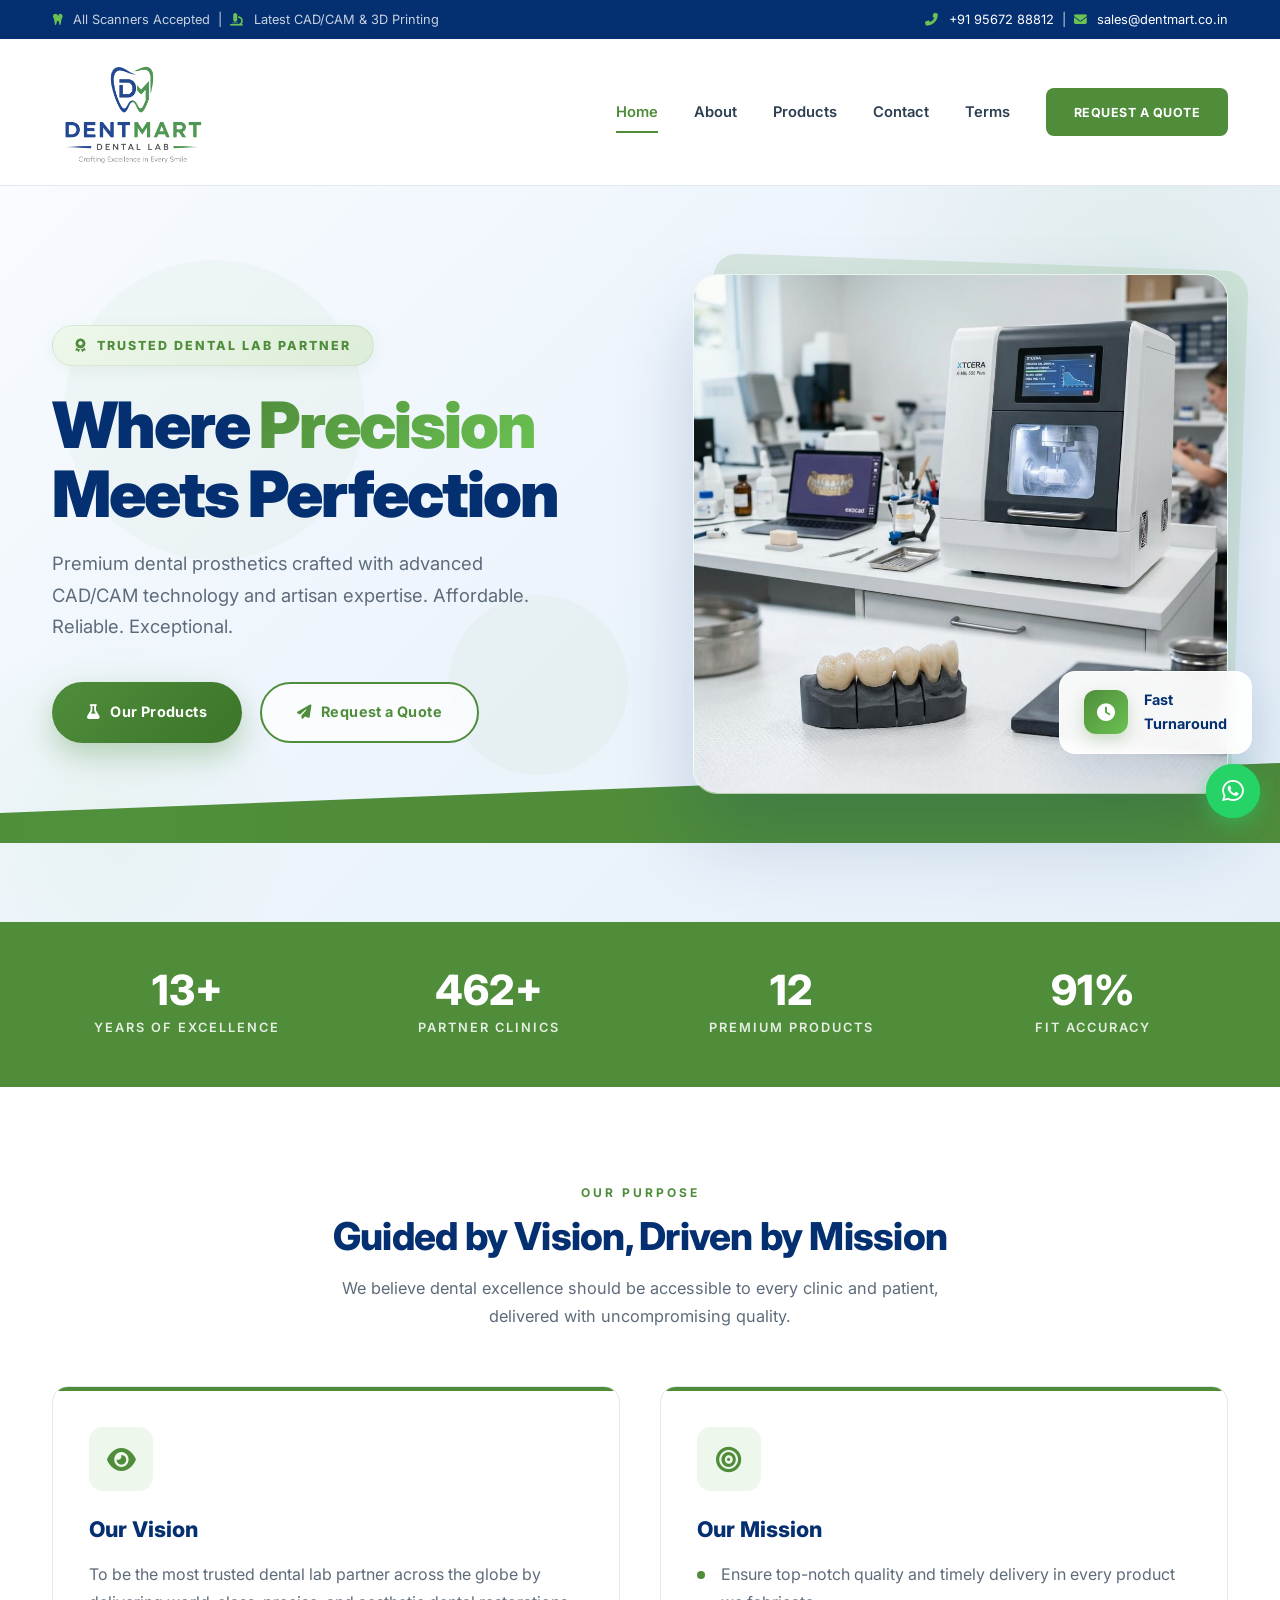
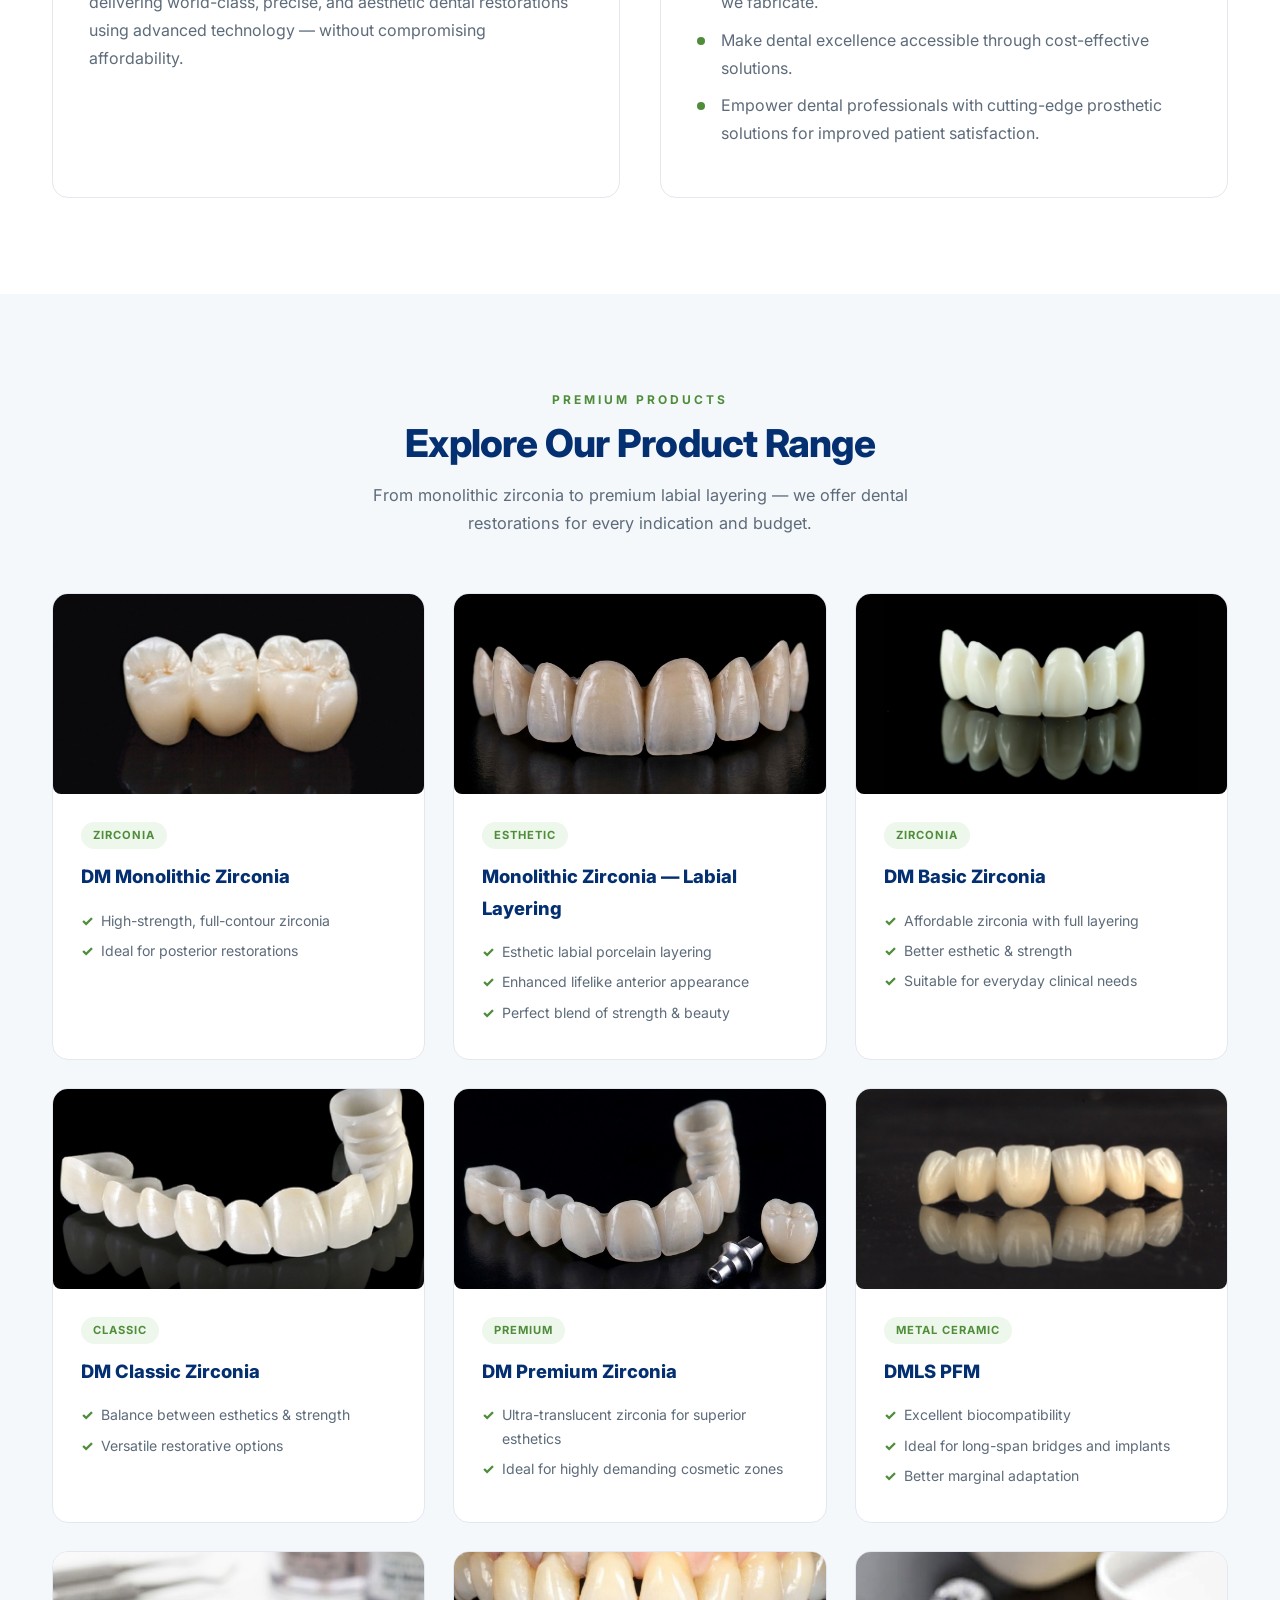
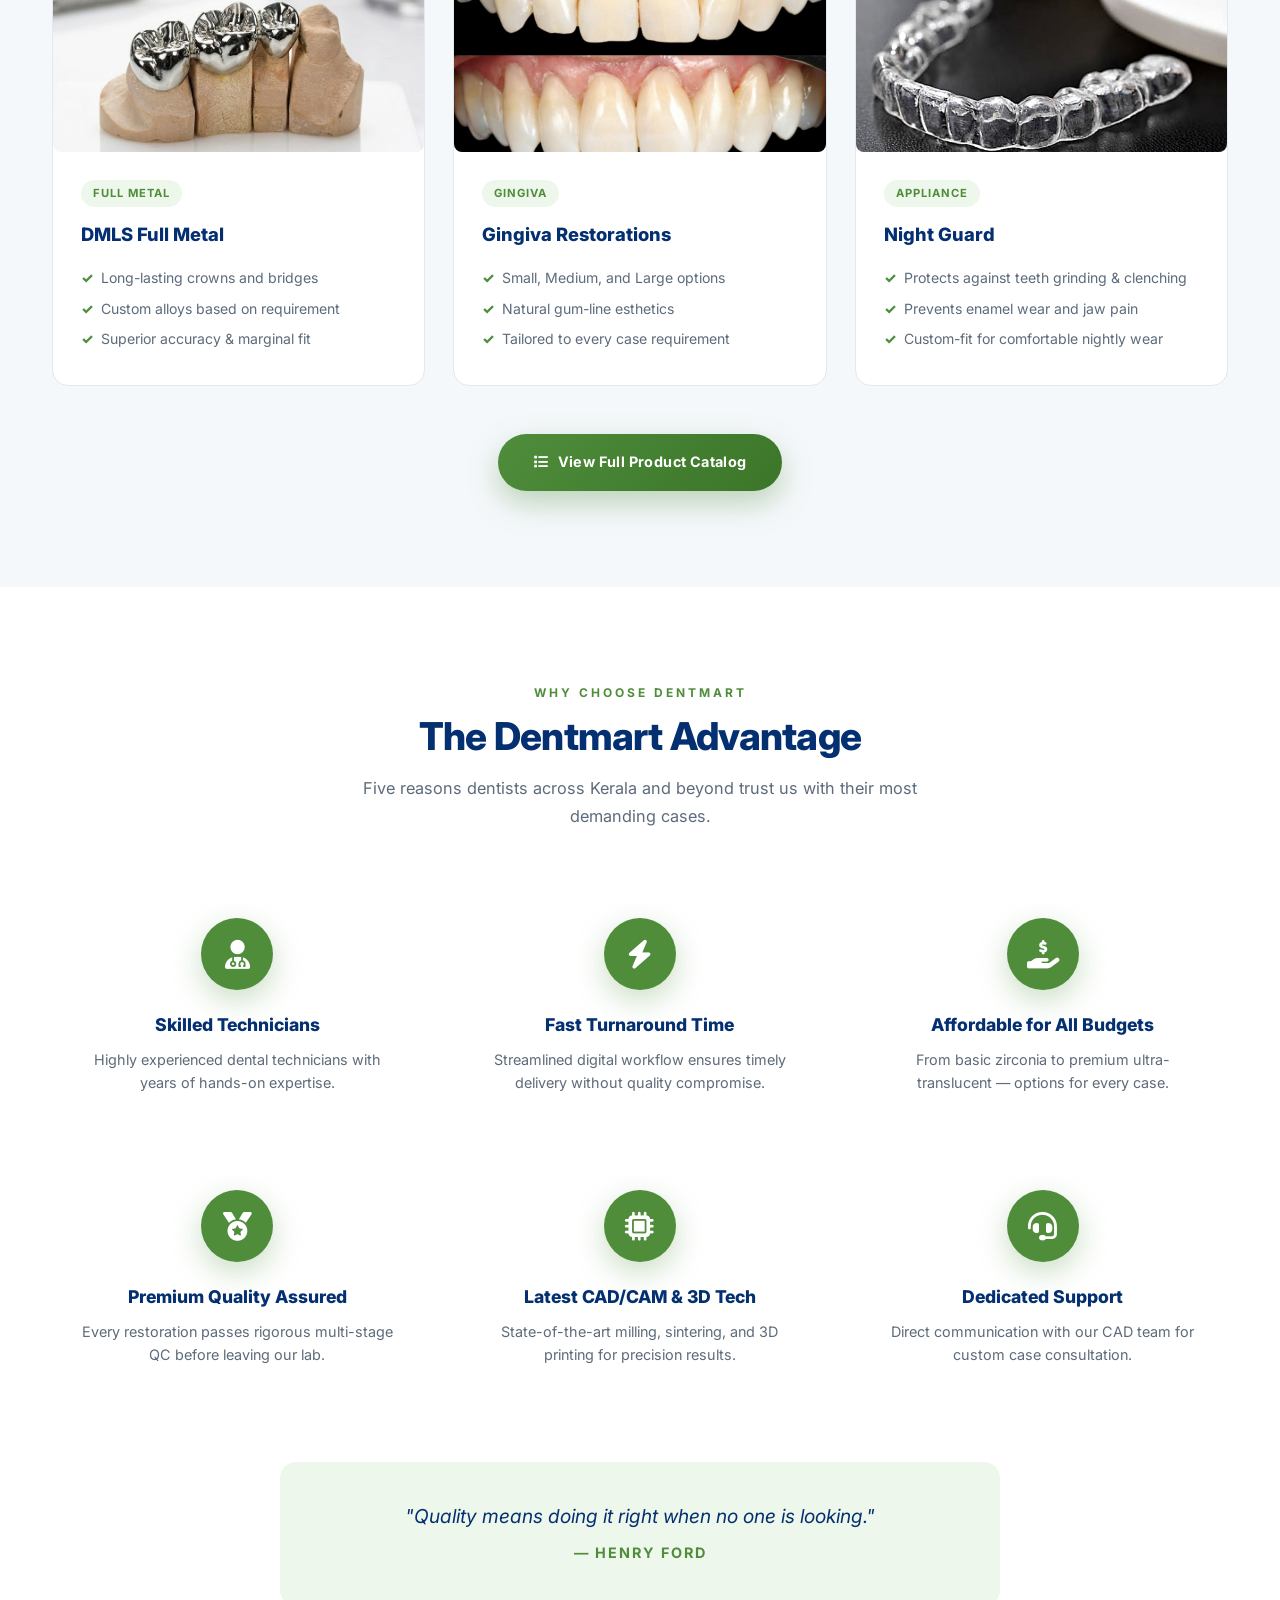
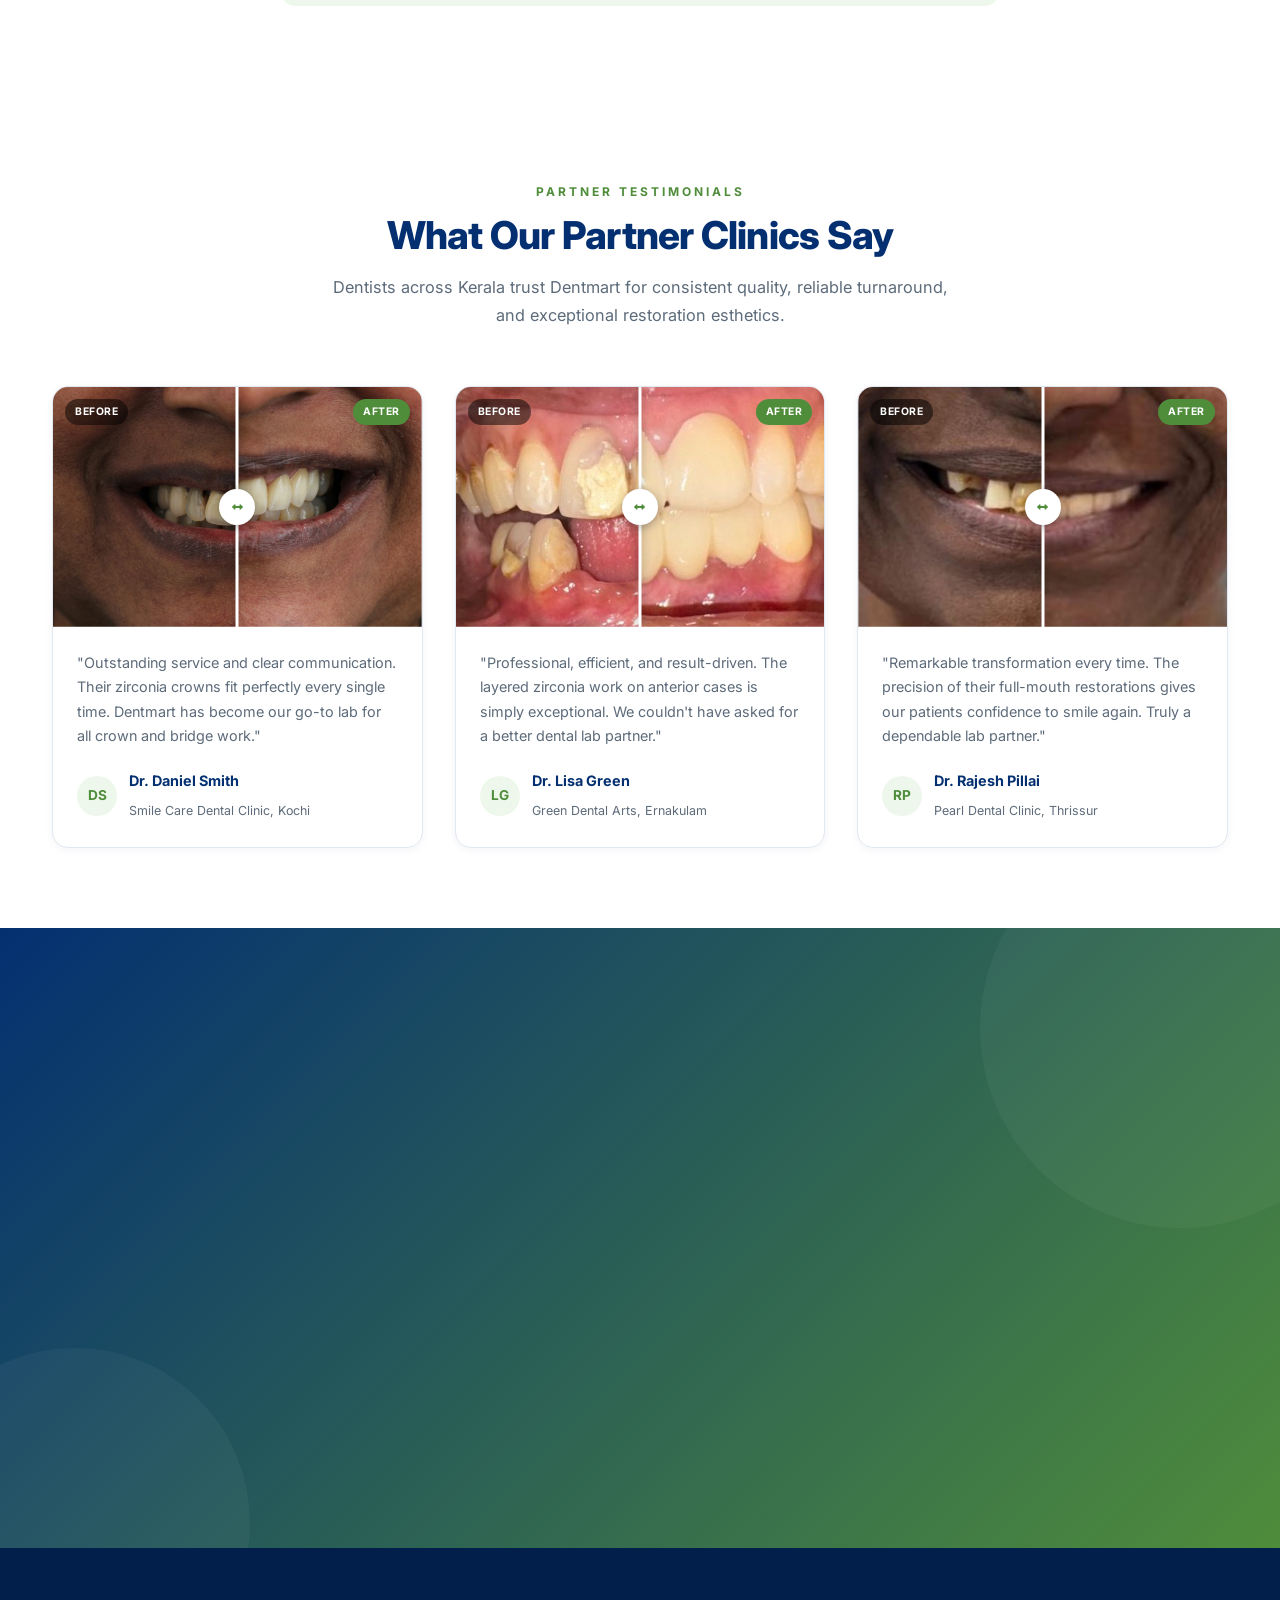
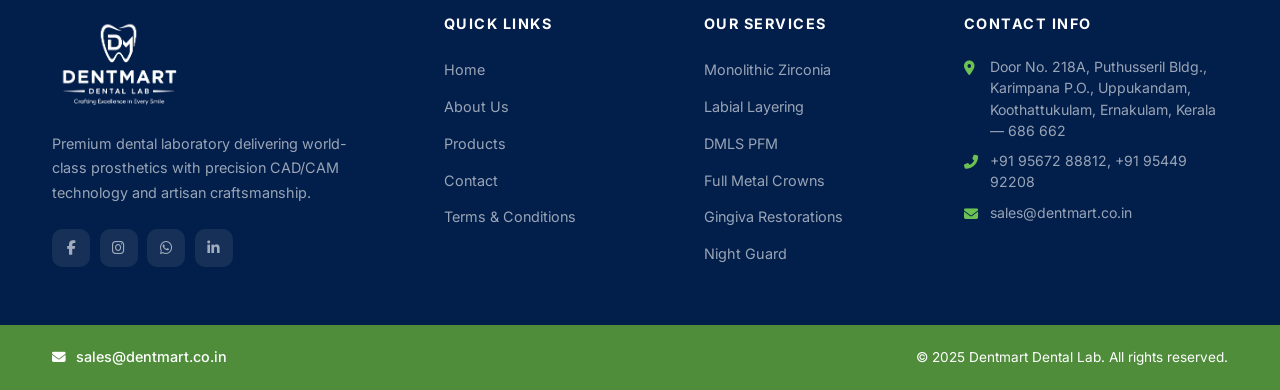
<file: index.html>
<!DOCTYPE html>
<html lang="en">
<head>
<meta charset="UTF-8">
<meta name="viewport" content="width=device-width, initial-scale=1.0">
<title>Dentmart Dental Lab — Where Precision Meets Perfection</title>
<meta name="description" content="Dentmart Dental Lab — Premium dental prosthetics, zirconia crowns, DMLS PFM, and intraoral scanning. Serving dental practices with precision and affordability.">
<link href="https://fonts.googleapis.com/css2?family=Inter:wght@300;400;500;600;700;800;900&family=Dancing+Script:wght@500;600;700&display=swap" rel="stylesheet">
<link rel="stylesheet" href="https://cdnjs.cloudflare.com/ajax/libs/font-awesome/6.5.1/css/all.min.css">
<link rel="stylesheet" href="/assets/style.css">
<link rel="icon" href="/assets/logo.png">
</head>
<body>

<!-- Top Bar -->
<div class="topbar">
  <div class="container">
    <div><i class="fas fa-tooth"></i> All Scanners Accepted &nbsp;|&nbsp; <i class="fas fa-microscope"></i> Latest CAD/CAM &amp; 3D Printing</div>
    <div>
      <i class="fas fa-phone-alt"></i> <a href="tel:+919567288812">+91 95672 88812</a> &nbsp;|&nbsp;
      <i class="fas fa-envelope"></i> <a href="mailto:sales@dentmart.co.in">sales@dentmart.co.in</a>
    </div>
  </div>
</div>

<!-- Header -->
<header class="header">
  <div class="container">
    <a href="/"><img src="/assets/logo.png" alt="Dentmart Dental Lab" class="logo-img"></a>
    <nav class="nav">
      <a href="/" class="active">Home</a>
      <a href="/about/">About</a>
      <a href="/products/">Products</a>
      <a href="/contact/">Contact</a>
      <a href="/terms/">Terms</a>
      <a href="/contact/" class="cta">Request a Quote</a>
    </nav>
    <button class="menu-toggle" aria-label="Menu"><i class="fas fa-bars"></i></button>
  </div>
</header>

<!-- Hero -->
<section class="hero">
  <div class="hero-top">
    <div class="container">
      <div class="reveal-left">
        <div class="hero-badge"><i class="fas fa-award"></i> Trusted Dental Lab Partner</div>
        <h1>Where <span>Precision</span><br>Meets Perfection</h1>
        <p>Premium dental prosthetics crafted with advanced CAD/CAM technology and artisan expertise. Affordable. Reliable. Exceptional.</p>
        <div class="hero-btns">
          <a href="/products/" class="btn btn-primary"><i class="fas fa-flask"></i> Our Products</a>
          <a href="/contact/" class="btn btn-outline"><i class="fas fa-paper-plane"></i> Request a Quote</a>
        </div>
      </div>
      <div class="hero-img-wrap reveal-right">
        <img src="/assets/hero.jpg" alt="Dentmart Dental Lab" class="hero-img">
        <div class="hero-bubble bottom">
          <i class="fas fa-clock"></i>
          <span>Fast<br>Turnaround</span>
        </div>
      </div>
    </div>
  </div>
  <div class="hero-deco d1"></div>
  <div class="hero-deco d2"></div>
  <div class="hero-deco d3"></div>
</section>

<!-- Stats -->
<section class="stats">
  <div class="container">
    <div class="stats-grid">
      <div class="stat reveal reveal-delay-1"><h3 data-counter data-target="15" data-suffix="+">0</h3><p>Years of Excellence</p></div>
      <div class="stat reveal reveal-delay-2"><h3 data-counter data-target="500" data-suffix="+">0</h3><p>Partner Clinics</p></div>
      <div class="stat reveal reveal-delay-3"><h3 data-counter data-target="14" data-suffix="">0</h3><p>Premium Products</p></div>
      <div class="stat reveal reveal-delay-4"><h3 data-counter data-target="99" data-suffix="%">0</h3><p>Fit Accuracy</p></div>
    </div>
  </div>
</section>

<!-- Mission & Vision -->
<section class="section" id="vision">
  <div class="container">
    <div class="section-head reveal">
      <small>Our Purpose</small>
      <h2>Guided by Vision, Driven by Mission</h2>
      <p>We believe dental excellence should be accessible to every clinic and patient, delivered with uncompromising quality.</p>
    </div>
    <div class="mv-grid">
      <div class="mv-card reveal reveal-delay-1">
        <div class="mv-icon"><i class="fas fa-eye"></i></div>
        <h3>Our Vision</h3>
        <p>To be the most trusted dental lab partner across the globe by delivering world-class, precise, and aesthetic dental restorations using advanced technology — without compromising affordability.</p>
      </div>
      <div class="mv-card reveal reveal-delay-2">
        <div class="mv-icon"><i class="fas fa-bullseye"></i></div>
        <h3>Our Mission</h3>
        <ul>
          <li>Ensure top-notch quality and timely delivery in every product we fabricate.</li>
          <li>Make dental excellence accessible through cost-effective solutions.</li>
          <li>Empower dental professionals with cutting-edge prosthetic solutions for improved patient satisfaction.</li>
        </ul>
      </div>
    </div>
  </div>
</section>

<!-- Products Preview -->
<section class="section section-alt" id="products-preview">
  <div class="container">
    <div class="section-head reveal">
      <small>Premium Products</small>
      <h2>Explore Our Product Range</h2>
      <p>From monolithic zirconia to premium labial layering — we offer dental restorations for every indication and budget.</p>
    </div>
    <div class="products-grid">
      <div class="product-card reveal reveal-delay-1">
        <div class="product-img zoom-wrap"><img src="/assets/product-zirconia-mono.jpg" alt="Monolithic Zirconia"></div>
        <div class="product-body">
          <span class="product-tag">Zirconia</span>
          <h3>DM Monolithic Zirconia</h3>
          <ul>
            <li>High-strength, full-contour zirconia</li>
            <li>Ideal for posterior restorations</li>
          </ul>
        </div>
      </div>
      <div class="product-card reveal reveal-delay-2">
        <div class="product-img zoom-wrap"><img src="/assets/product-zirconia-layer.jpg" alt="Labial Layering"></div>
        <div class="product-body">
          <span class="product-tag">Esthetic</span>
          <h3>Monolithic Zirconia — Labial Layering</h3>
          <ul>
            <li>Esthetic labial porcelain layering</li>
            <li>Enhanced lifelike anterior appearance</li>
            <li>Perfect blend of strength &amp; beauty</li>
          </ul>
        </div>
      </div>
      <div class="product-card reveal reveal-delay-3">
        <div class="product-img zoom-wrap"><img src="/assets/product-zirconia-basic.jpg" alt="DM Basic Zirconia"></div>
        <div class="product-body">
          <span class="product-tag">Zirconia</span>
          <h3>DM Basic Zirconia</h3>
          <ul>
            <li>Affordable zirconia with full layering</li>
            <li>Better esthetic &amp; strength</li>
            <li>Suitable for everyday clinical needs</li>
          </ul>
        </div>
      </div>
      <div class="product-card reveal reveal-delay-4">
        <div class="product-img zoom-wrap"><img src="/assets/product-zirconia-classic.jpg" alt="DM Classic Zirconia"></div>
        <div class="product-body">
          <span class="product-tag">Classic</span>
          <h3>DM Classic Zirconia</h3>
          <ul>
            <li>Balance between esthetics &amp; strength</li>
            <li>Versatile restorative options</li>
          </ul>
        </div>
      </div>
      <div class="product-card reveal reveal-delay-2">
        <div class="product-img zoom-wrap"><img src="/assets/product-zirconia-premium.jpg" alt="DM Premium Zirconia"></div>
        <div class="product-body">
          <span class="product-tag">Premium</span>
          <h3>DM Premium Zirconia</h3>
          <ul>
            <li>Ultra-translucent zirconia for superior esthetics</li>
            <li>Ideal for highly demanding cosmetic zones</li>
          </ul>
        </div>
      </div>
      <div class="product-card reveal reveal-delay-3">
        <div class="product-img zoom-wrap"><img src="/assets/product-pfm.jpg" alt="DMLS PFM"></div>
        <div class="product-body">
          <span class="product-tag">Metal Ceramic</span>
          <h3>DMLS PFM</h3>
          <ul>
            <li>Excellent biocompatibility</li>
            <li>Ideal for long-span bridges and implants</li>
            <li>Better marginal adaptation</li>
          </ul>
        </div>
      </div>
      <div class="product-card reveal reveal-delay-4">
        <div class="product-img zoom-wrap"><img src="/assets/product-metal.jpg" alt="DMLS Full Metal"></div>
        <div class="product-body">
          <span class="product-tag">Full Metal</span>
          <h3>DMLS Full Metal</h3>
          <ul>
            <li>Long-lasting crowns and bridges</li>
            <li>Custom alloys based on requirement</li>
            <li>Superior accuracy &amp; marginal fit</li>
          </ul>
        </div>
      </div>
      <div class="product-card reveal reveal-delay-1">
        <div class="product-img zoom-wrap"><img src="/assets/product-gingiva.jpg" alt="Gingiva Restorations"></div>
        <div class="product-body">
          <span class="product-tag">Gingiva</span>
          <h3>Gingiva Restorations</h3>
          <ul>
            <li>Small, Medium, and Large options</li>
            <li>Natural gum-line esthetics</li>
            <li>Tailored to every case requirement</li>
          </ul>
        </div>
      </div>
      <div class="product-card reveal reveal-delay-2">
        <div class="product-img zoom-wrap"><img src="/assets/product-nightguard.jpg" alt="Night Guard"></div>
        <div class="product-body">
          <span class="product-tag">Appliance</span>
          <h3>Night Guard</h3>
          <ul>
            <li>Protects against teeth grinding &amp; clenching</li>
            <li>Prevents enamel wear and jaw pain</li>
            <li>Custom-fit for comfortable nightly wear</li>
          </ul>
        </div>
      </div>
    </div>
    <div style="text-align:center;margin-top:3rem">
      <a href="/products/" class="btn btn-primary"><i class="fas fa-list"></i> View Full Product Catalog</a>
    </div>
  </div>
</section>

<!-- Why Choose -->
<section class="section" id="why">
  <div class="container">
    <div class="section-head reveal">
      <small>Why Choose Dentmart</small>
      <h2>The Dentmart Advantage</h2>
      <p>Five reasons dentists across Kerala and beyond trust us with their most demanding cases.</p>
    </div>
    <div class="why-grid">
      <div class="why-card reveal reveal-delay-1"><div class="why-icon"><i class="fas fa-user-md"></i></div><h3>Skilled Technicians</h3><p>Highly experienced dental technicians with years of hands-on expertise.</p></div>
      <div class="why-card reveal reveal-delay-2"><div class="why-icon"><i class="fas fa-bolt"></i></div><h3>Fast Turnaround Time</h3><p>Streamlined digital workflow ensures timely delivery without quality compromise.</p></div>
      <div class="why-card reveal reveal-delay-3"><div class="why-icon"><i class="fas fa-hand-holding-usd"></i></div><h3>Affordable for All Budgets</h3><p>From basic zirconia to premium ultra-translucent — options for every case.</p></div>
      <div class="why-card reveal reveal-delay-4"><div class="why-icon"><i class="fas fa-medal"></i></div><h3>Premium Quality Assured</h3><p>Every restoration passes rigorous multi-stage QC before leaving our lab.</p></div>
      <div class="why-card reveal reveal-delay-5"><div class="why-icon"><i class="fas fa-microchip"></i></div><h3>Latest CAD/CAM &amp; 3D Tech</h3><p>State-of-the-art milling, sintering, and 3D printing for precision results.</p></div>
      <div class="why-card reveal reveal-delay-1"><div class="why-icon"><i class="fas fa-headset"></i></div><h3>Dedicated Support</h3><p>Direct communication with our CAD team for custom case consultation.</p></div>
    </div>
    <div class="quote-block">
      <p>"Quality means doing it right when no one is looking."</p>
      <span>— Henry Ford</span>
    </div>
  </div>
</section>

<!-- Testimonials -->
<section class="section testimonials-section" id="testimonials">
  <div class="container">
    <div class="section-head reveal">
      <small>Partner Testimonials</small>
      <h2>What Our Partner Clinics Say</h2>
      <p>Dentists across Kerala trust Dentmart for consistent quality, reliable turnaround, and exceptional restoration esthetics.</p>
    </div>
    <div class="testimonials-grid">
      <div class="testimonial-card reveal reveal-delay-1">
        <div class="ba-slider" data-slider="1">
          <div class="ba-before-layer">
            <img src="/assets/testimonial-before1.jpg" alt="Before">
            <span class="ba-label before">Before</span>
          </div>
          <div class="ba-after-layer">
            <img src="/assets/testimonial-after1.jpg" alt="After">
            <span class="ba-label after">After</span>
          </div>
          <div class="ba-handle"></div>
        </div>
        <div class="testimonial-body">
          <p>"Outstanding service and clear communication. Their zirconia crowns fit perfectly every single time. Dentmart has become our go-to lab for all crown and bridge work."</p>
          <div class="testimonial-author">
            <div class="testimonial-avatar">DS</div>
            <div class="testimonial-author-info">
              <h4>Dr. Daniel Smith</h4>
              <span>Smile Care Dental Clinic, Kochi</span>
            </div>
          </div>
        </div>
      </div>
      <div class="testimonial-card reveal reveal-delay-2">
        <div class="ba-slider" data-slider="2">
          <div class="ba-before-layer">
            <img src="/assets/testimonial-before2.jpg" alt="Before">
            <span class="ba-label before">Before</span>
          </div>
          <div class="ba-after-layer">
            <img src="/assets/testimonial-after2.jpg" alt="After">
            <span class="ba-label after">After</span>
          </div>
          <div class="ba-handle"></div>
        </div>
        <div class="testimonial-body">
          <p>"Professional, efficient, and result-driven. The layered zirconia work on anterior cases is simply exceptional. We couldn't have asked for a better dental lab partner."</p>
          <div class="testimonial-author">
            <div class="testimonial-avatar">LG</div>
            <div class="testimonial-author-info">
              <h4>Dr. Lisa Green</h4>
              <span>Green Dental Arts, Ernakulam</span>
            </div>
          </div>
        </div>
      </div>
      <div class="testimonial-card reveal reveal-delay-3">
        <div class="ba-slider" data-slider="3">
          <div class="ba-before-layer">
            <img src="/assets/testimonial-before3.jpg" alt="Before">
            <span class="ba-label before">Before</span>
          </div>
          <div class="ba-after-layer">
            <img src="/assets/testimonial-after3.jpg" alt="After">
            <span class="ba-label after">After</span>
          </div>
          <div class="ba-handle"></div>
        </div>
        <div class="testimonial-body">
          <p>"Remarkable transformation every time. The precision of their full-mouth restorations gives our patients confidence to smile again. Truly a dependable lab partner."</p>
          <div class="testimonial-author">
            <div class="testimonial-avatar">RP</div>
            <div class="testimonial-author-info">
              <h4>Dr. Rajesh Pillai</h4>
              <span>Pearl Dental Clinic, Thrissur</span>
            </div>
          </div>
        </div>
      </div>
    </div>
  </div>
</section>

<!-- Intraoral Scanner CTA -->
<section class="scanner" id="scanning">
  <div class="container">
    <div class="scanner-content reveal-left">
      <small>Intraoral Scanning</small>
      <h2>All Scanners are<br>Accepted <span class="script">at Dentmart</span></h2>
      <p>Whether you use iTero, 3Shape TRIOS, Medit, Primescan, or any other intraoral scanner — we accept all digital impressions and deliver precision restorations tailored to your workflow.</p>
      <div class="scanner-info">
        <span><i class="fas fa-phone-alt"></i> For more information: <strong style="color:#fff">+91 95672 88817</strong></span>
        <span><i class="fas fa-envelope"></i> <a href="mailto:sales@dentmart.co.in" style="color:#fff">sales@dentmart.co.in</a></span>
      </div>
      <a href="/contact/" class="btn btn-light"><i class="fas fa-paper-plane"></i> Submit a Digital Case</a>
    </div>
    <div class="reveal-right">
      <img src="/assets/scanner.jpg" alt="Intraoral Scanning" class="scanner-img">
    </div>
  </div>
</section>

<!-- Footer -->
<footer class="footer">
  <div class="container">
    <div class="footer-grid">
      <div class="footer-brand">
        <img src="/assets/logo.png" alt="Dentmart" class="logo-img">
        <p>Premium dental laboratory delivering world-class prosthetics with precision CAD/CAM technology and artisan craftsmanship.</p>
        <div class="footer-social">
          <a href="#" aria-label="Facebook"><i class="fab fa-facebook-f"></i></a>
          <a href="#" aria-label="Instagram"><i class="fab fa-instagram"></i></a>
          <a href="#" aria-label="WhatsApp"><i class="fab fa-whatsapp"></i></a>
          <a href="#" aria-label="LinkedIn"><i class="fab fa-linkedin-in"></i></a>
        </div>
      </div>
      <div>
        <h4>Quick Links</h4>
        <ul>
          <li><a href="/">Home</a></li>
          <li><a href="/about/">About Us</a></li>
          <li><a href="/products/">Products</a></li>
          <li><a href="/contact/">Contact</a></li>
          <li><a href="/terms/">Terms &amp; Conditions</a></li>
        </ul>
      </div>
      <div>
        <h4>Our Services</h4>
        <ul>
          <li><a href="/products/">Monolithic Zirconia</a></li>
          <li><a href="/products/">Labial Layering</a></li>
          <li><a href="/products/">DMLS PFM</a></li>
          <li><a href="/products/">Full Metal Crowns</a></li>
          <li><a href="/products/">Gingiva Restorations</a></li>
          <li><a href="/products/">Night Guard</a></li>
        </ul>
      </div>
      <div>
        <h4>Contact Info</h4>
        <ul class="footer-contact">
          <li><i class="fas fa-map-marker-alt"></i> Door No. 218A, Puthusseril Bldg., Karimpana P.O., Uppukandam, Koothattukulam, Ernakulam, Kerala — 686 662</li>
          <li><i class="fas fa-phone-alt"></i> +91 95672 88812, +91 95449 92208</li>
          <li><i class="fas fa-envelope"></i> sales@dentmart.co.in</li>
        </ul>
      </div>
    </div>
  </div>
  <div class="footer-bar">
    <div class="container">
      <span><i class="fas fa-envelope"></i> <a href="mailto:sales@dentmart.co.in">sales@dentmart.co.in</a></span>
      <span>&copy; 2025 Dentmart Dental Lab. All rights reserved.</span>
    </div>
  </div>
</footer>

<script>
  document.addEventListener('contextmenu', function(e) { e.preventDefault(); return false; });
</script>
<script src="/assets/main.js"></script>
</body>
</html>
</file>
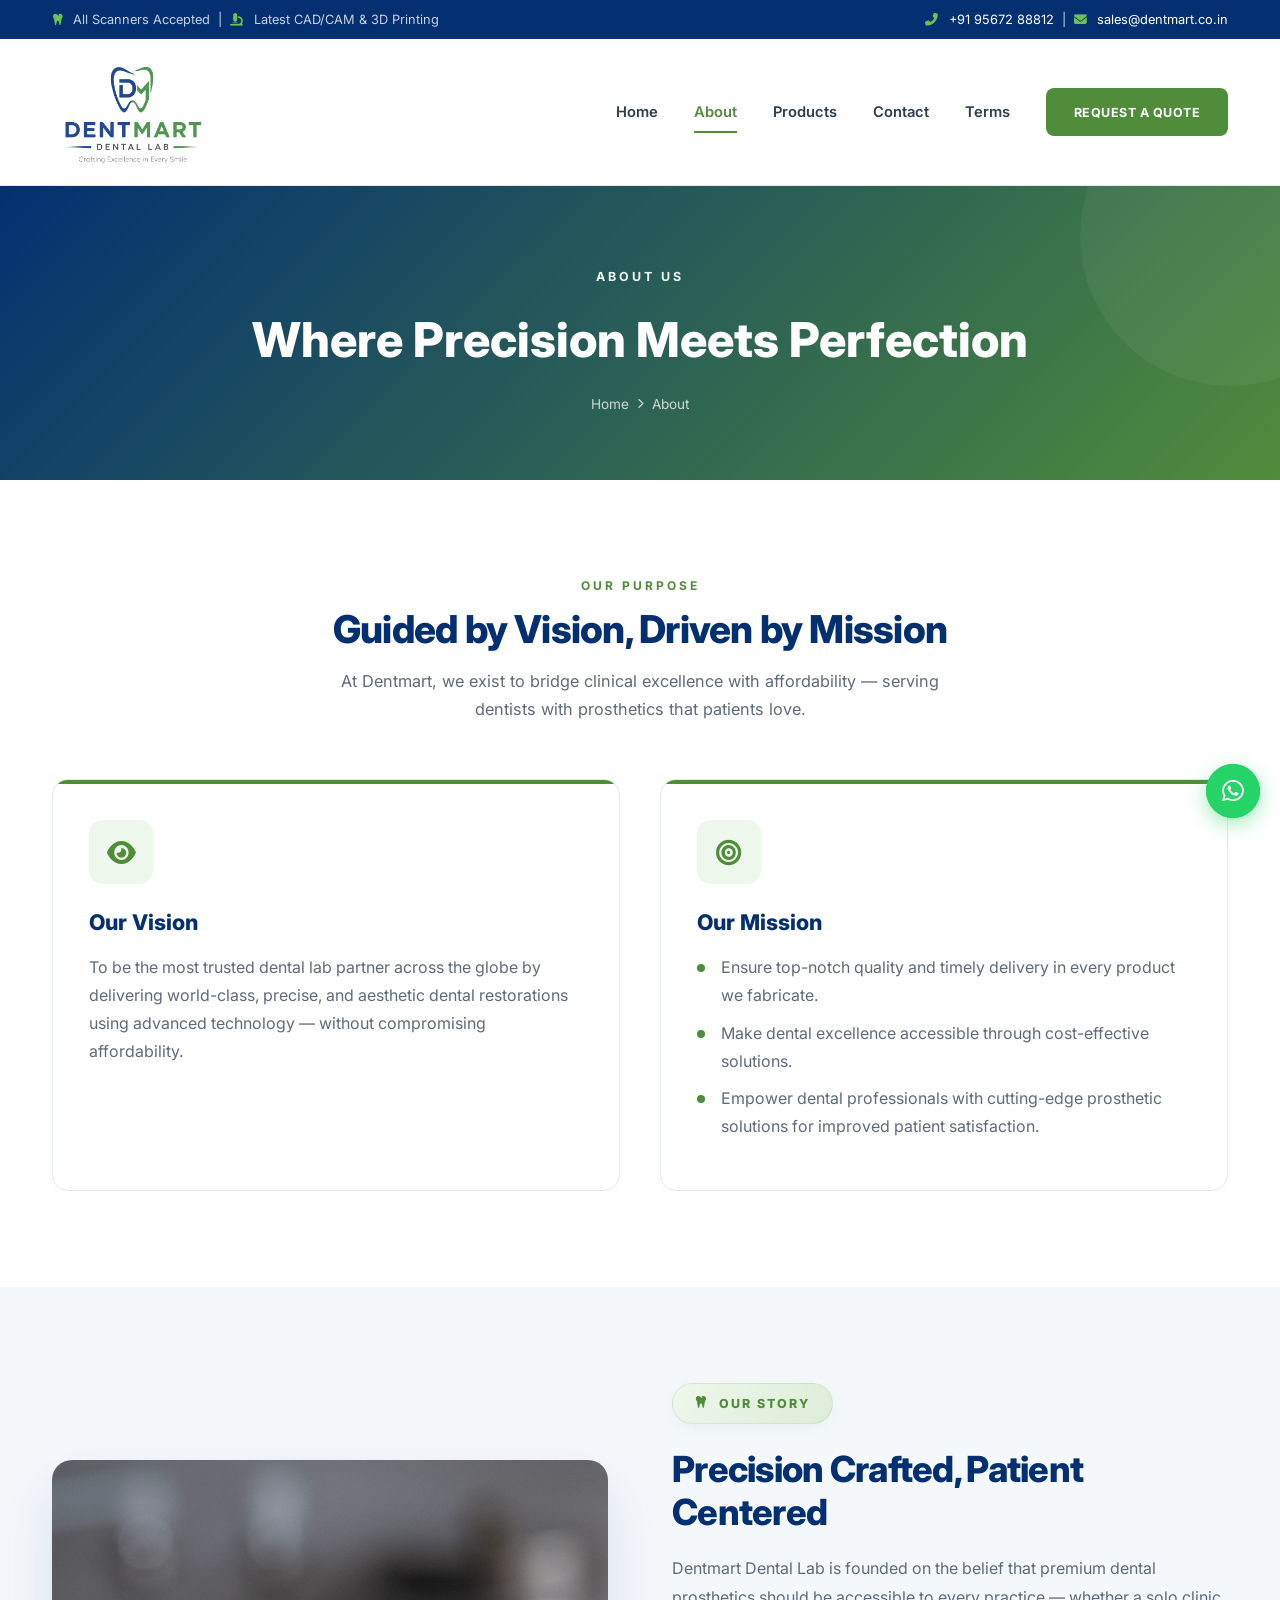
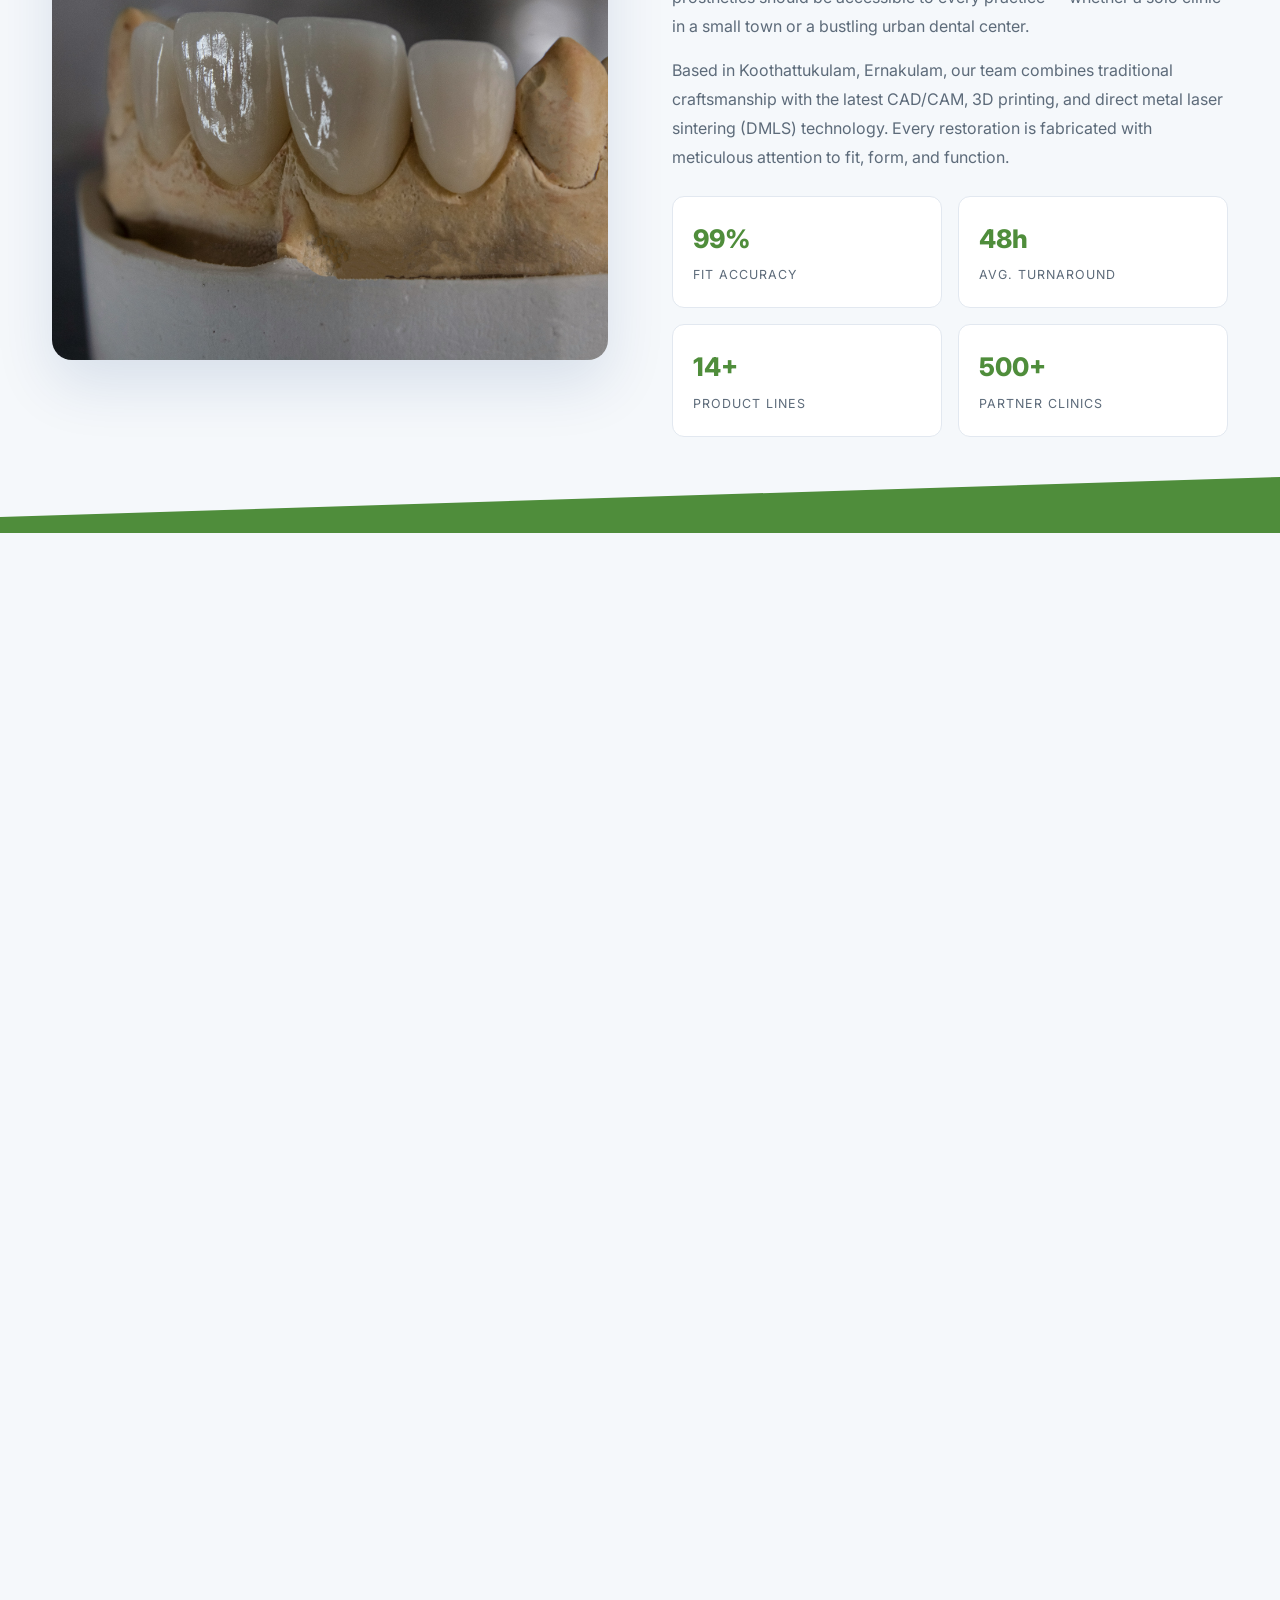
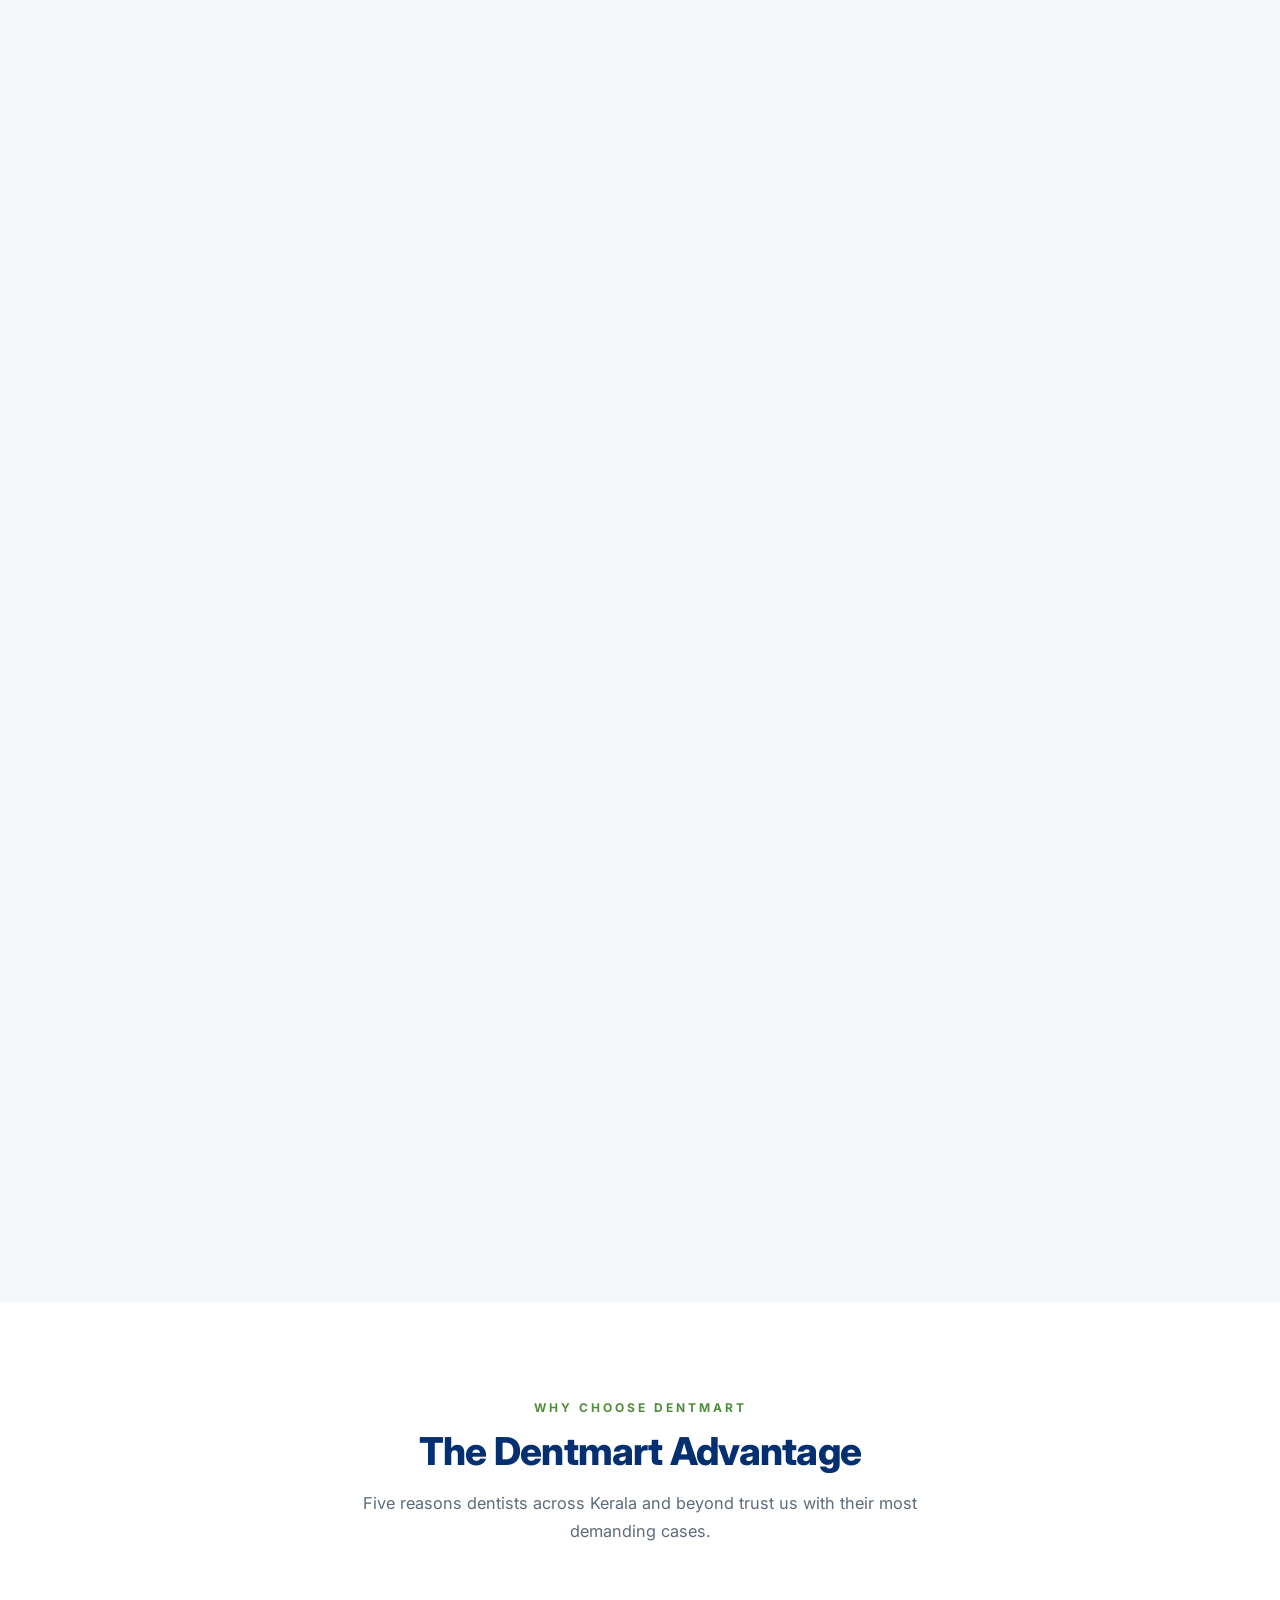
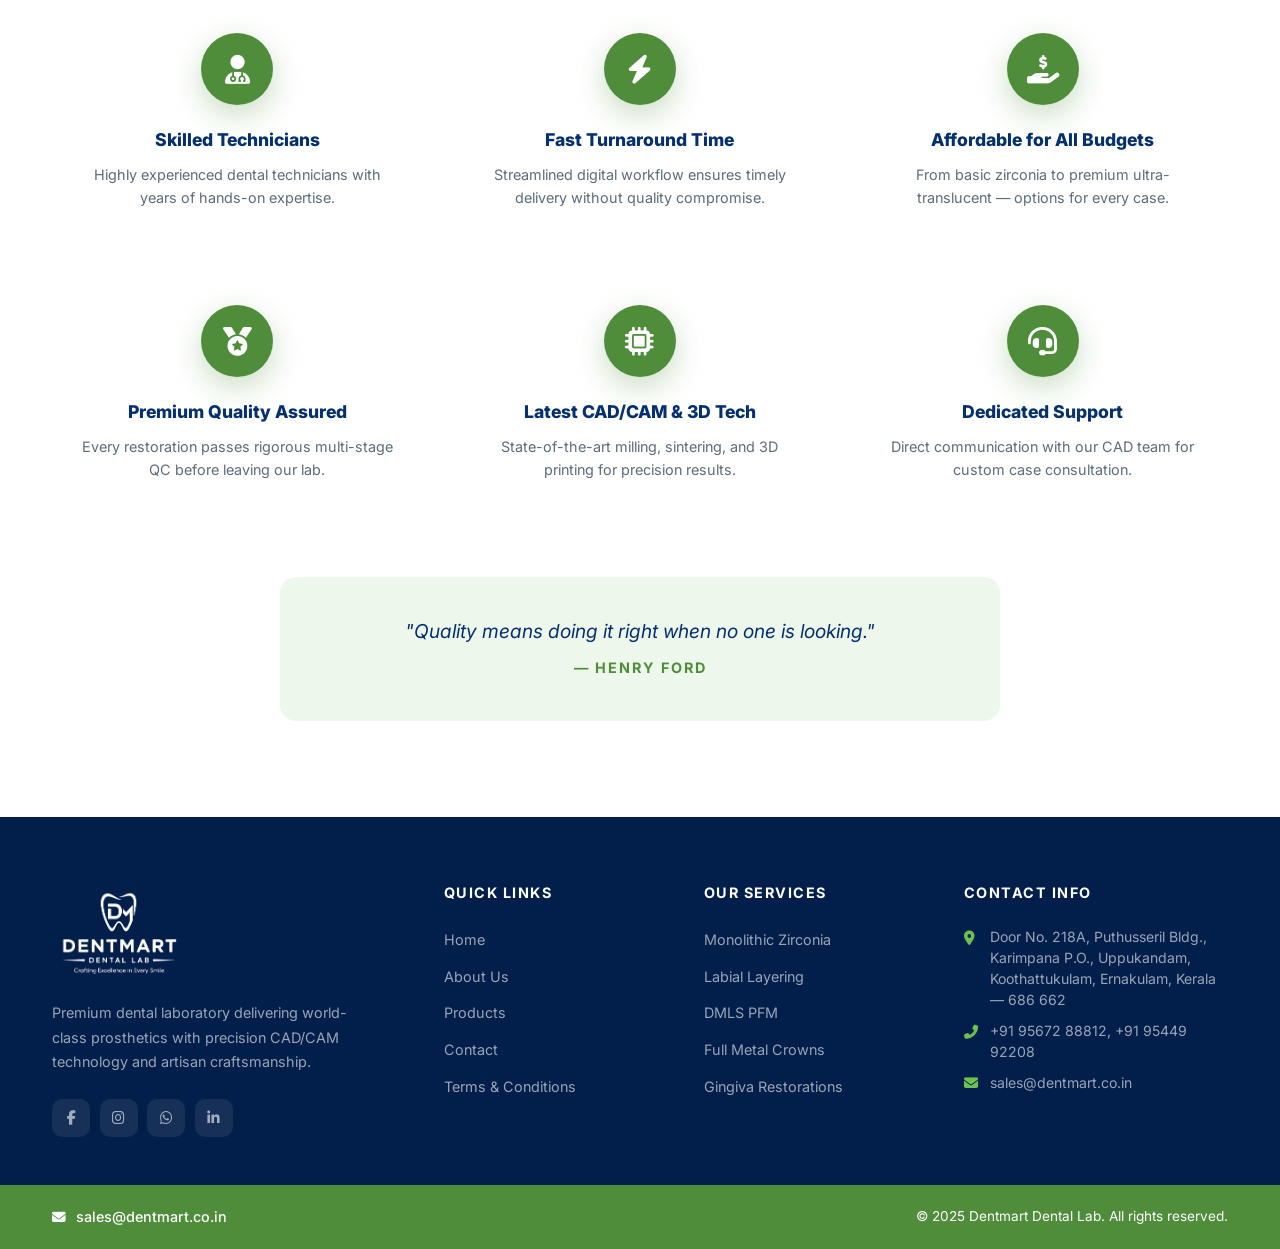
<file: about/index.html>
<!DOCTYPE html>
<html lang="en">
<head>
<meta charset="UTF-8">
<meta name="viewport" content="width=device-width, initial-scale=1.0">
<title>About Us — Dentmart Dental Lab</title>
<meta name="description" content="Learn about Dentmart Dental Lab — our vision, mission, and commitment to precision dental prosthetics.">
<link href="https://fonts.googleapis.com/css2?family=Inter:wght@300;400;500;600;700;800;900&family=Dancing+Script:wght@500;600;700&display=swap" rel="stylesheet">
<link rel="stylesheet" href="https://cdnjs.cloudflare.com/ajax/libs/font-awesome/6.5.1/css/all.min.css">
<link rel="stylesheet" href="/assets/style.css">
<link rel="icon" href="/assets/logo.png">
</head>
<body>

<!-- Top Bar -->
<div class="topbar">
  <div class="container">
    <div><i class="fas fa-tooth"></i> All Scanners Accepted &nbsp;|&nbsp; <i class="fas fa-microscope"></i> Latest CAD/CAM &amp; 3D Printing</div>
    <div>
      <i class="fas fa-phone-alt"></i> <a href="tel:+919567288812">+91 95672 88812</a> &nbsp;|&nbsp;
      <i class="fas fa-envelope"></i> <a href="mailto:sales@dentmart.co.in">sales@dentmart.co.in</a>
    </div>
  </div>
</div>

<!-- Header -->
<header class="header">
  <div class="container">
    <a href="/"><img src="/assets/logo.png" alt="Dentmart Dental Lab" class="logo-img"></a>
    <nav class="nav">
      <a href="/">Home</a>
      <a href="/about/" class="active">About</a>
      <a href="/products/">Products</a>
      <a href="/contact/">Contact</a>
      <a href="/terms/">Terms</a>
      <a href="/contact/" class="cta">Request a Quote</a>
    </nav>
    <button class="menu-toggle" aria-label="Menu"><i class="fas fa-bars"></i></button>
  </div>
</header>

<!-- Page Header -->
<section class="page-header">
  <div class="container">
    <small>About Us</small>
    <h1>Where Precision Meets Perfection</h1>
    <div class="breadcrumb">
      <a href="/">Home</a>
      <i class="fas fa-chevron-right"></i>
      <span>About</span>
    </div>
  </div>
</section>

<!-- Mission & Vision -->
<section class="section">
  <div class="container">
    <div class="section-head">
      <small>Our Purpose</small>
      <h2>Guided by Vision, Driven by Mission</h2>
      <p>At Dentmart, we exist to bridge clinical excellence with affordability — serving dentists with prosthetics that patients love.</p>
    </div>
    <div class="mv-grid">
      <div class="mv-card">
        <div class="mv-icon"><i class="fas fa-eye"></i></div>
        <h3>Our Vision</h3>
        <p>To be the most trusted dental lab partner across the globe by delivering world-class, precise, and aesthetic dental restorations using advanced technology — without compromising affordability.</p>
      </div>
      <div class="mv-card">
        <div class="mv-icon"><i class="fas fa-bullseye"></i></div>
        <h3>Our Mission</h3>
        <ul>
          <li>Ensure top-notch quality and timely delivery in every product we fabricate.</li>
          <li>Make dental excellence accessible through cost-effective solutions.</li>
          <li>Empower dental professionals with cutting-edge prosthetic solutions for improved patient satisfaction.</li>
        </ul>
      </div>
    </div>
  </div>
</section>

<!-- Story Section -->
<section class="section section-alt story-section">
  <div class="container">
    <div>
      <div style="display:grid;grid-template-columns:1fr 1fr;gap:4rem;align-items:center">
        <div>
          <img src="/assets/about-story.jpg" alt="Dentmart Lab" style="border-radius:20px;width:100%;height:500px;object-fit:cover;box-shadow:var(--shadow-lg)">
        </div>
        <div>
          <div class="hero-badge"><i class="fas fa-tooth"></i> Our Story</div>
          <h2 style="font-size:2.25rem;font-weight:800;color:var(--blue-dark);margin-bottom:1.25rem;line-height:1.2;letter-spacing:-.02em">Precision Crafted, Patient Centered</h2>
          <p style="color:var(--text-muted);margin-bottom:1rem;line-height:1.8">Dentmart Dental Lab is founded on the belief that premium dental prosthetics should be accessible to every practice — whether a solo clinic in a small town or a bustling urban dental center.</p>
          <p style="color:var(--text-muted);margin-bottom:1.5rem;line-height:1.8">Based in Koothattukulam, Ernakulam, our team combines traditional craftsmanship with the latest CAD/CAM, 3D printing, and direct metal laser sintering (DMLS) technology. Every restoration is fabricated with meticulous attention to fit, form, and function.</p>
          <div class="mv-grid" style="grid-template-columns:1fr 1fr;gap:1rem">
            <div style="background:#fff;padding:1.25rem;border-radius:12px;border:1px solid var(--border)">
              <strong style="display:block;font-size:1.6rem;font-weight:800;color:var(--blue)">99%</strong>
              <span style="font-size:.78rem;color:var(--text-muted);text-transform:uppercase;letter-spacing:1px">Fit Accuracy</span>
            </div>
            <div style="background:#fff;padding:1.25rem;border-radius:12px;border:1px solid var(--border)">
              <strong style="display:block;font-size:1.6rem;font-weight:800;color:var(--blue)">48h</strong>
              <span style="font-size:.78rem;color:var(--text-muted);text-transform:uppercase;letter-spacing:1px">Avg. Turnaround</span>
            </div>
            <div style="background:#fff;padding:1.25rem;border-radius:12px;border:1px solid var(--border)">
              <strong style="display:block;font-size:1.6rem;font-weight:800;color:var(--blue)">14+</strong>
              <span style="font-size:.78rem;color:var(--text-muted);text-transform:uppercase;letter-spacing:1px">Product Lines</span>
            </div>
            <div style="background:#fff;padding:1.25rem;border-radius:12px;border:1px solid var(--border)">
              <strong style="display:block;font-size:1.6rem;font-weight:800;color:var(--blue)">500+</strong>
              <span style="font-size:.78rem;color:var(--text-muted);text-transform:uppercase;letter-spacing:1px">Partner Clinics</span>
            </div>
          </div>
        </div>
      </div>
    </div>
  </div>
</section>

<!-- Our Lab & Technology -->
<section class="section equipment-section">
  <div class="container">
    <div class="section-head reveal">
      <small>Our Lab &amp; Technology</small>
      <h2>Precision Equipment, Proven Results</h2>
      <p>We invest in the latest dental manufacturing technology to ensure every restoration meets the highest standards of fit, function, and esthetics.</p>
    </div>
    <div class="equipment-grid">
      <div class="equipment-card reveal reveal-delay-1">
        <div class="equipment-img zoom-wrap"><img src="/assets/machine-mill.jpg" alt="XTCERA X-Mill 500 Plus"></div>
        <div class="equipment-body">
          <span class="equipment-tag">5-Axis Milling</span>
          <h3>XTCERA X-Mill 500 Plus</h3>
          <p>High-precision 5-axis dental milling machine for zirconia, PMMA, and wax — delivering exceptional accuracy and surface finish.</p>
        </div>
      </div>
      <div class="equipment-card reveal reveal-delay-2">
        <div class="equipment-img zoom-wrap"><img src="/assets/machine-scanner.jpg" alt="SHINING 3D AutoScan DS-EX Pro"></div>
        <div class="equipment-body">
          <span class="equipment-tag">3D Scanning</span>
          <h3>SHINING 3D AutoScan DS-EX Pro</h3>
          <p>Dual 5.0 MP camera lab scanner capturing every detail of dies, models, and articulators with ≤ 8 μm accuracy.</p>
        </div>
      </div>
      <div class="equipment-card reveal reveal-delay-3">
        <div class="equipment-img zoom-wrap"><img src="/assets/machine-ivoclar.jpg" alt="Ivoclar Programat P310"></div>
        <div class="equipment-body">
          <span class="equipment-tag">Porcelain Firing</span>
          <h3>Ivoclar Programat P310</h3>
          <p>State-of-the-art ceramic furnace with QTK2 muffle technology and color touchscreen for flawless porcelain and glaze firing.</p>
        </div>
      </div>
      <div class="equipment-card reveal reveal-delay-4">
        <div class="equipment-img zoom-wrap"><img src="/assets/machine-furnace.jpg" alt="ZTCF-30B Zirconia Sintering Furnace"></div>
        <div class="equipment-body">
          <span class="equipment-tag">Sintering</span>
          <h3>ZTCF-30B Zirconia Sintering Furnace</h3>
          <p>High-temperature sintering oven designed specifically for dental zirconia — ensuring full density and optimal flexural strength.</p>
        </div>
      </div>
      <div class="equipment-card reveal reveal-delay-5">
        <div class="equipment-img zoom-wrap"><img src="/assets/machine-printer.jpg" alt="ELEGOO Saturn 4 12K"></div>
        <div class="equipment-body">
          <span class="equipment-tag">3D Printing</span>
          <h3>ELEGOO Saturn 4 12K</h3>
          <p>Ultra-high-resolution resin 3D printer for dental models, surgical guides, and temporaries with 19×24 micron XY resolution.</p>
        </div>
      </div>
      <div class="equipment-card reveal reveal-delay-1">
        <div class="equipment-img zoom-wrap"><img src="/assets/aoralscan3.webp" alt="SHINING 3D Aoralscan 3"></div>
        <div class="equipment-body">
          <span class="equipment-tag">Intraoral Scanning</span>
          <h3>SHINING 3D Aoralscan 3</h3>
          <p>High-performance intraoral scanner offering exceptional accuracy, speed, and AI-powered scanning for an enhanced digital workflow.</p>
        </div>
      </div>
    </div>
  </div>
</section>

<!-- Doctor Feedback -->
<section class="section" style="background:var(--bg-alt)">
  <div class="container">
    <div class="section-head reveal">
      <small>Partner Testimonials</small>
      <h2>What Dentists Say About Dentmart</h2>
      <p>Trusted by general dentists, prosthodontists, and implantologists across Kerala and South India.</p>
    </div>
    <div class="feedback-grid">
      <div class="feedback-card reveal reveal-delay-1">
        <div class="feedback-stars"><i class="fas fa-star"></i><i class="fas fa-star"></i><i class="fas fa-star"></i><i class="fas fa-star"></i><i class="fas fa-star"></i></div>
        <p>"The monolithic zirconia crowns from Dentmart have excellent marginal fit and natural translucency. My patients love the esthetics, and I love the predictable results."</p>
        <div class="feedback-author">
          <div class="feedback-avatar">RK</div>
          <div>
            <h4>Dr. Rajesh Kumar</h4>
            <span>Prosthodontist, Thrissur</span>
          </div>
        </div>
      </div>
      <div class="feedback-card reveal reveal-delay-2">
        <div class="feedback-stars"><i class="fas fa-star"></i><i class="fas fa-star"></i><i class="fas fa-star"></i><i class="fas fa-star"></i><i class="fas fa-star"></i></div>
        <p>"We switched to Dentmart for all our PFM and full metal work. The DMLS accuracy is noticeably better than conventional casting. Turnaround time is also impressive."</p>
        <div class="feedback-author">
          <div class="feedback-avatar">AM</div>
          <div>
            <h4>Dr. Anitha Menon</h4>
            <span>General Dentist, Kochi</span>
          </div>
        </div>
      </div>
      <div class="feedback-card reveal reveal-delay-3">
        <div class="feedback-stars"><i class="fas fa-star"></i><i class="fas fa-star"></i><i class="fas fa-star"></i><i class="fas fa-star"></i><i class="fas fa-star"></i></div>
        <p>"Their labial layering zirconia for anterior cases is outstanding. The characterization and surface texture rival any premium lab I've used — at a much better price point."</p>
        <div class="feedback-author">
          <div class="feedback-avatar">VP</div>
          <div>
            <h4>Dr. Vishnu Prasad</h4>
            <span>Cosmetic Dentist, Ernakulam</span>
          </div>
        </div>
      </div>
      <div class="feedback-card reveal reveal-delay-4">
        <div class="feedback-stars"><i class="fas fa-star"></i><i class="fas fa-star"></i><i class="fas fa-star"></i><i class="fas fa-star"></i><i class="fas fa-star-half-alt"></i></div>
        <p>"The digital workflow support is excellent. I send 3Shape scans directly and receive perfectly milled restorations. Their CAD team is responsive and knowledgeable."</p>
        <div class="feedback-author">
          <div class="feedback-avatar">SJ</div>
          <div>
            <h4>Dr. Sanjay Jose</h4>
            <span>Implantologist, Kottayam</span>
          </div>
        </div>
      </div>
      <div class="feedback-card reveal reveal-delay-5">
        <div class="feedback-stars"><i class="fas fa-star"></i><i class="fas fa-star"></i><i class="fas fa-star"></i><i class="fas fa-star"></i><i class="fas fa-star"></i></div>
        <p>"We've been partnering with Dentmart for over 3 years. The gingiva restorations for implant cases are beautifully crafted — natural emergence profiles every time."</p>
        <div class="feedback-author">
          <div class="feedback-avatar">PT</div>
          <div>
            <h4>Dr. Priya Thomas</h4>
            <span>Periodontist, Alappuzha</span>
          </div>
        </div>
      </div>
      <div class="feedback-card reveal reveal-delay-1">
        <div class="feedback-stars"><i class="fas fa-star"></i><i class="fas fa-star"></i><i class="fas fa-star"></i><i class="fas fa-star"></i><i class="fas fa-star"></i></div>
        <p>"Fast turnaround, excellent packaging, and zero remakes on our last 50 cases. Dentmart has become an extension of our practice. Highly recommended for any dental clinic."</p>
        <div class="feedback-author">
          <div class="feedback-avatar">MN</div>
          <div>
            <h4>Dr. Manoj Nair</h4>
            <span>General Dentist, Koothattukulam</span>
          </div>
        </div>
      </div>
    </div>
  </div>
</section>

<!-- Why Choose -->
<section class="section">
  <div class="container">
    <div class="section-head">
      <small>Why Choose Dentmart</small>
      <h2>The Dentmart Advantage</h2>
      <p>Five reasons dentists across Kerala and beyond trust us with their most demanding cases.</p>
    </div>
    <div class="why-grid">
      <div class="why-card"><div class="why-icon"><i class="fas fa-user-md"></i></div><h3>Skilled Technicians</h3><p>Highly experienced dental technicians with years of hands-on expertise.</p></div>
      <div class="why-card"><div class="why-icon"><i class="fas fa-bolt"></i></div><h3>Fast Turnaround Time</h3><p>Streamlined digital workflow ensures timely delivery without quality compromise.</p></div>
      <div class="why-card"><div class="why-icon"><i class="fas fa-hand-holding-usd"></i></div><h3>Affordable for All Budgets</h3><p>From basic zirconia to premium ultra-translucent — options for every case.</p></div>
      <div class="why-card"><div class="why-icon"><i class="fas fa-medal"></i></div><h3>Premium Quality Assured</h3><p>Every restoration passes rigorous multi-stage QC before leaving our lab.</p></div>
      <div class="why-card"><div class="why-icon"><i class="fas fa-microchip"></i></div><h3>Latest CAD/CAM &amp; 3D Tech</h3><p>State-of-the-art milling, sintering, and 3D printing for precision results.</p></div>
      <div class="why-card"><div class="why-icon"><i class="fas fa-headset"></i></div><h3>Dedicated Support</h3><p>Direct communication with our CAD team for custom case consultation.</p></div>
    </div>
    <div class="quote-block">
      <p>"Quality means doing it right when no one is looking."</p>
      <span>— Henry Ford</span>
    </div>
  </div>
</section>

<!-- Footer -->
<footer class="footer">
  <div class="container">
    <div class="footer-grid">
      <div class="footer-brand">
        <img src="/assets/logo.png" alt="Dentmart" class="logo-img">
        <p>Premium dental laboratory delivering world-class prosthetics with precision CAD/CAM technology and artisan craftsmanship.</p>
        <div class="footer-social">
          <a href="#" aria-label="Facebook"><i class="fab fa-facebook-f"></i></a>
          <a href="#" aria-label="Instagram"><i class="fab fa-instagram"></i></a>
          <a href="#" aria-label="WhatsApp"><i class="fab fa-whatsapp"></i></a>
          <a href="#" aria-label="LinkedIn"><i class="fab fa-linkedin-in"></i></a>
        </div>
      </div>
      <div>
        <h4>Quick Links</h4>
        <ul>
          <li><a href="/">Home</a></li>
          <li><a href="/about/">About Us</a></li>
          <li><a href="/products/">Products</a></li>
          <li><a href="/contact/">Contact</a></li>
          <li><a href="/terms/">Terms &amp; Conditions</a></li>
        </ul>
      </div>
      <div>
        <h4>Our Services</h4>
        <ul>
          <li><a href="/products/">Monolithic Zirconia</a></li>
          <li><a href="/products/">Labial Layering</a></li>
          <li><a href="/products/">DMLS PFM</a></li>
          <li><a href="/products/">Full Metal Crowns</a></li>
          <li><a href="/products/">Gingiva Restorations</a></li>
        </ul>
      </div>
      <div>
        <h4>Contact Info</h4>
        <ul class="footer-contact">
          <li><i class="fas fa-map-marker-alt"></i> Door No. 218A, Puthusseril Bldg., Karimpana P.O., Uppukandam, Koothattukulam, Ernakulam, Kerala — 686 662</li>
          <li><i class="fas fa-phone-alt"></i> +91 95672 88812, +91 95449 92208</li>
          <li><i class="fas fa-envelope"></i> sales@dentmart.co.in</li>
        </ul>
      </div>
    </div>
  </div>
  <div class="footer-bar">
    <div class="container">
      <span><i class="fas fa-envelope"></i> <a href="mailto:sales@dentmart.co.in">sales@dentmart.co.in</a></span>
      <span>&copy; 2025 Dentmart Dental Lab. All rights reserved.</span>
    </div>
  </div>
</footer>

<script>
  document.addEventListener('contextmenu', function(e) { e.preventDefault(); return false; });
</script>
<script src="/assets/main.js"></script>
</body>
</html>
</file>
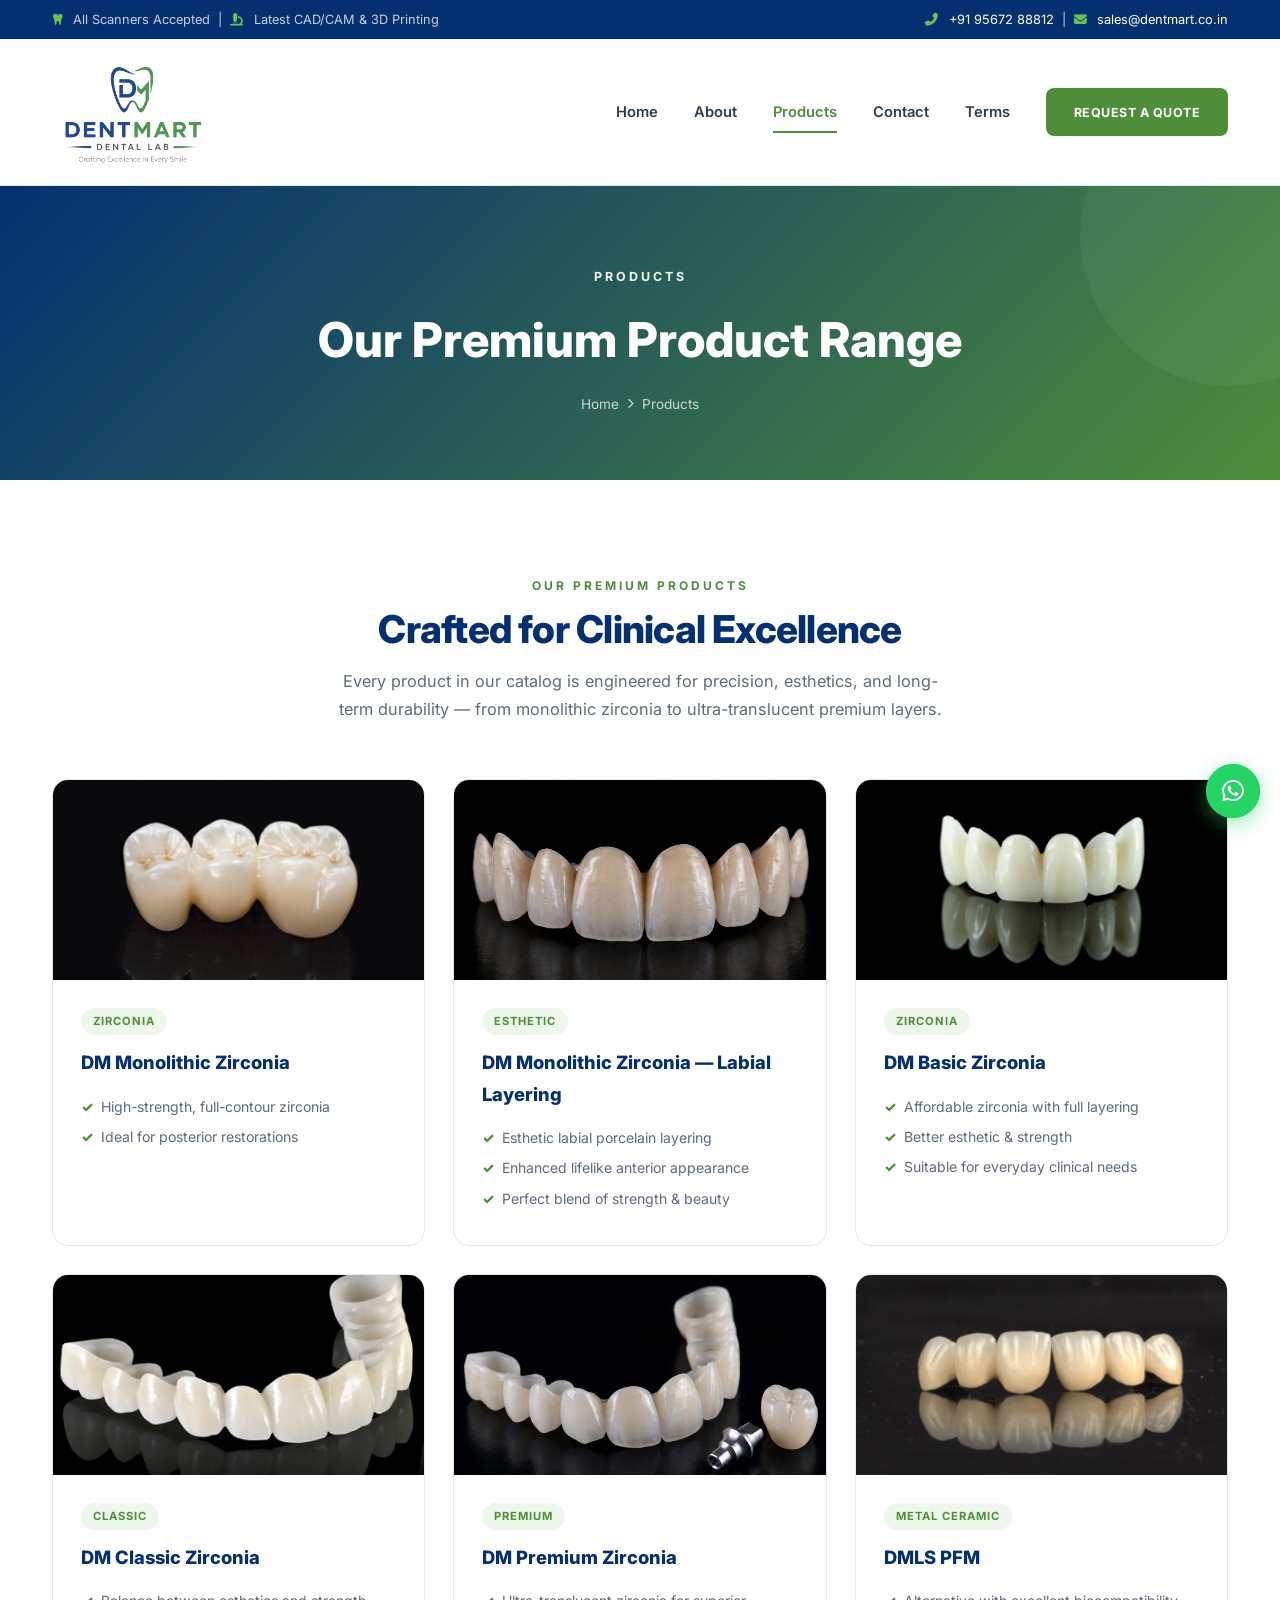
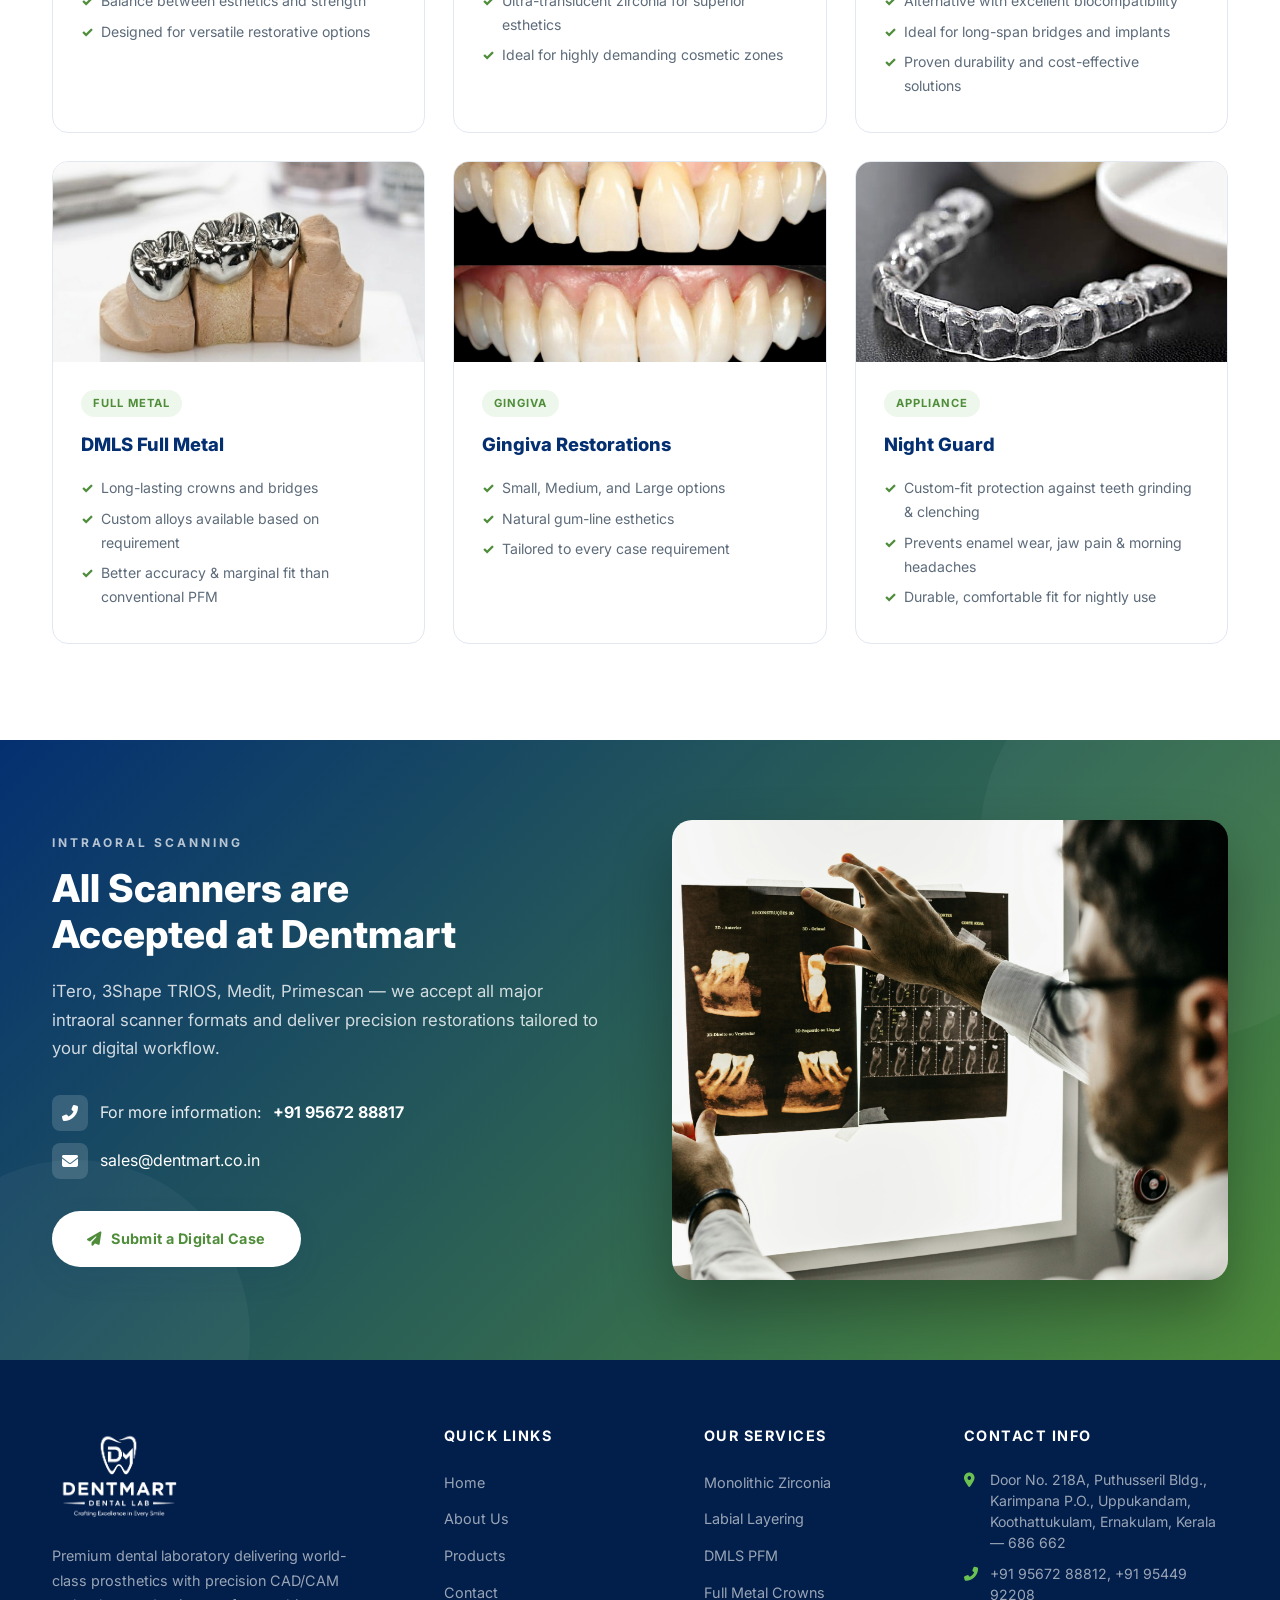
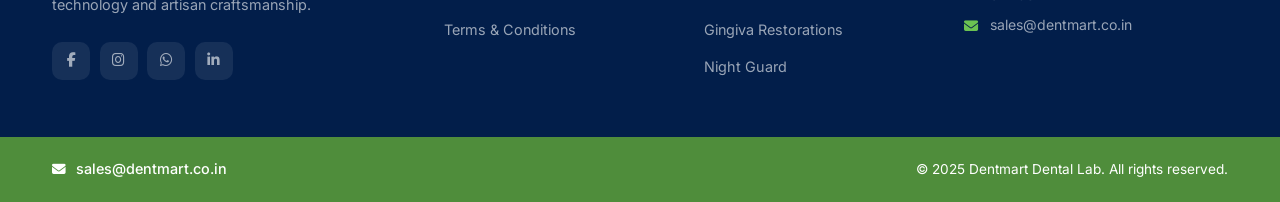
<file: products/index.html>
<!DOCTYPE html>
<html lang="en">
<head>
<meta charset="UTF-8">
<meta name="viewport" content="width=device-width, initial-scale=1.0">
<title>Products — Dentmart Dental Lab</title>
<meta name="description" content="Explore Dentmart's full catalog of dental prosthetics — Zirconia, PFM, Full Metal, and Gingiva restorations.">
<link href="https://fonts.googleapis.com/css2?family=Inter:wght@300;400;500;600;700;800;900&family=Dancing+Script:wght@500;600;700&display=swap" rel="stylesheet">
<link rel="stylesheet" href="https://cdnjs.cloudflare.com/ajax/libs/font-awesome/6.5.1/css/all.min.css">
<link rel="stylesheet" href="/assets/style.css">
<link rel="icon" href="/assets/logo.png">
</head>
<body>

<!-- Top Bar -->
<div class="topbar">
  <div class="container">
    <div><i class="fas fa-tooth"></i> All Scanners Accepted &nbsp;|&nbsp; <i class="fas fa-microscope"></i> Latest CAD/CAM &amp; 3D Printing</div>
    <div>
      <i class="fas fa-phone-alt"></i> <a href="tel:+919567288812">+91 95672 88812</a> &nbsp;|&nbsp;
      <i class="fas fa-envelope"></i> <a href="mailto:sales@dentmart.co.in">sales@dentmart.co.in</a>
    </div>
  </div>
</div>

<!-- Header -->
<header class="header">
  <div class="container">
    <a href="/"><img src="/assets/logo.png" alt="Dentmart Dental Lab" class="logo-img"></a>
    <nav class="nav">
      <a href="/">Home</a>
      <a href="/about/">About</a>
      <a href="/products/" class="active">Products</a>
      <a href="/contact/">Contact</a>
      <a href="/terms/">Terms</a>
      <a href="/contact/" class="cta">Request a Quote</a>
    </nav>
    <button class="menu-toggle" aria-label="Menu"><i class="fas fa-bars"></i></button>
  </div>
</header>

<!-- Page Header -->
<section class="page-header">
  <div class="container">
    <small>Products</small>
    <h1>Our Premium Product Range</h1>
    <div class="breadcrumb">
      <a href="/">Home</a>
      <i class="fas fa-chevron-right"></i>
      <span>Products</span>
    </div>
  </div>
</section>

<!-- Products -->
<section class="section">
  <div class="container">
    <div class="section-head">
      <small>Our Premium Products</small>
      <h2>Crafted for Clinical Excellence</h2>
      <p>Every product in our catalog is engineered for precision, esthetics, and long-term durability — from monolithic zirconia to ultra-translucent premium layers.</p>
    </div>
    <div class="products-grid">
      <div class="product-card">
        <div class="product-img"><img src="/assets/product-zirconia-mono.jpg" alt="DM Monolithic Zirconia"></div>
        <div class="product-body">
          <span class="product-tag">Zirconia</span>
          <h3>DM Monolithic Zirconia</h3>
          <ul>
            <li>High-strength, full-contour zirconia</li>
            <li>Ideal for posterior restorations</li>
          </ul>
        </div>
      </div>
      <div class="product-card">
        <div class="product-img"><img src="/assets/product-zirconia-layer.jpg" alt="Labial Layering"></div>
        <div class="product-body">
          <span class="product-tag">Esthetic</span>
          <h3>DM Monolithic Zirconia — Labial Layering</h3>
          <ul>
            <li>Esthetic labial porcelain layering</li>
            <li>Enhanced lifelike anterior appearance</li>
            <li>Perfect blend of strength &amp; beauty</li>
          </ul>
        </div>
      </div>
      <div class="product-card">
        <div class="product-img"><img src="/assets/product-zirconia-basic.jpg" alt="DM Basic Zirconia"></div>
        <div class="product-body">
          <span class="product-tag">Zirconia</span>
          <h3>DM Basic Zirconia</h3>
          <ul>
            <li>Affordable zirconia with full layering</li>
            <li>Better esthetic &amp; strength</li>
            <li>Suitable for everyday clinical needs</li>
          </ul>
        </div>
      </div>
      <div class="product-card">
        <div class="product-img"><img src="/assets/product-zirconia-classic.jpg" alt="DM Classic Zirconia"></div>
        <div class="product-body">
          <span class="product-tag">Classic</span>
          <h3>DM Classic Zirconia</h3>
          <ul>
            <li>Balance between esthetics and strength</li>
            <li>Designed for versatile restorative options</li>
          </ul>
        </div>
      </div>
      <div class="product-card">
        <div class="product-img"><img src="/assets/product-zirconia-premium.jpg" alt="DM Premium Zirconia"></div>
        <div class="product-body">
          <span class="product-tag">Premium</span>
          <h3>DM Premium Zirconia</h3>
          <ul>
            <li>Ultra-translucent zirconia for superior esthetics</li>
            <li>Ideal for highly demanding cosmetic zones</li>
          </ul>
        </div>
      </div>
      <div class="product-card">
        <div class="product-img"><img src="/assets/product-pfm.jpg" alt="DMLS PFM"></div>
        <div class="product-body">
          <span class="product-tag">Metal Ceramic</span>
          <h3>DMLS PFM</h3>
          <ul>
            <li>Alternative with excellent biocompatibility</li>
            <li>Ideal for long-span bridges and implants</li>
            <li>Proven durability and cost-effective solutions</li>
          </ul>
        </div>
      </div>
      <div class="product-card">
        <div class="product-img"><img src="/assets/product-metal.jpg" alt="DMLS Full Metal"></div>
        <div class="product-body">
          <span class="product-tag">Full Metal</span>
          <h3>DMLS Full Metal</h3>
          <ul>
            <li>Long-lasting crowns and bridges</li>
            <li>Custom alloys available based on requirement</li>
            <li>Better accuracy &amp; marginal fit than conventional PFM</li>
          </ul>
        </div>
      </div>
      <div class="product-card">
        <div class="product-img"><img src="/assets/product-gingiva.jpg" alt="Gingiva"></div>
        <div class="product-body">
          <span class="product-tag">Gingiva</span>
          <h3>Gingiva Restorations</h3>
          <ul>
            <li>Small, Medium, and Large options</li>
            <li>Natural gum-line esthetics</li>
            <li>Tailored to every case requirement</li>
          </ul>
        </div>
      </div>
      <div class="product-card">
        <div class="product-img"><img src="/assets/product-nightguard.jpg" alt="Night Guard"></div>
        <div class="product-body">
          <span class="product-tag">Appliance</span>
          <h3>Night Guard</h3>
          <ul>
            <li>Custom-fit protection against teeth grinding &amp; clenching</li>
            <li>Prevents enamel wear, jaw pain &amp; morning headaches</li>
            <li>Durable, comfortable fit for nightly use</li>
          </ul>
        </div>
      </div>
    </div>
  </div>
</section>

<!-- Intraoral Scanner CTA -->
<section class="scanner">
  <div class="container">
    <div class="scanner-content">
      <small>Intraoral Scanning</small>
      <h2>All Scanners are<br>Accepted <span class="script">at Dentmart</span></h2>
      <p>iTero, 3Shape TRIOS, Medit, Primescan — we accept all major intraoral scanner formats and deliver precision restorations tailored to your digital workflow.</p>
      <div class="scanner-info">
        <span><i class="fas fa-phone-alt"></i> For more information: <strong style="color:#fff">+91 95672 88817</strong></span>
        <span><i class="fas fa-envelope"></i> <a href="mailto:sales@dentmart.co.in" style="color:#fff">sales@dentmart.co.in</a></span>
      </div>
      <a href="/contact/" class="btn btn-light"><i class="fas fa-paper-plane"></i> Submit a Digital Case</a>
    </div>
    <div>
      <img src="/assets/scanner.jpg" alt="Intraoral Scanning" class="scanner-img">
    </div>
  </div>
</section>

<!-- Footer -->
<footer class="footer">
  <div class="container">
    <div class="footer-grid">
      <div class="footer-brand">
        <img src="/assets/logo.png" alt="Dentmart" class="logo-img">
        <p>Premium dental laboratory delivering world-class prosthetics with precision CAD/CAM technology and artisan craftsmanship.</p>
        <div class="footer-social">
          <a href="#" aria-label="Facebook"><i class="fab fa-facebook-f"></i></a>
          <a href="#" aria-label="Instagram"><i class="fab fa-instagram"></i></a>
          <a href="#" aria-label="WhatsApp"><i class="fab fa-whatsapp"></i></a>
          <a href="#" aria-label="LinkedIn"><i class="fab fa-linkedin-in"></i></a>
        </div>
      </div>
      <div>
        <h4>Quick Links</h4>
        <ul>
          <li><a href="/">Home</a></li>
          <li><a href="/about/">About Us</a></li>
          <li><a href="/products/">Products</a>
          <li><a href="/contact/">Contact</a></li>
          <li><a href="/terms/">Terms &amp; Conditions</a></li>
        </ul>
      </div>
      <div>
        <h4>Our Services</h4>
        <ul>
          <li><a href="/products/">Monolithic Zirconia</a></li>
          <li><a href="/products/">Labial Layering</a></li>
          <li><a href="/products/">DMLS PFM</a></li>
          <li><a href="/products/">Full Metal Crowns</a></li>
          <li><a href="/products/">Gingiva Restorations</a></li>
          <li><a href="/products/">Night Guard</a></li>
        </ul>
      </div>
      <div>
        <h4>Contact Info</h4>
        <ul class="footer-contact">
          <li><i class="fas fa-map-marker-alt"></i> Door No. 218A, Puthusseril Bldg., Karimpana P.O., Uppukandam, Koothattukulam, Ernakulam, Kerala — 686 662</li>
          <li><i class="fas fa-phone-alt"></i> +91 95672 88812, +91 95449 92208</li>
          <li><i class="fas fa-envelope"></i> sales@dentmart.co.in</li>
        </ul>
      </div>
    </div>
  </div>
  <div class="footer-bar">
    <div class="container">
      <span><i class="fas fa-envelope"></i> <a href="mailto:sales@dentmart.co.in">sales@dentmart.co.in</a></span>
      <span>&copy; 2025 Dentmart Dental Lab. All rights reserved.</span>
    </div>
  </div>
</footer>

<script>
  document.addEventListener('contextmenu', function(e) { e.preventDefault(); return false; });
</script>
<script src="/assets/main.js"></script>
</body>
</html>
</file>
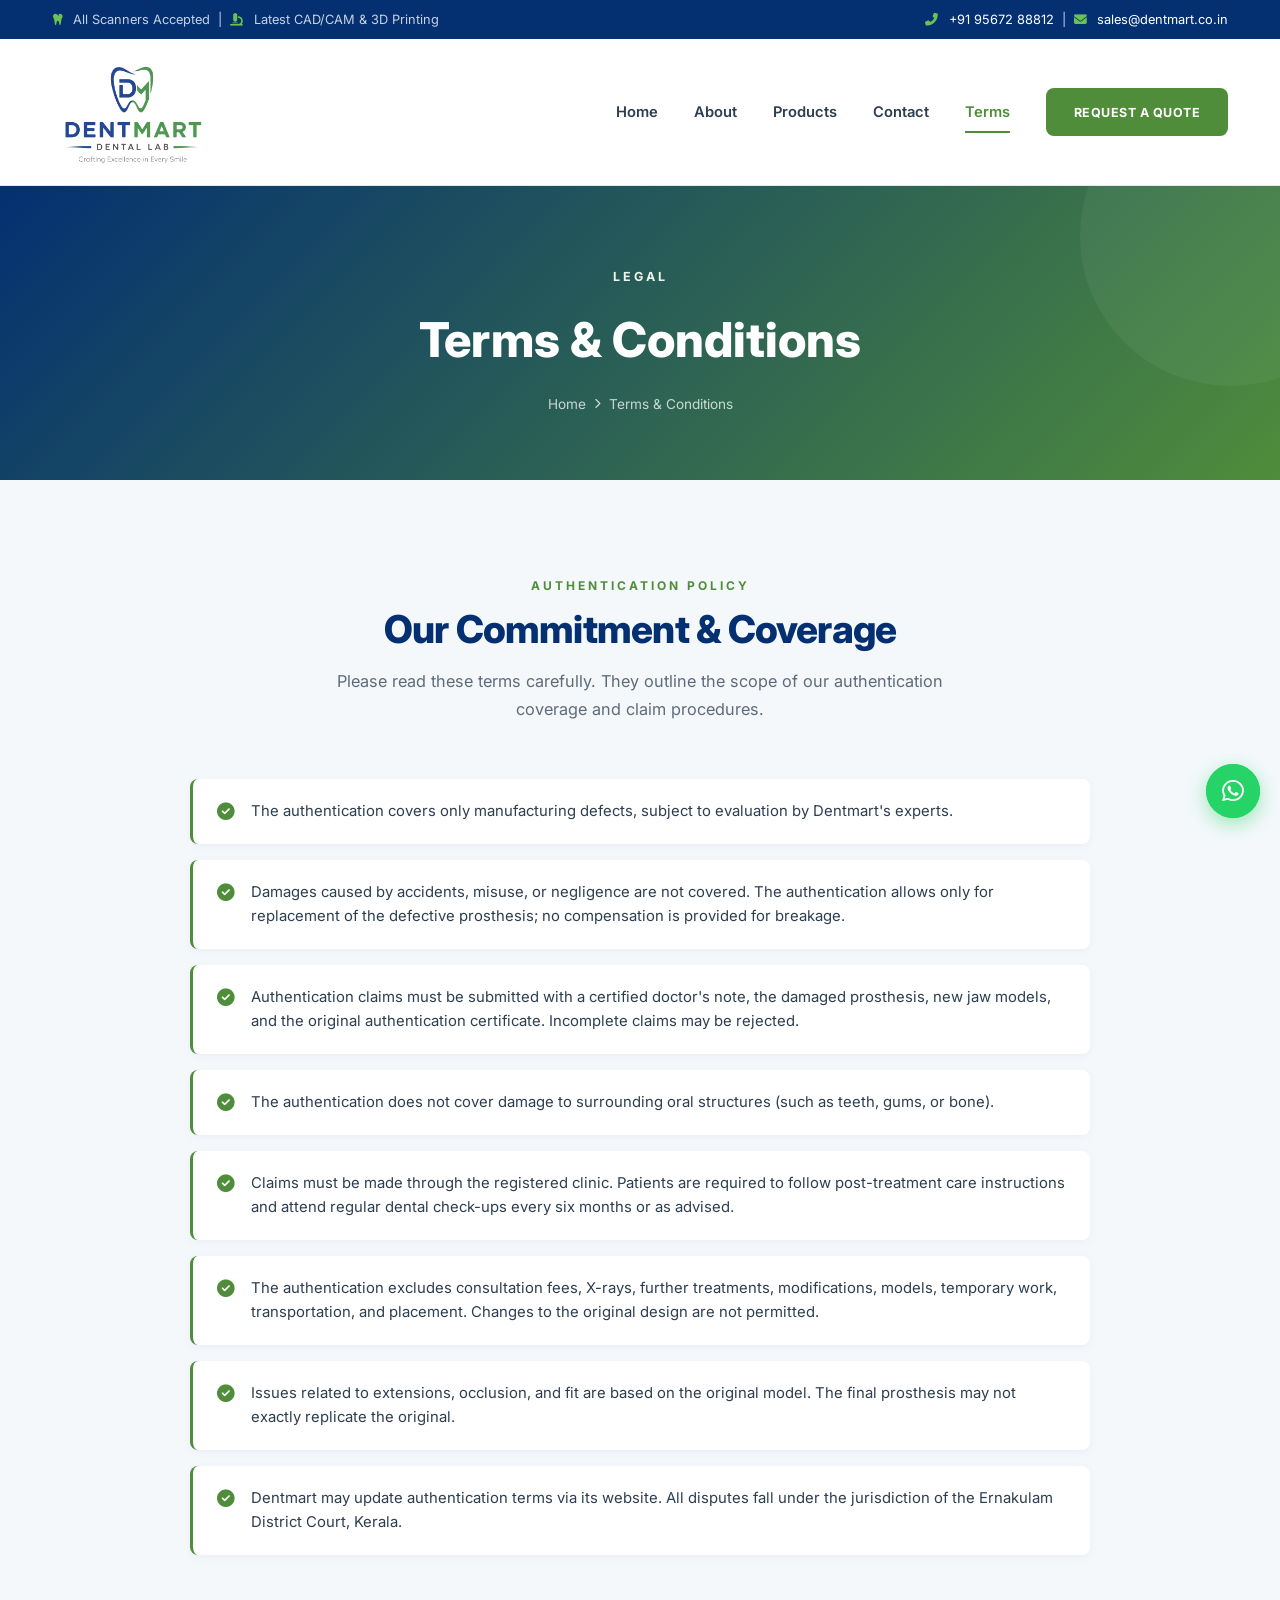
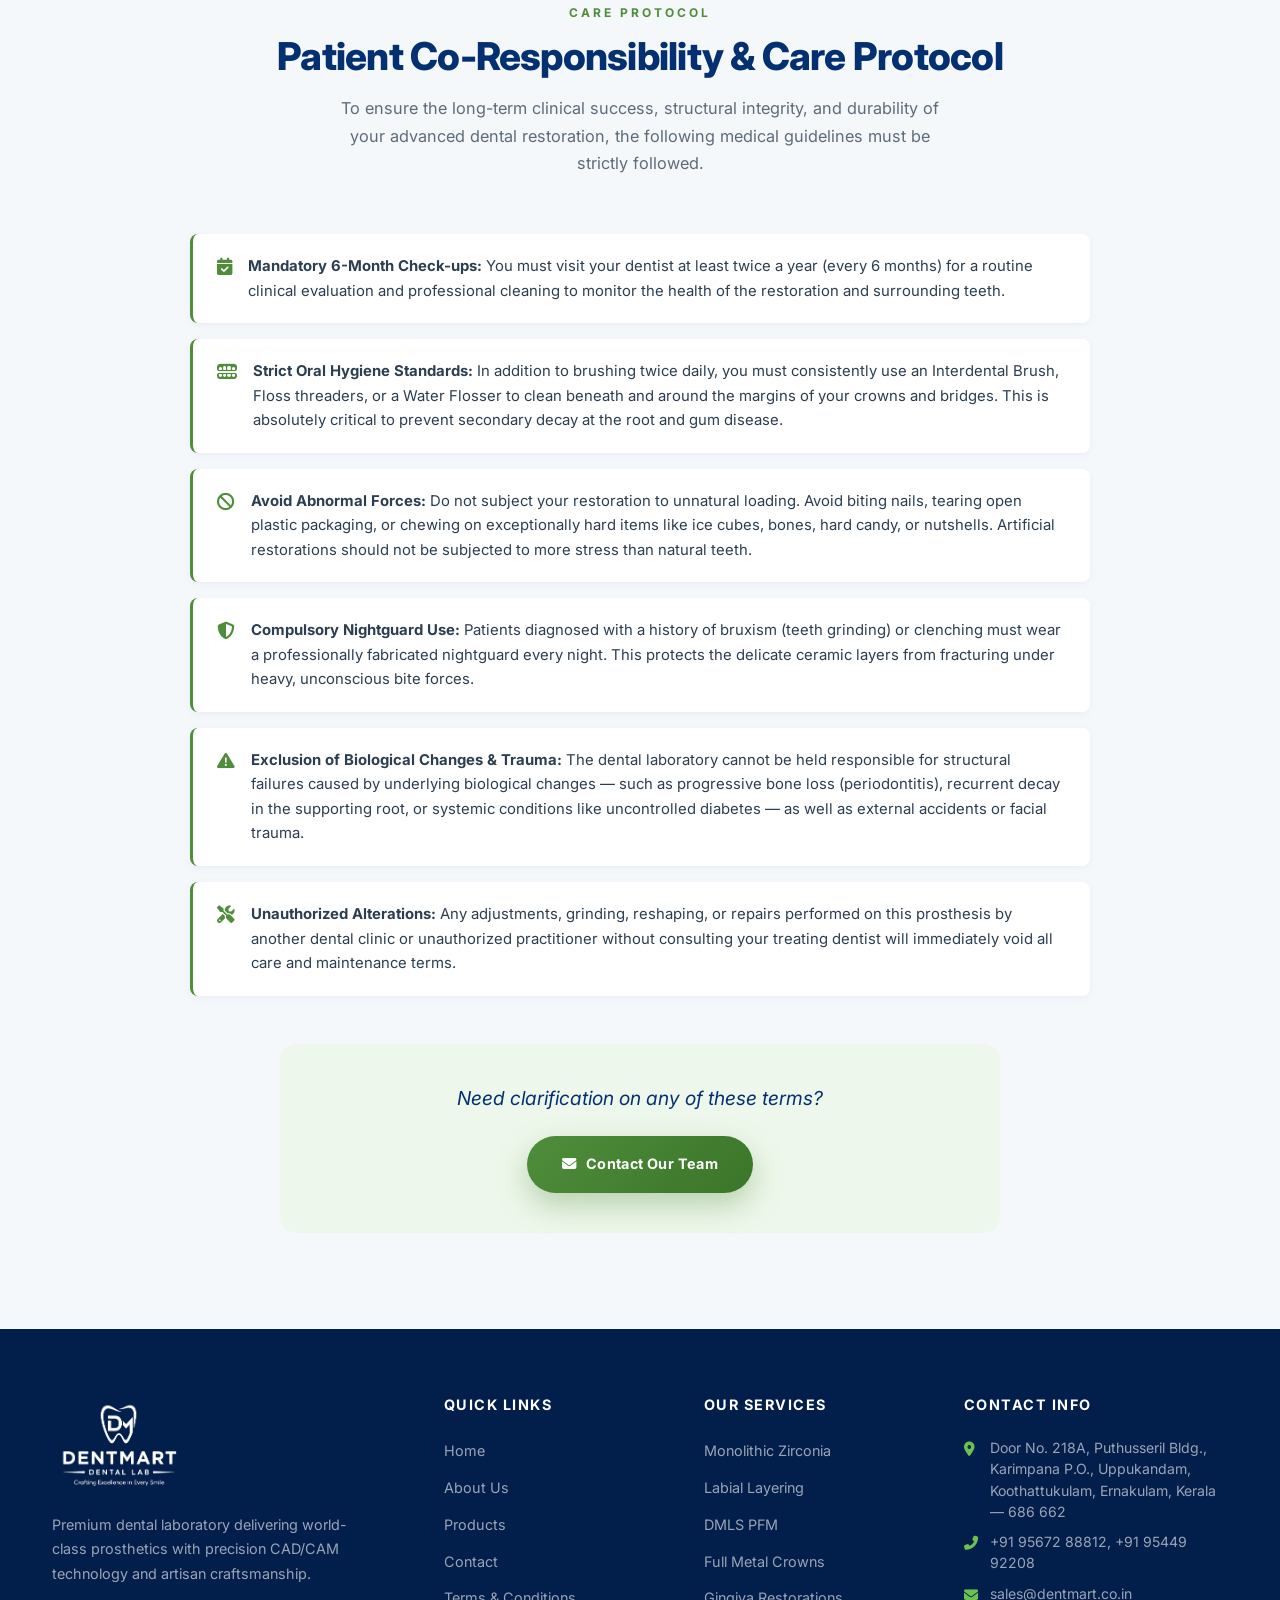
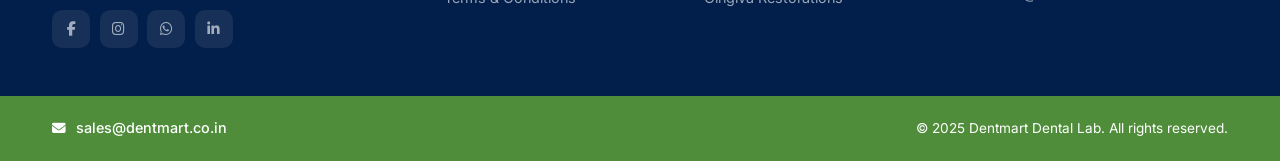
<file: terms/index.html>
<!DOCTYPE html>
<html lang="en">
<head>
<meta charset="UTF-8">
<meta name="viewport" content="width=device-width, initial-scale=1.0">
<title>Terms &amp; Conditions — Dentmart Dental Lab</title>
<meta name="description" content="Authentication terms and conditions for Dentmart Dental Lab products and services.">
<link href="https://fonts.googleapis.com/css2?family=Inter:wght@300;400;500;600;700;800;900&family=Dancing+Script:wght@500;600;700&display=swap" rel="stylesheet">
<link rel="stylesheet" href="https://cdnjs.cloudflare.com/ajax/libs/font-awesome/6.5.1/css/all.min.css">
<link rel="stylesheet" href="/assets/style.css">
<link rel="icon" href="/assets/logo.png">
</head>
<body>

<!-- Top Bar -->
<div class="topbar">
  <div class="container">
    <div><i class="fas fa-tooth"></i> All Scanners Accepted &nbsp;|&nbsp; <i class="fas fa-microscope"></i> Latest CAD/CAM &amp; 3D Printing</div>
    <div>
      <i class="fas fa-phone-alt"></i> <a href="tel:+919567288812">+91 95672 88812</a> &nbsp;|&nbsp;
      <i class="fas fa-envelope"></i> <a href="mailto:sales@dentmart.co.in">sales@dentmart.co.in</a>
    </div>
  </div>
</div>

<!-- Header -->
<header class="header">
  <div class="container">
    <a href="/"><img src="/assets/logo.png" alt="Dentmart Dental Lab" class="logo-img"></a>
    <nav class="nav">
      <a href="/">Home</a>
      <a href="/about/">About</a>
      <a href="/products/">Products</a>
      <a href="/contact/">Contact</a>
      <a href="/terms/" class="active">Terms</a>
      <a href="/contact/" class="cta">Request a Quote</a>
    </nav>
    <button class="menu-toggle" aria-label="Menu"><i class="fas fa-bars"></i></button>
  </div>
</header>

<!-- Page Header -->
<section class="page-header">
  <div class="container">
    <small>Legal</small>
    <h1>Terms &amp; Conditions</h1>
    <div class="breadcrumb">
      <a href="/">Home</a>
      <i class="fas fa-chevron-right"></i>
      <span>Terms &amp; Conditions</span>
    </div>
  </div>
</section>

<!-- Terms -->
<section class="section terms">
  <div class="container">
    <div class="section-head">
      <small>Authentication Policy</small>
      <h2>Our Commitment &amp; Coverage</h2>
      <p>Please read these terms carefully. They outline the scope of our authentication coverage and claim procedures.</p>
    </div>

    <div class="terms-list">
      <div class="terms-item">
        <i class="fas fa-circle-check"></i>
        <p>The authentication covers only manufacturing defects, subject to evaluation by Dentmart's experts.</p>
      </div>
      <div class="terms-item">
        <i class="fas fa-circle-check"></i>
        <p>Damages caused by accidents, misuse, or negligence are not covered. The authentication allows only for replacement of the defective prosthesis; no compensation is provided for breakage.</p>
      </div>
      <div class="terms-item">
        <i class="fas fa-circle-check"></i>
        <p>Authentication claims must be submitted with a certified doctor's note, the damaged prosthesis, new jaw models, and the original authentication certificate. Incomplete claims may be rejected.</p>
      </div>
      <div class="terms-item">
        <i class="fas fa-circle-check"></i>
        <p>The authentication does not cover damage to surrounding oral structures (such as teeth, gums, or bone).</p>
      </div>
      <div class="terms-item">
        <i class="fas fa-circle-check"></i>
        <p>Claims must be made through the registered clinic. Patients are required to follow post-treatment care instructions and attend regular dental check-ups every six months or as advised.</p>
      </div>
      <div class="terms-item">
        <i class="fas fa-circle-check"></i>
        <p>The authentication excludes consultation fees, X-rays, further treatments, modifications, models, temporary work, transportation, and placement. Changes to the original design are not permitted.</p>
      </div>
      <div class="terms-item">
        <i class="fas fa-circle-check"></i>
        <p>Issues related to extensions, occlusion, and fit are based on the original model. The final prosthesis may not exactly replicate the original.</p>
      </div>
      <div class="terms-item">
        <i class="fas fa-circle-check"></i>
        <p>Dentmart may update authentication terms via its website. All disputes fall under the jurisdiction of the Ernakulam District Court, Kerala.</p>
      </div>
    </div>

    <div class="section-head" style="margin-top:3rem">
      <small>Care Protocol</small>
      <h2>Patient Co-Responsibility &amp; Care Protocol</h2>
      <p>To ensure the long-term clinical success, structural integrity, and durability of your advanced dental restoration, the following medical guidelines must be strictly followed.</p>
    </div>

    <div class="terms-list">
      <div class="terms-item">
        <i class="fas fa-calendar-check"></i>
        <p><strong>Mandatory 6-Month Check-ups:</strong> You must visit your dentist at least twice a year (every 6 months) for a routine clinical evaluation and professional cleaning to monitor the health of the restoration and surrounding teeth.</p>
      </div>
      <div class="terms-item">
        <i class="fas fa-teeth-open"></i>
        <p><strong>Strict Oral Hygiene Standards:</strong> In addition to brushing twice daily, you must consistently use an Interdental Brush, Floss threaders, or a Water Flosser to clean beneath and around the margins of your crowns and bridges. This is absolutely critical to prevent secondary decay at the root and gum disease.</p>
      </div>
      <div class="terms-item">
        <i class="fas fa-ban"></i>
        <p><strong>Avoid Abnormal Forces:</strong> Do not subject your restoration to unnatural loading. Avoid biting nails, tearing open plastic packaging, or chewing on exceptionally hard items like ice cubes, bones, hard candy, or nutshells. Artificial restorations should not be subjected to more stress than natural teeth.</p>
      </div>
      <div class="terms-item">
        <i class="fas fa-shield-halved"></i>
        <p><strong>Compulsory Nightguard Use:</strong> Patients diagnosed with a history of bruxism (teeth grinding) or clenching must wear a professionally fabricated nightguard every night. This protects the delicate ceramic layers from fracturing under heavy, unconscious bite forces.</p>
      </div>
      <div class="terms-item">
        <i class="fas fa-triangle-exclamation"></i>
        <p><strong>Exclusion of Biological Changes &amp; Trauma:</strong> The dental laboratory cannot be held responsible for structural failures caused by underlying biological changes — such as progressive bone loss (periodontitis), recurrent decay in the supporting root, or systemic conditions like uncontrolled diabetes — as well as external accidents or facial trauma.</p>
      </div>
      <div class="terms-item">
        <i class="fas fa-screwdriver-wrench"></i>
        <p><strong>Unauthorized Alterations:</strong> Any adjustments, grinding, reshaping, or repairs performed on this prosthesis by another dental clinic or unauthorized practitioner without consulting your treating dentist will immediately void all care and maintenance terms.</p>
      </div>
    </div>

    <div class="quote-block" style="margin-top:3rem">
      <p>Need clarification on any of these terms?</p>
      <a href="/contact/" class="btn btn-primary" style="margin-top:1rem"><i class="fas fa-envelope"></i> Contact Our Team</a>
    </div>
  </div>
</section>

<!-- Footer -->
<footer class="footer">
  <div class="container">
    <div class="footer-grid">
      <div class="footer-brand">
        <img src="/assets/logo.png" alt="Dentmart" class="logo-img">
        <p>Premium dental laboratory delivering world-class prosthetics with precision CAD/CAM technology and artisan craftsmanship.</p>
        <div class="footer-social">
          <a href="#" aria-label="Facebook"><i class="fab fa-facebook-f"></i></a>
          <a href="#" aria-label="Instagram"><i class="fab fa-instagram"></i></a>
          <a href="#" aria-label="WhatsApp"><i class="fab fa-whatsapp"></i></a>
          <a href="#" aria-label="LinkedIn"><i class="fab fa-linkedin-in"></i></a>
        </div>
      </div>
      <div>
        <h4>Quick Links</h4>
        <ul>
          <li><a href="/">Home</a></li>
          <li><a href="/about/">About Us</a></li>
          <li><a href="/products/">Products</a></li>
          <li><a href="/contact/">Contact</a></li>
          <li><a href="/terms/">Terms &amp; Conditions</a></li>
        </ul>
      </div>
      <div>
        <h4>Our Services</h4>
        <ul>
          <li><a href="/products/">Monolithic Zirconia</a></li>
          <li><a href="/products/">Labial Layering</a></li>
          <li><a href="/products/">DMLS PFM</a></li>
          <li><a href="/products/">Full Metal Crowns</a></li>
          <li><a href="/products/">Gingiva Restorations</a></li>
        </ul>
      </div>
      <div>
        <h4>Contact Info</h4>
        <ul class="footer-contact">
          <li><i class="fas fa-map-marker-alt"></i> Door No. 218A, Puthusseril Bldg., Karimpana P.O., Uppukandam, Koothattukulam, Ernakulam, Kerala — 686 662</li>
          <li><i class="fas fa-phone-alt"></i> +91 95672 88812, +91 95449 92208</li>
          <li><i class="fas fa-envelope"></i> sales@dentmart.co.in</li>
        </ul>
      </div>
    </div>
  </div>
  <div class="footer-bar">
    <div class="container">
      <span><i class="fas fa-envelope"></i> <a href="mailto:sales@dentmart.co.in">sales@dentmart.co.in</a></span>
      <span>&copy; 2025 Dentmart Dental Lab. All rights reserved.</span>
    </div>
  </div>
</footer>

<script>
  document.addEventListener('contextmenu', function(e) { e.preventDefault(); return false; });
</script>
<script src="/assets/main.js"></script>
</body>
</html>
</file>
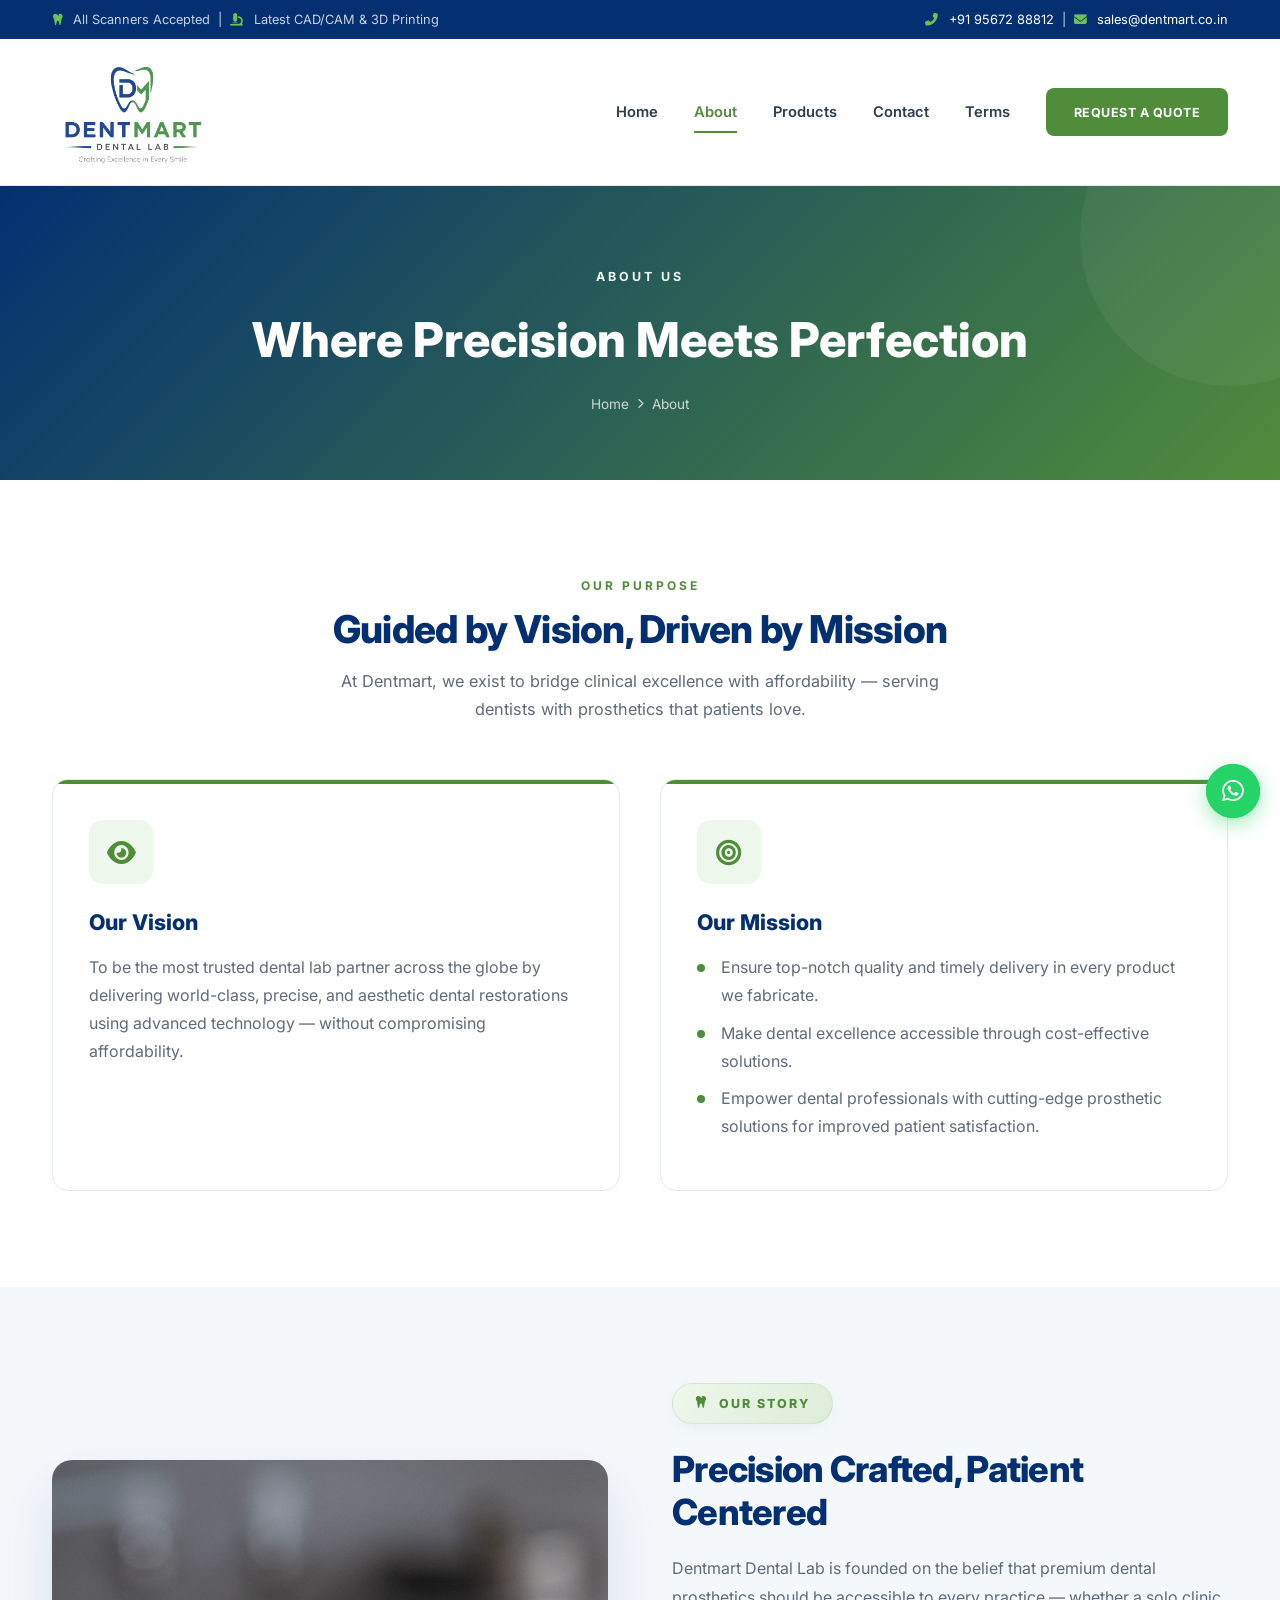
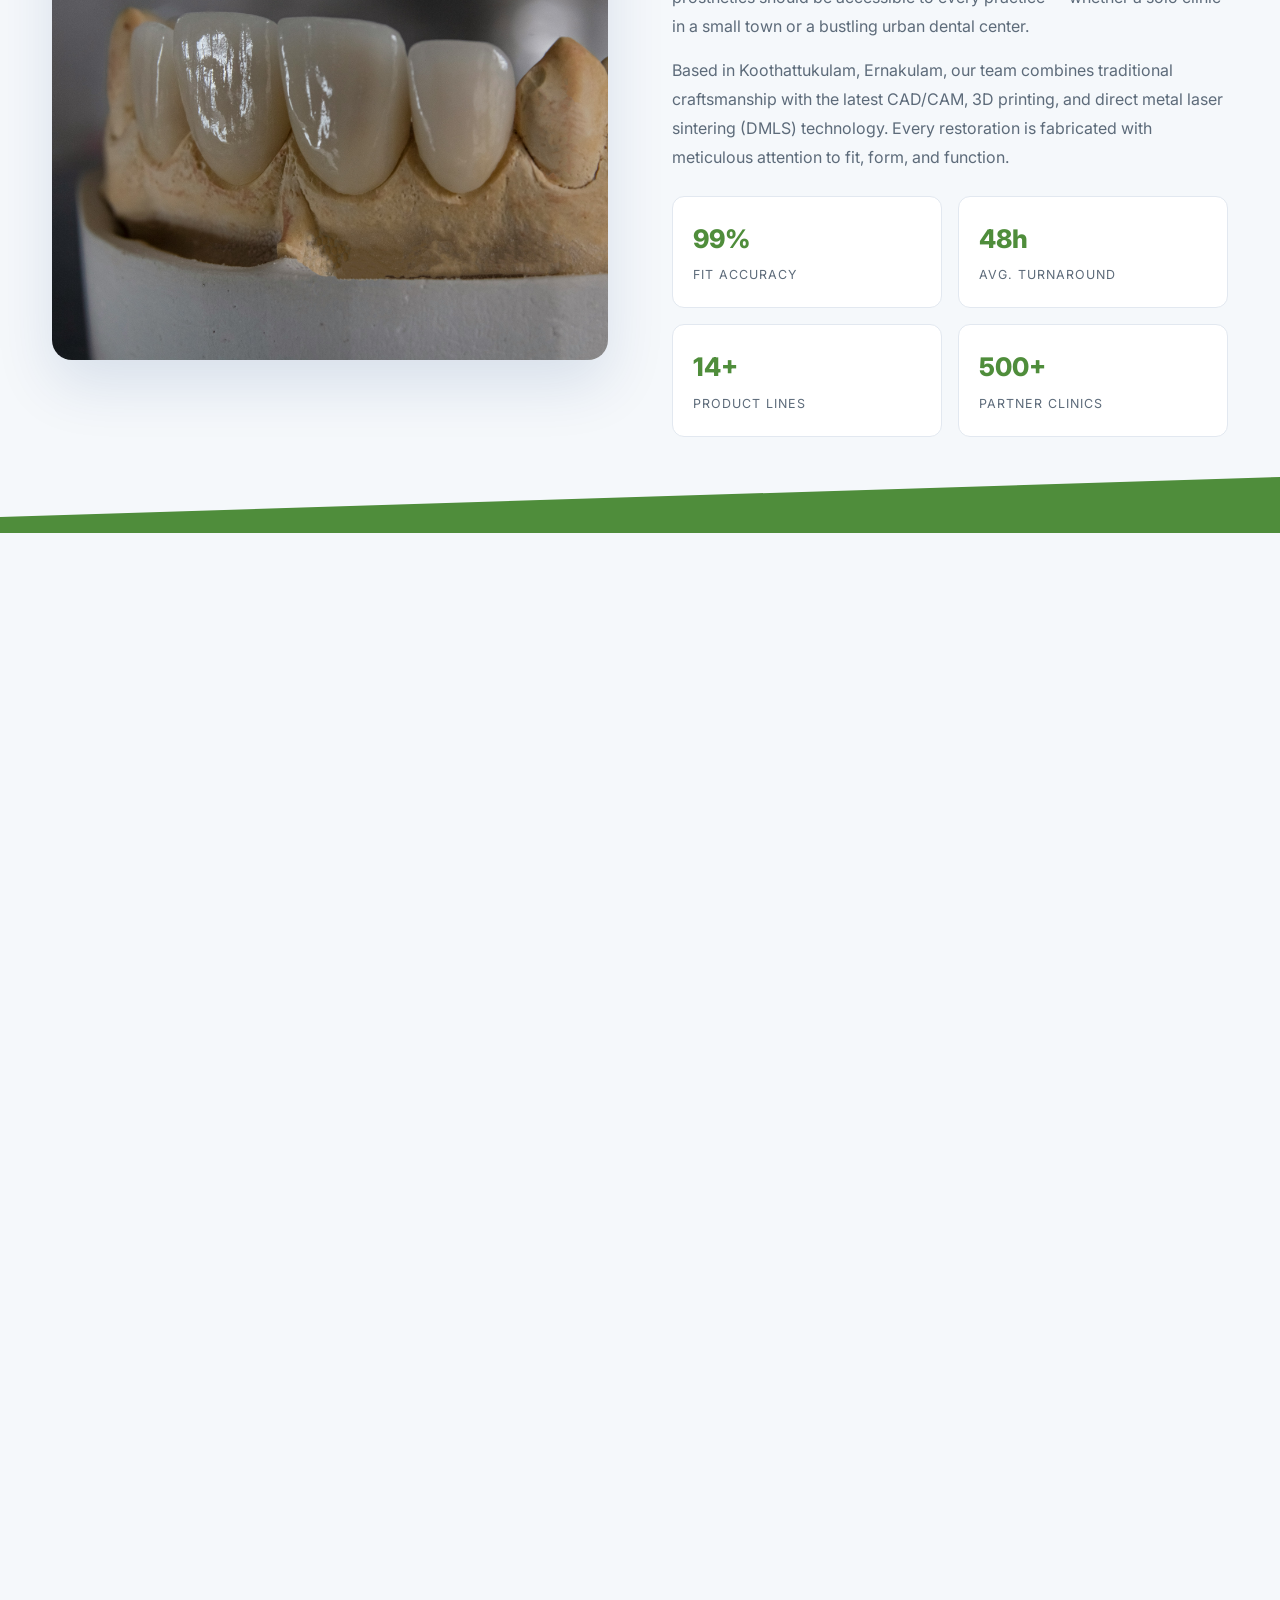
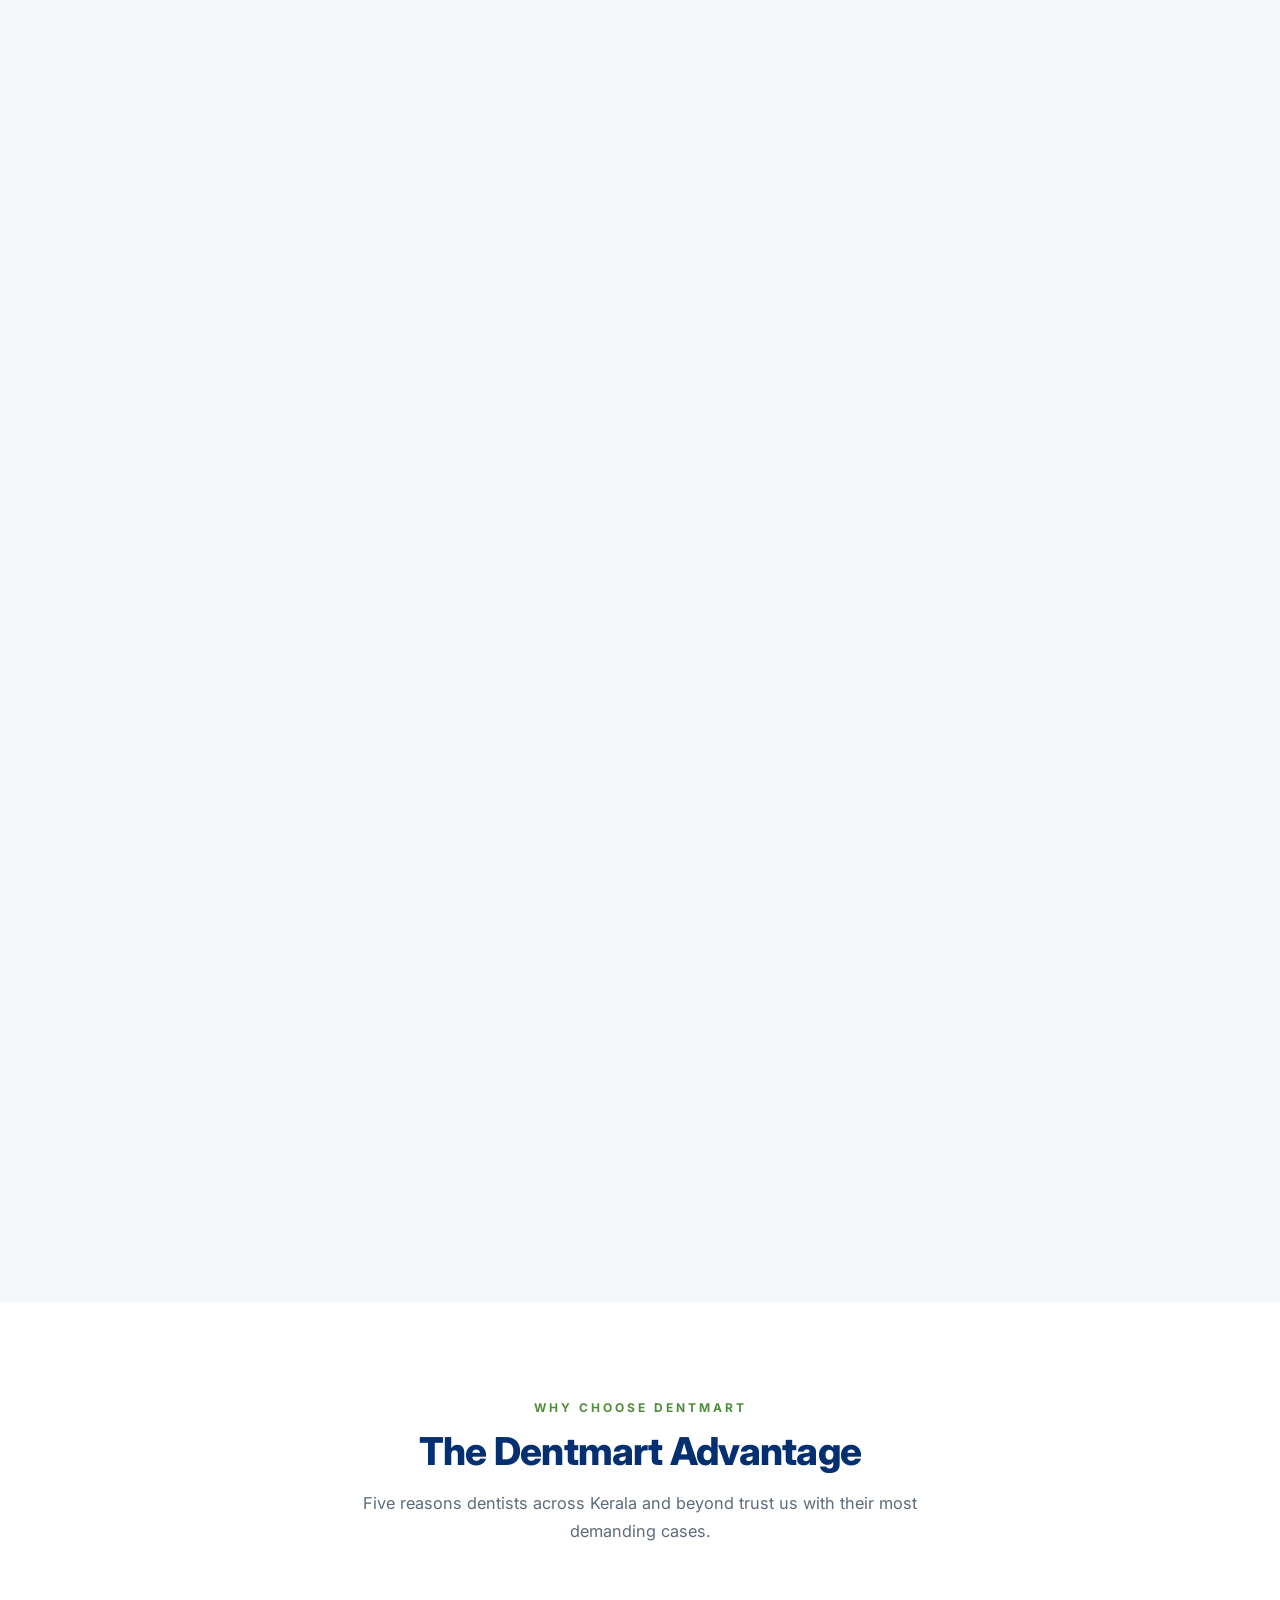
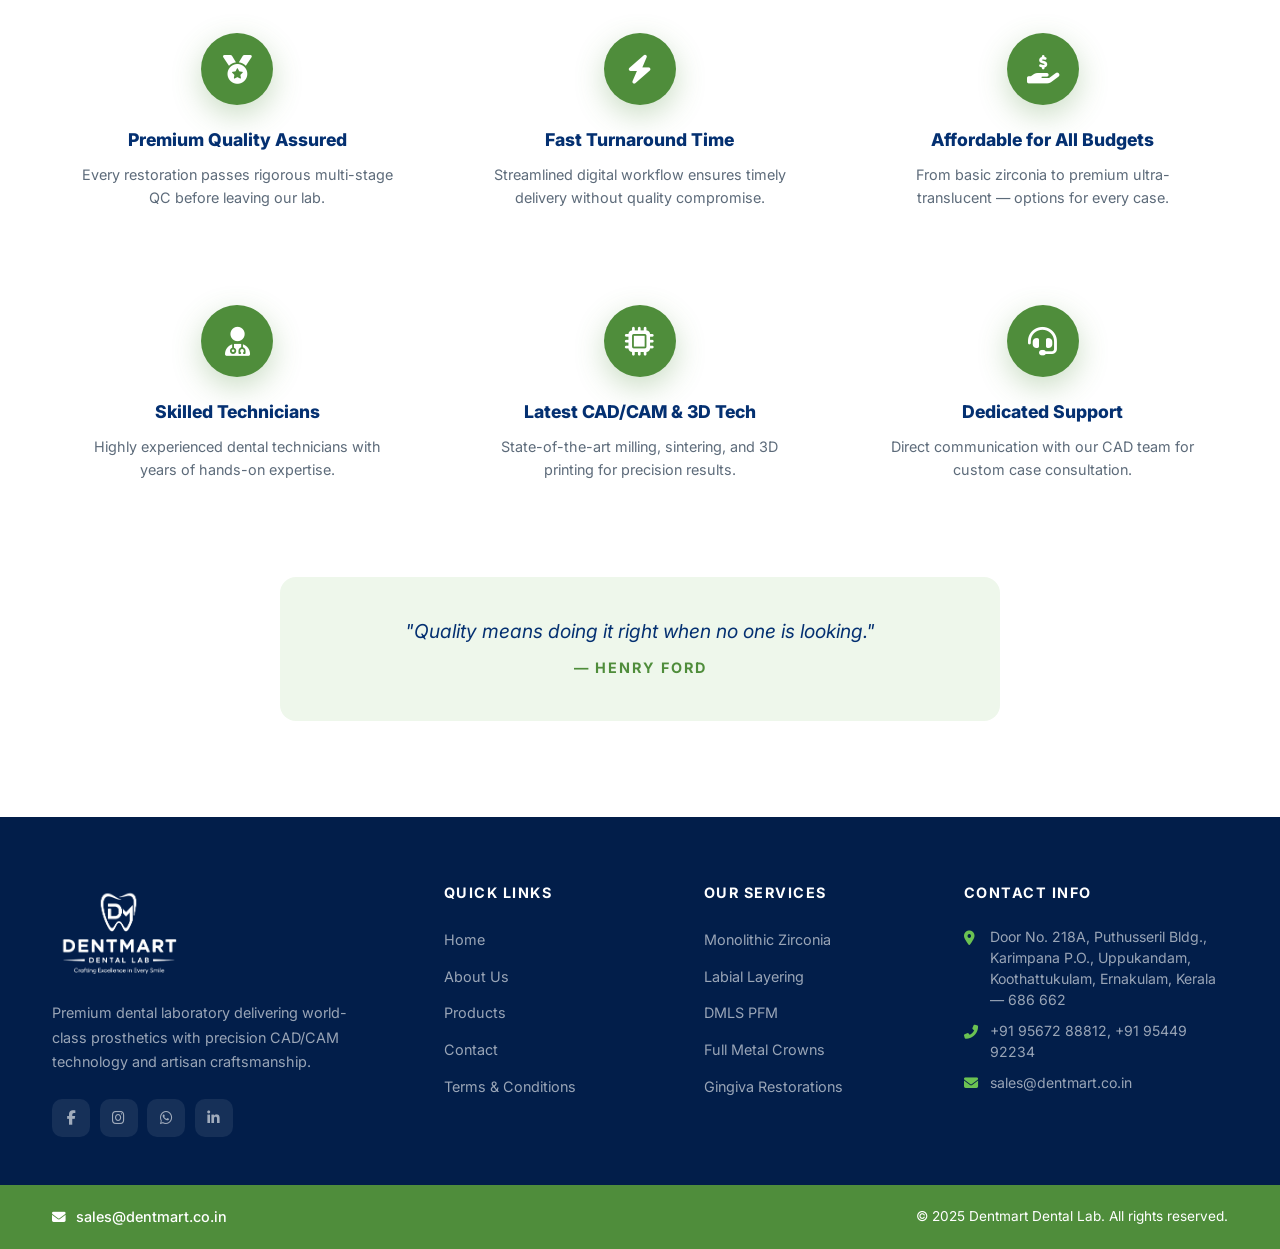
<file: about.html>
<!DOCTYPE html>
<html lang="en">
<head>
<meta charset="UTF-8">
<meta name="viewport" content="width=device-width, initial-scale=1.0">
<title>About Us — Dentmart Dental Lab</title>
<meta name="description" content="Learn about Dentmart Dental Lab — our vision, mission, and commitment to precision dental prosthetics.">
<link href="https://fonts.googleapis.com/css2?family=Inter:wght@300;400;500;600;700;800;900&family=Dancing+Script:wght@500;600;700&display=swap" rel="stylesheet">
<link rel="stylesheet" href="https://cdnjs.cloudflare.com/ajax/libs/font-awesome/6.5.1/css/all.min.css">
<link rel="stylesheet" href="assets/style.css">
<link rel="icon" href="assets/logo.png">
</head>
<body>

<!-- Top Bar -->
<div class="topbar">
  <div class="container">
    <div><i class="fas fa-tooth"></i> All Scanners Accepted &nbsp;|&nbsp; <i class="fas fa-microscope"></i> Latest CAD/CAM &amp; 3D Printing</div>
    <div>
      <i class="fas fa-phone-alt"></i> <a href="tel:+919567288812">+91 95672 88812</a> &nbsp;|&nbsp;
      <i class="fas fa-envelope"></i> <a href="mailto:sales@dentmart.co.in">sales@dentmart.co.in</a>
    </div>
  </div>
</div>

<!-- Header -->
<header class="header">
  <div class="container">
    <a href="index.html"><img src="assets/logo.png" alt="Dentmart Dental Lab" class="logo-img"></a>
    <nav class="nav">
      <a href="index.html">Home</a>
      <a href="about.html" class="active">About</a>
      <a href="products.html">Products</a>
      <a href="contact.html">Contact</a>
      <a href="terms.html">Terms</a>
      <a href="contact.html" class="cta">Request a Quote</a>
    </nav>
    <button class="menu-toggle" aria-label="Menu"><i class="fas fa-bars"></i></button>
  </div>
</header>

<!-- Page Header -->
<section class="page-header">
  <div class="container">
    <small>About Us</small>
    <h1>Where Precision Meets Perfection</h1>
    <div class="breadcrumb">
      <a href="index.html">Home</a>
      <i class="fas fa-chevron-right"></i>
      <span>About</span>
    </div>
  </div>
</section>

<!-- Mission & Vision -->
<section class="section">
  <div class="container">
    <div class="section-head">
      <small>Our Purpose</small>
      <h2>Guided by Vision, Driven by Mission</h2>
      <p>At Dentmart, we exist to bridge clinical excellence with affordability — serving dentists with prosthetics that patients love.</p>
    </div>
    <div class="mv-grid">
      <div class="mv-card">
        <div class="mv-icon"><i class="fas fa-eye"></i></div>
        <h3>Our Vision</h3>
        <p>To be the most trusted dental lab partner across the globe by delivering world-class, precise, and aesthetic dental restorations using advanced technology — without compromising affordability.</p>
      </div>
      <div class="mv-card">
        <div class="mv-icon"><i class="fas fa-bullseye"></i></div>
        <h3>Our Mission</h3>
        <ul>
          <li>Ensure top-notch quality and timely delivery in every product we fabricate.</li>
          <li>Make dental excellence accessible through cost-effective solutions.</li>
          <li>Empower dental professionals with cutting-edge prosthetic solutions for improved patient satisfaction.</li>
        </ul>
      </div>
    </div>
  </div>
</section>

<!-- Story Section -->
<section class="section section-alt story-section">
  <div class="container">
    <div>
      <div style="display:grid;grid-template-columns:1fr 1fr;gap:4rem;align-items:center">
        <div>
          <img src="assets/about-story.jpg" alt="Dentmart Lab" style="border-radius:20px;width:100%;height:500px;object-fit:cover;box-shadow:var(--shadow-lg)">
        </div>
        <div>
          <div class="hero-badge"><i class="fas fa-tooth"></i> Our Story</div>
          <h2 style="font-size:2.25rem;font-weight:800;color:var(--blue-dark);margin-bottom:1.25rem;line-height:1.2;letter-spacing:-.02em">Precision Crafted, Patient Centered</h2>
          <p style="color:var(--text-muted);margin-bottom:1rem;line-height:1.8">Dentmart Dental Lab is founded on the belief that premium dental prosthetics should be accessible to every practice — whether a solo clinic in a small town or a bustling urban dental center.</p>
          <p style="color:var(--text-muted);margin-bottom:1.5rem;line-height:1.8">Based in Koothattukulam, Ernakulam, our team combines traditional craftsmanship with the latest CAD/CAM, 3D printing, and direct metal laser sintering (DMLS) technology. Every restoration is fabricated with meticulous attention to fit, form, and function.</p>
          <div class="mv-grid" style="grid-template-columns:1fr 1fr;gap:1rem">
            <div style="background:#fff;padding:1.25rem;border-radius:12px;border:1px solid var(--border)">
              <strong style="display:block;font-size:1.6rem;font-weight:800;color:var(--blue)">99%</strong>
              <span style="font-size:.78rem;color:var(--text-muted);text-transform:uppercase;letter-spacing:1px">Fit Accuracy</span>
            </div>
            <div style="background:#fff;padding:1.25rem;border-radius:12px;border:1px solid var(--border)">
              <strong style="display:block;font-size:1.6rem;font-weight:800;color:var(--blue)">48h</strong>
              <span style="font-size:.78rem;color:var(--text-muted);text-transform:uppercase;letter-spacing:1px">Avg. Turnaround</span>
            </div>
            <div style="background:#fff;padding:1.25rem;border-radius:12px;border:1px solid var(--border)">
              <strong style="display:block;font-size:1.6rem;font-weight:800;color:var(--blue)">14+</strong>
              <span style="font-size:.78rem;color:var(--text-muted);text-transform:uppercase;letter-spacing:1px">Product Lines</span>
            </div>
            <div style="background:#fff;padding:1.25rem;border-radius:12px;border:1px solid var(--border)">
              <strong style="display:block;font-size:1.6rem;font-weight:800;color:var(--blue)">500+</strong>
              <span style="font-size:.78rem;color:var(--text-muted);text-transform:uppercase;letter-spacing:1px">Partner Clinics</span>
            </div>
          </div>
        </div>
      </div>
    </div>
  </div>
</section>

<!-- Our Lab & Technology -->
<section class="section equipment-section">
  <div class="container">
    <div class="section-head reveal">
      <small>Our Lab &amp; Technology</small>
      <h2>Precision Equipment, Proven Results</h2>
      <p>We invest in the latest dental manufacturing technology to ensure every restoration meets the highest standards of fit, function, and esthetics.</p>
    </div>
    <div class="equipment-grid">
      <div class="equipment-card reveal reveal-delay-1">
        <div class="equipment-img zoom-wrap"><img src="assets/machine-mill.jpg" alt="XTCERA X-Mill 500 Plus"></div>
        <div class="equipment-body">
          <span class="equipment-tag">5-Axis Milling</span>
          <h3>XTCERA X-Mill 500 Plus</h3>
          <p>High-precision 5-axis dental milling machine for zirconia, PMMA, and wax — delivering exceptional accuracy and surface finish.</p>
        </div>
      </div>
      <div class="equipment-card reveal reveal-delay-2">
        <div class="equipment-img zoom-wrap"><img src="assets/machine-scanner.jpg" alt="SHINING 3D AutoScan DS-EX Pro"></div>
        <div class="equipment-body">
          <span class="equipment-tag">3D Scanning</span>
          <h3>SHINING 3D AutoScan DS-EX Pro</h3>
          <p>Dual 5.0 MP camera lab scanner capturing every detail of dies, models, and articulators with ≤ 8 μm accuracy.</p>
        </div>
      </div>
      <div class="equipment-card reveal reveal-delay-3">
        <div class="equipment-img zoom-wrap"><img src="assets/machine-ivoclar.jpg" alt="Ivoclar Programat P310"></div>
        <div class="equipment-body">
          <span class="equipment-tag">Porcelain Firing</span>
          <h3>Ivoclar Programat P310</h3>
          <p>State-of-the-art ceramic furnace with QTK2 muffle technology and color touchscreen for flawless porcelain and glaze firing.</p>
        </div>
      </div>
      <div class="equipment-card reveal reveal-delay-4">
        <div class="equipment-img zoom-wrap"><img src="assets/machine-furnace.jpg" alt="ZTCF-30B Zirconia Sintering Furnace"></div>
        <div class="equipment-body">
          <span class="equipment-tag">Sintering</span>
          <h3>ZTCF-30B Zirconia Sintering Furnace</h3>
          <p>High-temperature sintering oven designed specifically for dental zirconia — ensuring full density and optimal flexural strength.</p>
        </div>
      </div>
      <div class="equipment-card reveal reveal-delay-5">
        <div class="equipment-img zoom-wrap"><img src="assets/machine-printer.jpg" alt="ELEGOO Saturn 4 12K"></div>
        <div class="equipment-body">
          <span class="equipment-tag">3D Printing</span>
          <h3>ELEGOO Saturn 4 12K</h3>
          <p>Ultra-high-resolution resin 3D printer for dental models, surgical guides, and temporaries with 19×24 micron XY resolution.</p>
        </div>
      </div>
      <div class="equipment-card reveal reveal-delay-1">
        <div class="equipment-img zoom-wrap"><img src="assets/aoralscan3.webp" alt="SHINING 3D Aoralscan 3"></div>
        <div class="equipment-body">
          <span class="equipment-tag">Intraoral Scanning</span>
          <h3>SHINING 3D Aoralscan 3</h3>
          <p>High-performance intraoral scanner offering exceptional accuracy, speed, and AI-powered scanning for an enhanced digital workflow.</p>
        </div>
      </div>
    </div>
  </div>
</section>

<!-- Doctor Feedback -->
<section class="section" style="background:var(--bg-alt)">
  <div class="container">
    <div class="section-head reveal">
      <small>Partner Testimonials</small>
      <h2>What Dentists Say About Dentmart</h2>
      <p>Trusted by general dentists, prosthodontists, and implantologists across Kerala and South India.</p>
    </div>
    <div class="feedback-grid">
      <div class="feedback-card reveal reveal-delay-1">
        <div class="feedback-stars"><i class="fas fa-star"></i><i class="fas fa-star"></i><i class="fas fa-star"></i><i class="fas fa-star"></i><i class="fas fa-star"></i></div>
        <p>"The monolithic zirconia crowns from Dentmart have excellent marginal fit and natural translucency. My patients love the esthetics, and I love the predictable results."</p>
        <div class="feedback-author">
          <div class="feedback-avatar">RK</div>
          <div>
            <h4>Dr. Rajesh Kumar</h4>
            <span>Prosthodontist, Thrissur</span>
          </div>
        </div>
      </div>
      <div class="feedback-card reveal reveal-delay-2">
        <div class="feedback-stars"><i class="fas fa-star"></i><i class="fas fa-star"></i><i class="fas fa-star"></i><i class="fas fa-star"></i><i class="fas fa-star"></i></div>
        <p>"We switched to Dentmart for all our PFM and full metal work. The DMLS accuracy is noticeably better than conventional casting. Turnaround time is also impressive."</p>
        <div class="feedback-author">
          <div class="feedback-avatar">AM</div>
          <div>
            <h4>Dr. Anitha Menon</h4>
            <span>General Dentist, Kochi</span>
          </div>
        </div>
      </div>
      <div class="feedback-card reveal reveal-delay-3">
        <div class="feedback-stars"><i class="fas fa-star"></i><i class="fas fa-star"></i><i class="fas fa-star"></i><i class="fas fa-star"></i><i class="fas fa-star"></i></div>
        <p>"Their labial layering zirconia for anterior cases is outstanding. The characterization and surface texture rival any premium lab I've used — at a much better price point."</p>
        <div class="feedback-author">
          <div class="feedback-avatar">VP</div>
          <div>
            <h4>Dr. Vishnu Prasad</h4>
            <span>Cosmetic Dentist, Ernakulam</span>
          </div>
        </div>
      </div>
      <div class="feedback-card reveal reveal-delay-4">
        <div class="feedback-stars"><i class="fas fa-star"></i><i class="fas fa-star"></i><i class="fas fa-star"></i><i class="fas fa-star"></i><i class="fas fa-star-half-alt"></i></div>
        <p>"The digital workflow support is excellent. I send 3Shape scans directly and receive perfectly milled restorations. Their CAD team is responsive and knowledgeable."</p>
        <div class="feedback-author">
          <div class="feedback-avatar">SJ</div>
          <div>
            <h4>Dr. Sanjay Jose</h4>
            <span>Implantologist, Kottayam</span>
          </div>
        </div>
      </div>
      <div class="feedback-card reveal reveal-delay-5">
        <div class="feedback-stars"><i class="fas fa-star"></i><i class="fas fa-star"></i><i class="fas fa-star"></i><i class="fas fa-star"></i><i class="fas fa-star"></i></div>
        <p>"We've been partnering with Dentmart for over 3 years. The gingiva restorations for implant cases are beautifully crafted — natural emergence profiles every time."</p>
        <div class="feedback-author">
          <div class="feedback-avatar">PT</div>
          <div>
            <h4>Dr. Priya Thomas</h4>
            <span>Periodontist, Alappuzha</span>
          </div>
        </div>
      </div>
      <div class="feedback-card reveal reveal-delay-1">
        <div class="feedback-stars"><i class="fas fa-star"></i><i class="fas fa-star"></i><i class="fas fa-star"></i><i class="fas fa-star"></i><i class="fas fa-star"></i></div>
        <p>"Fast turnaround, excellent packaging, and zero remakes on our last 50 cases. Dentmart has become an extension of our practice. Highly recommended for any dental clinic."</p>
        <div class="feedback-author">
          <div class="feedback-avatar">MN</div>
          <div>
            <h4>Dr. Manoj Nair</h4>
            <span>General Dentist, Koothattukulam</span>
          </div>
        </div>
      </div>
    </div>
  </div>
</section>

<!-- Why Choose -->
<section class="section">
  <div class="container">
    <div class="section-head">
      <small>Why Choose Dentmart</small>
      <h2>The Dentmart Advantage</h2>
      <p>Five reasons dentists across Kerala and beyond trust us with their most demanding cases.</p>
    </div>
    <div class="why-grid">
      <div class="why-card"><div class="why-icon"><i class="fas fa-medal"></i></div><h3>Premium Quality Assured</h3><p>Every restoration passes rigorous multi-stage QC before leaving our lab.</p></div>
      <div class="why-card"><div class="why-icon"><i class="fas fa-bolt"></i></div><h3>Fast Turnaround Time</h3><p>Streamlined digital workflow ensures timely delivery without quality compromise.</p></div>
      <div class="why-card"><div class="why-icon"><i class="fas fa-hand-holding-usd"></i></div><h3>Affordable for All Budgets</h3><p>From basic zirconia to premium ultra-translucent — options for every case.</p></div>
      <div class="why-card"><div class="why-icon"><i class="fas fa-user-md"></i></div><h3>Skilled Technicians</h3><p>Highly experienced dental technicians with years of hands-on expertise.</p></div>
      <div class="why-card"><div class="why-icon"><i class="fas fa-microchip"></i></div><h3>Latest CAD/CAM &amp; 3D Tech</h3><p>State-of-the-art milling, sintering, and 3D printing for precision results.</p></div>
      <div class="why-card"><div class="why-icon"><i class="fas fa-headset"></i></div><h3>Dedicated Support</h3><p>Direct communication with our CAD team for custom case consultation.</p></div>
    </div>
    <div class="quote-block">
      <p>"Quality means doing it right when no one is looking."</p>
      <span>— Henry Ford</span>
    </div>
  </div>
</section>

<!-- Footer -->
<footer class="footer">
  <div class="container">
    <div class="footer-grid">
      <div class="footer-brand">
        <img src="assets/logo.png" alt="Dentmart" class="logo-img">
        <p>Premium dental laboratory delivering world-class prosthetics with precision CAD/CAM technology and artisan craftsmanship.</p>
        <div class="footer-social">
          <a href="#" aria-label="Facebook"><i class="fab fa-facebook-f"></i></a>
          <a href="#" aria-label="Instagram"><i class="fab fa-instagram"></i></a>
          <a href="#" aria-label="WhatsApp"><i class="fab fa-whatsapp"></i></a>
          <a href="#" aria-label="LinkedIn"><i class="fab fa-linkedin-in"></i></a>
        </div>
      </div>
      <div>
        <h4>Quick Links</h4>
        <ul>
          <li><a href="index.html">Home</a></li>
          <li><a href="about.html">About Us</a></li>
          <li><a href="products.html">Products</a></li>
          <li><a href="contact.html">Contact</a></li>
          <li><a href="terms.html">Terms &amp; Conditions</a></li>
        </ul>
      </div>
      <div>
        <h4>Our Services</h4>
        <ul>
          <li><a href="products.html">Monolithic Zirconia</a></li>
          <li><a href="products.html">Labial Layering</a></li>
          <li><a href="products.html">DMLS PFM</a></li>
          <li><a href="products.html">Full Metal Crowns</a></li>
          <li><a href="products.html">Gingiva Restorations</a></li>
        </ul>
      </div>
      <div>
        <h4>Contact Info</h4>
        <ul class="footer-contact">
          <li><i class="fas fa-map-marker-alt"></i> Door No. 218A, Puthusseril Bldg., Karimpana P.O., Uppukandam, Koothattukulam, Ernakulam, Kerala — 686 662</li>
          <li><i class="fas fa-phone-alt"></i> +91 95672 88812, +91 95449 92234</li>
          <li><i class="fas fa-envelope"></i> sales@dentmart.co.in</li>
        </ul>
      </div>
    </div>
  </div>
  <div class="footer-bar">
    <div class="container">
      <span><i class="fas fa-envelope"></i> <a href="mailto:sales@dentmart.co.in">sales@dentmart.co.in</a></span>
      <span>&copy; 2025 Dentmart Dental Lab. All rights reserved.</span>
    </div>
  </div>
</footer>

<script src="assets/main.js"></script>
</body>
</html>
</file>
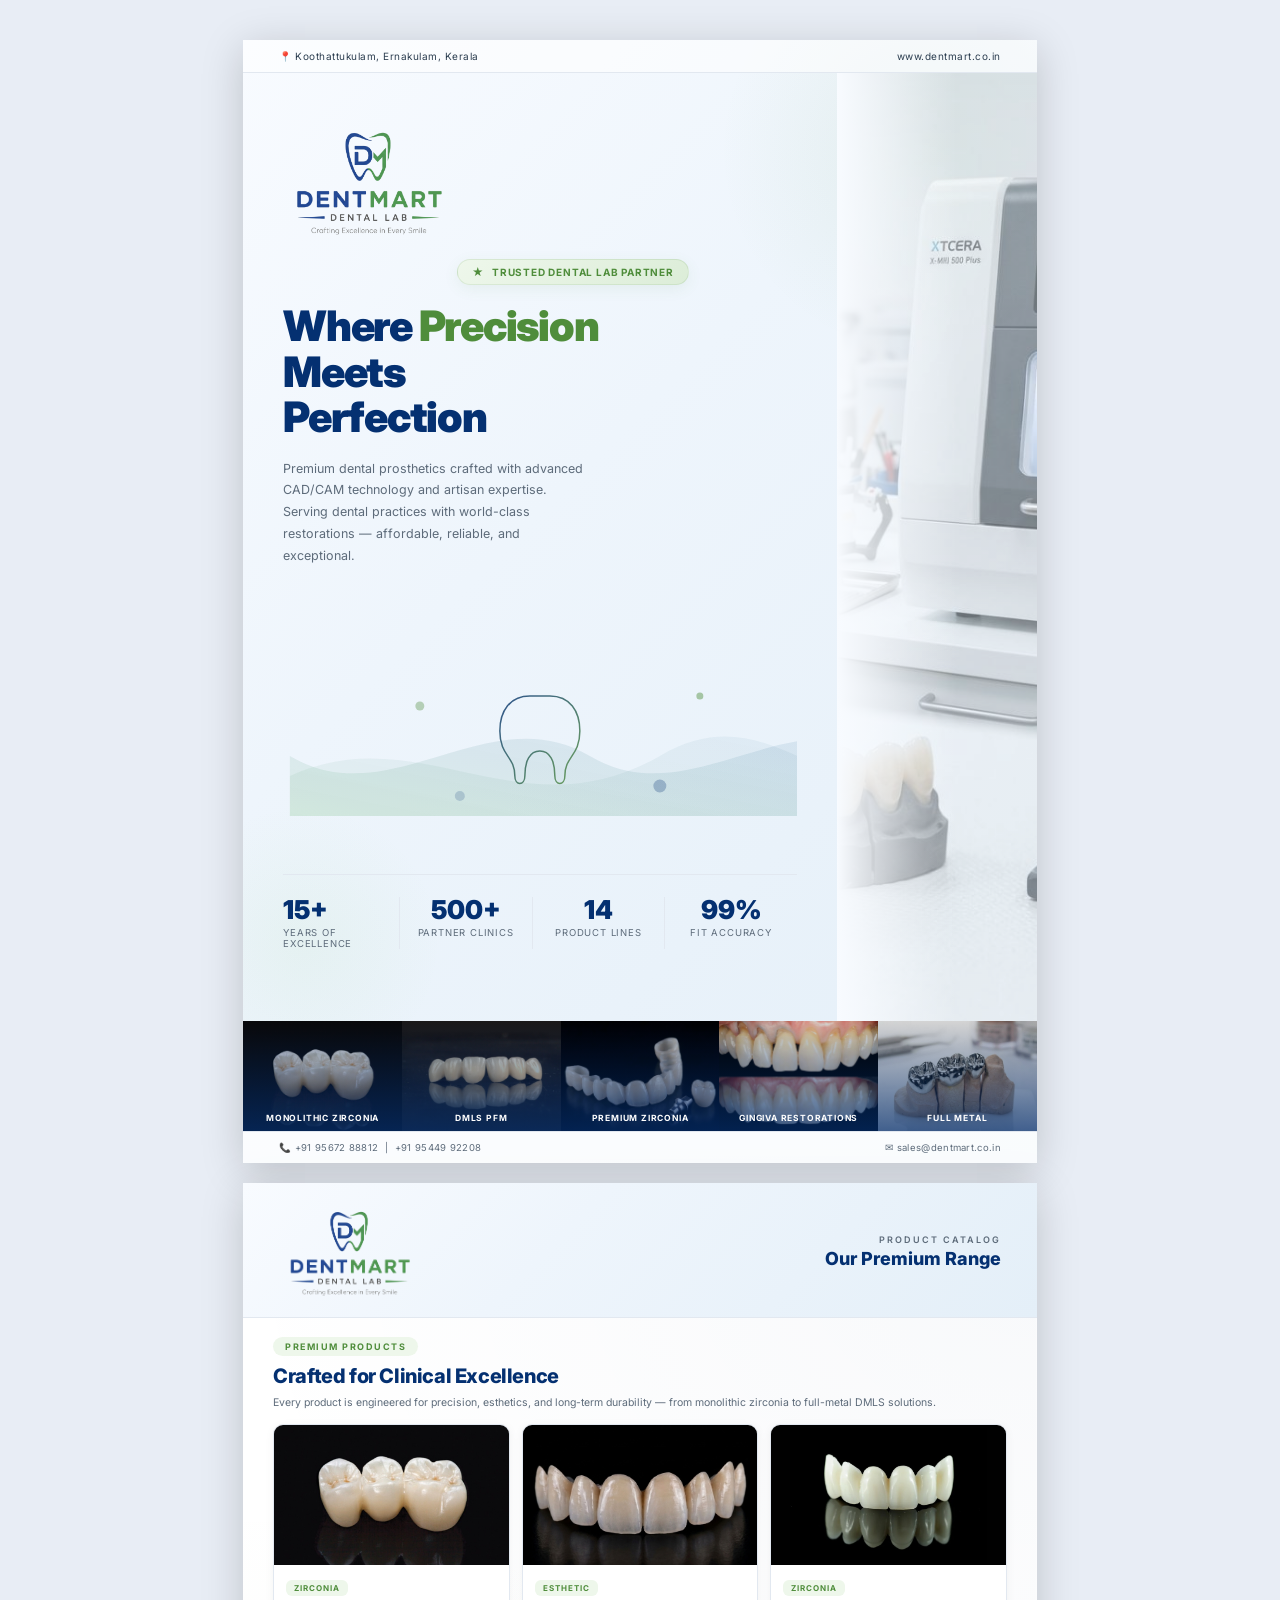
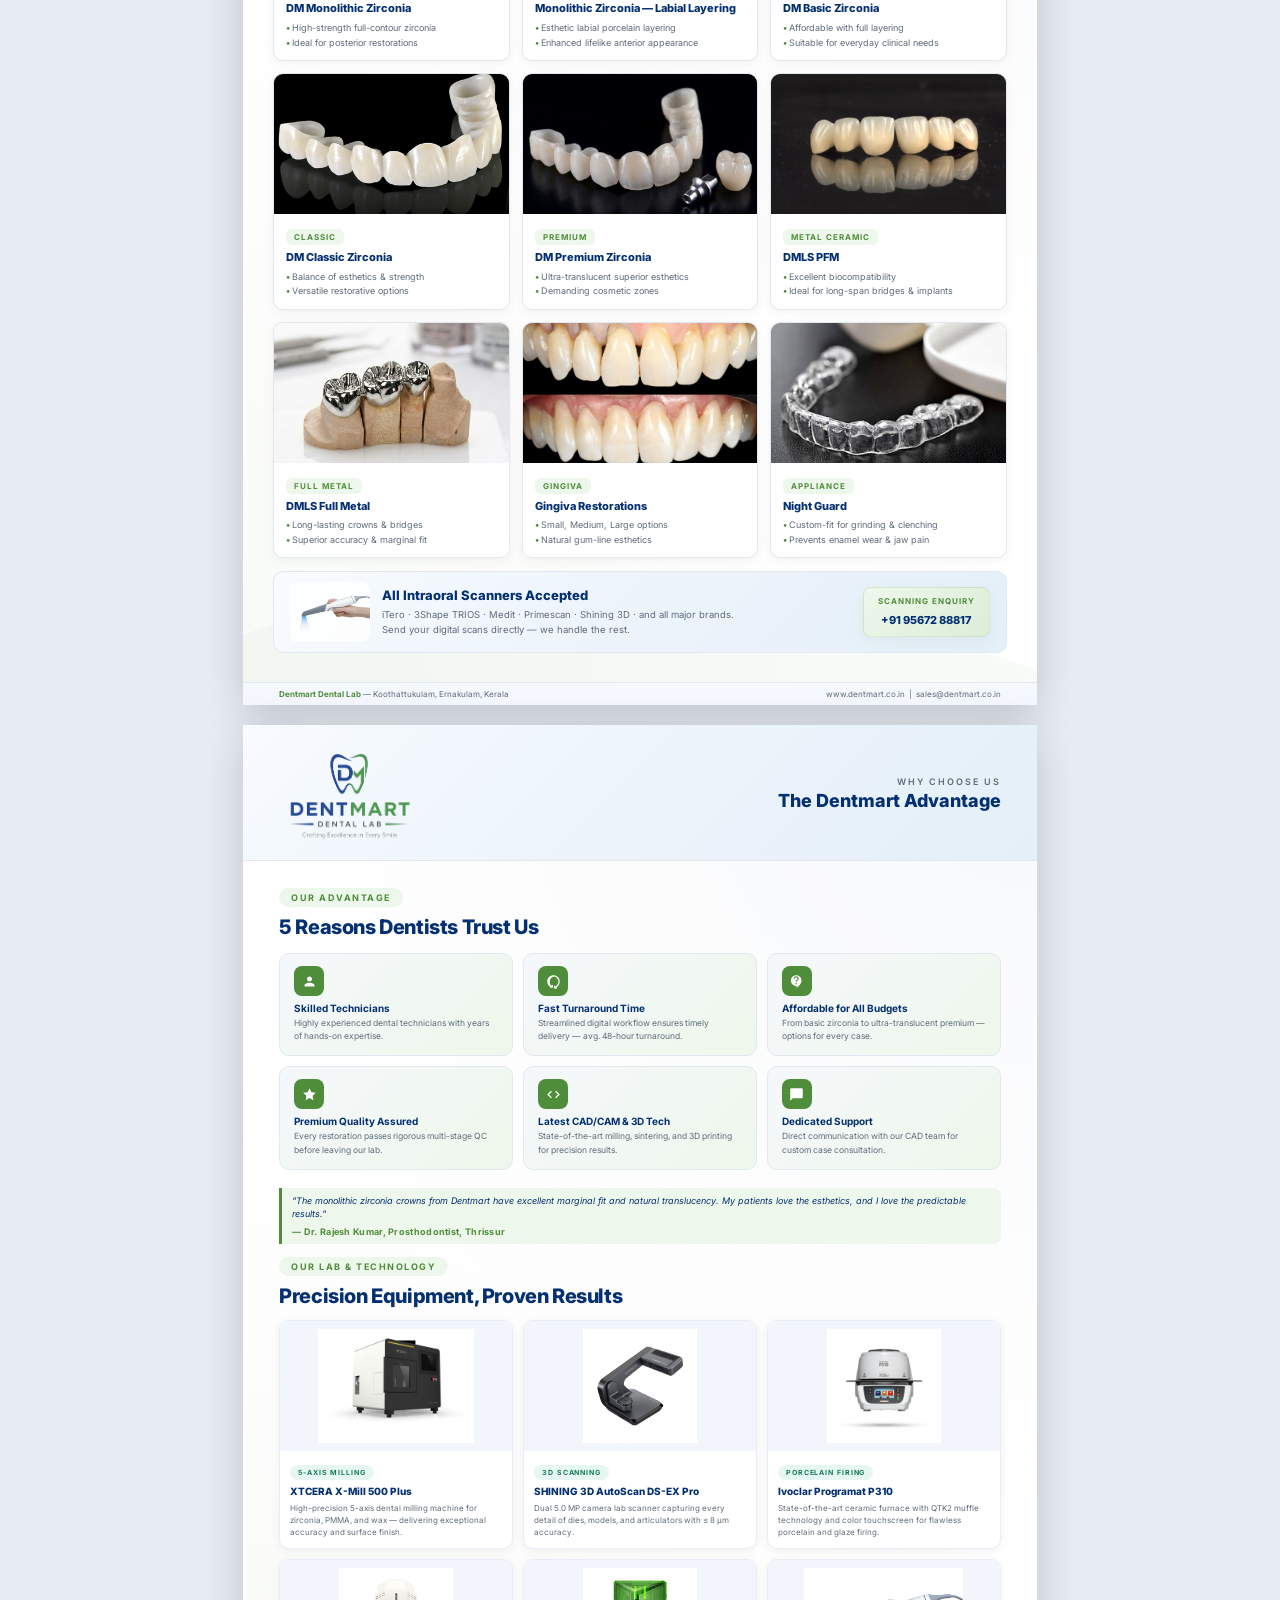
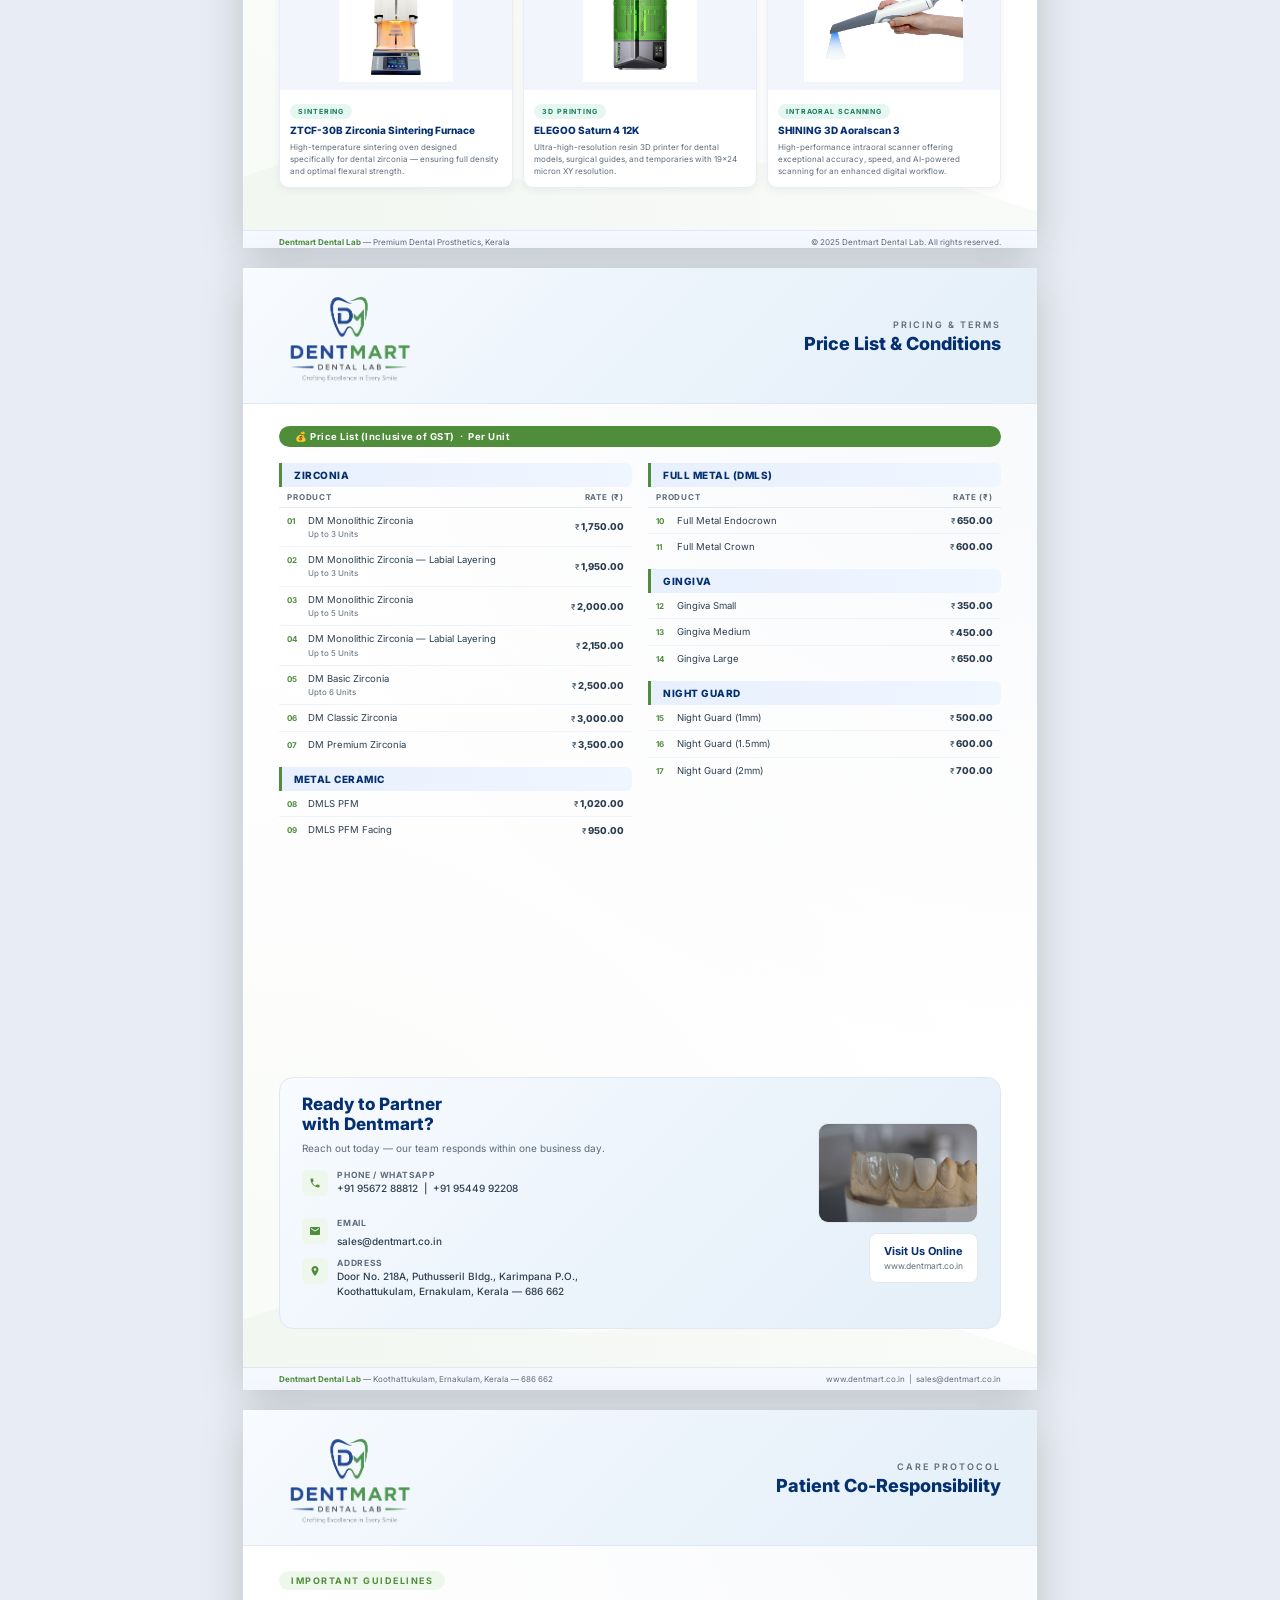
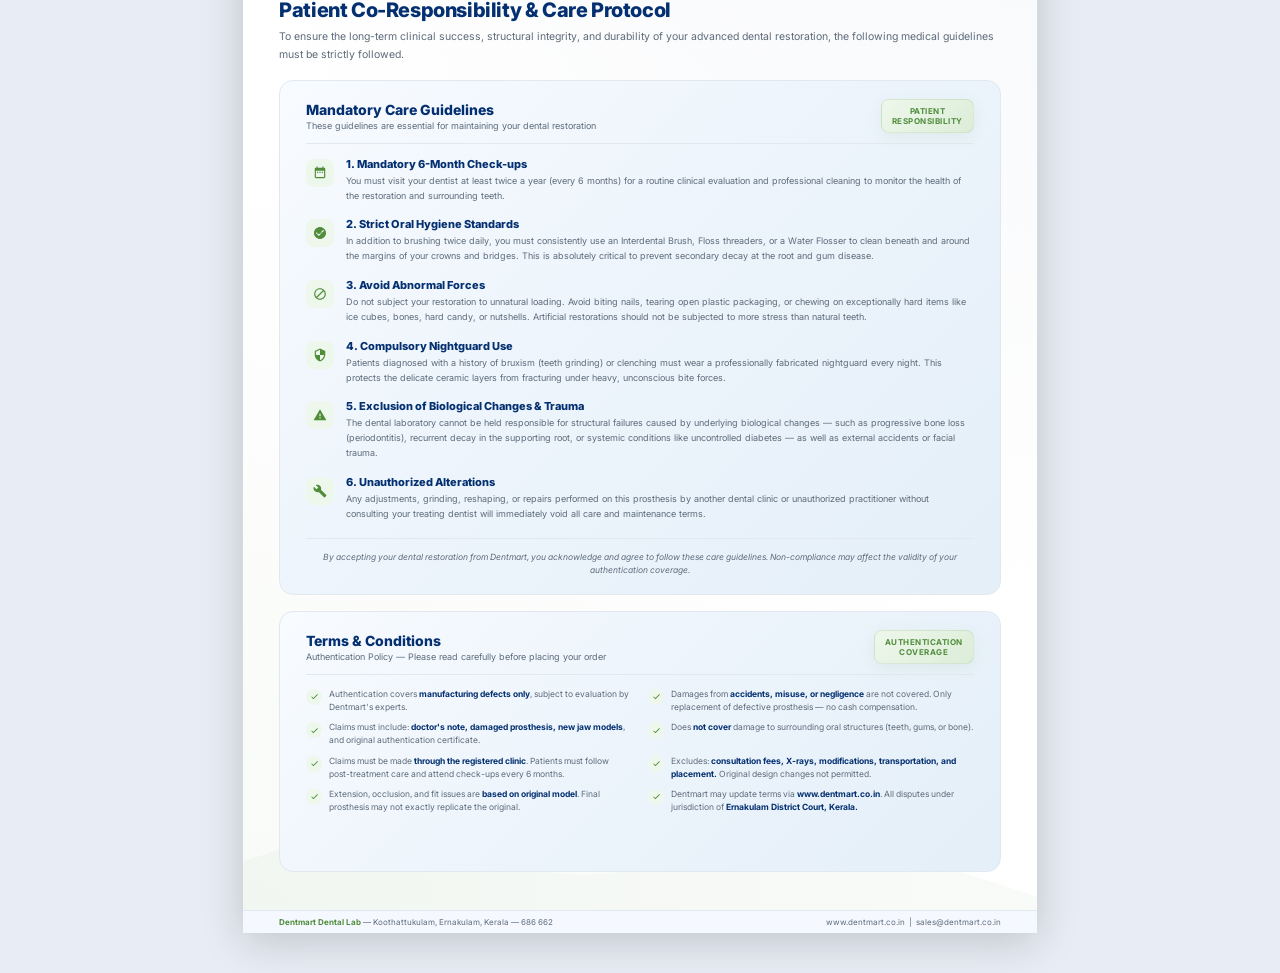
<file: brochure.html>
<!DOCTYPE html>
<html lang="en">

<head>
  <meta charset="UTF-8">
  <meta name="viewport" content="width=device-width, initial-scale=1.0">
  <title>Dentmart Dental Lab — Brochure</title>
  <link
    href="https://fonts.googleapis.com/css2?family=Inter:wght@300;400;500;600;700;800;900&family=Dancing+Script:wght@600;700&display=swap"
    rel="stylesheet">
  <style>
    * {
      margin: 0;
      padding: 0;
      box-sizing: border-box;
    }

    :root {
      --blue: #4f8d3b;
      --blue-dark: #043071;
      --blue-mid: #0a4f91;
      --accent: #6bc252;
      --gold: #f5a623;
      --white: #ffffff;
      --light: #eef7eb;
      --text: #2c3e50;
      --muted: #5d6b7a;
      --border: #e2e8f0;
    }

    body {
      font-family: 'Inter', sans-serif;
      color: var(--text);
      background: #fff;
      -webkit-print-color-adjust: exact;
      print-color-adjust: exact;
    }

    /* ─── PAGE SETUP ─── */
    .page {
      width: 210mm;
      height: 297mm;
      max-height: 297mm;
      margin: 0 auto;
      position: relative;
      overflow: hidden;
      background-color: #fff;
      background-image:
        url("data:image/svg+xml,%3Csvg xmlns='http://www.w3.org/2000/svg' viewBox='0 0 1440 320'%3E%3Cpath fill='%234f8d3b' fill-opacity='0.03' d='M0,192L48,176C96,160,192,128,288,138.7C384,149,480,203,576,213.3C672,224,768,192,864,176C960,160,1056,160,1152,176C1248,192,1344,224,1392,240L1440,256L1440,320L1392,320C1344,320,1248,320,1152,320C1056,320,960,320,864,320C768,320,672,320,576,320C480,320,384,320,288,320C192,320,96,320,48,320L0,320Z'%3E%3C/path%3E%3C/svg%3E"),
        radial-gradient(circle at 100% 0%, rgba(4, 48, 113, 0.03) 0%, transparent 60%),
        radial-gradient(circle at 0% 100%, rgba(79, 141, 59, 0.04) 0%, transparent 60%);
      background-position: bottom center, top right, bottom left;
      background-repeat: no-repeat;
      background-size: 100% auto, 100% 100%, 100% 100%;
      page-break-after: always;
    }

    .page:last-child {
      page-break-after: avoid;
    }

    @page {
      size: A4;
      margin: 0;
    }

    @media print {
      * {
        -webkit-print-color-adjust: exact !important;
        print-color-adjust: exact !important;
      }

      body {
        margin: 0;
      }

      .page {
        margin: 0;
        page-break-after: always;
        page-break-inside: avoid;
        background-color: #fff !important;
        background-image:
          url("data:image/svg+xml,%3Csvg xmlns='http://www.w3.org/2000/svg' viewBox='0 0 1440 320'%3E%3Cpath fill='%234f8d3b' fill-opacity='0.03' d='M0,192L48,176C96,160,192,128,288,138.7C384,149,480,203,576,213.3C672,224,768,192,864,176C960,160,1056,160,1152,176C1248,192,1344,224,1392,240L1440,256L1440,320L1392,320C1344,320,1248,320,1152,320C1056,320,960,320,864,320C768,320,672,320,576,320C480,320,384,320,288,320C192,320,96,320,48,320L0,320Z'%3E%3C/path%3E%3C/svg%3E"),
          radial-gradient(circle at 100% 0%, rgba(4, 48, 113, 0.03) 0%, transparent 60%),
          radial-gradient(circle at 0% 100%, rgba(79, 141, 59, 0.04) 0%, transparent 60%) !important;
        background-position: bottom center, top right, bottom left !important;
        background-repeat: no-repeat !important;
        background-size: 100% auto, 100% 100%, 100% 100% !important;
      }

      .page:last-child {
        page-break-after: auto !important;
      }
    }

    /* ─── SCREEN PREVIEW SPACING ─── */
    @media screen {
      body {
        background: #e8edf5;
        padding: 20px 0;
      }

      .page {
        margin: 20px auto;
        box-shadow: 0 8px 40px rgba(0, 0, 0, .18);
      }
    }

    /* ══════════════════════════════════════════
     PAGE 1 — COVER
  ══════════════════════════════════════════ */
    .cover {
      background: linear-gradient(135deg, #f8fbff 0%, #eef5fc 40%, #e4eff8 100%);
      height: 297mm;
      max-height: 297mm;
      display: flex;
      flex-direction: column;
      position: relative;
    }

    /* Decorative circles */
    .cover::before {
      content: '';
      position: absolute;
      width: 420px;
      height: 420px;
      border-radius: 50%;
      background: radial-gradient(circle, rgba(79, 141, 59, .08) 0%, transparent 70%);
      top: -100px;
      right: -100px;
    }

    .cover::after {
      content: '';
      position: absolute;
      width: 280px;
      height: 280px;
      border-radius: 50%;
      background: radial-gradient(circle, rgba(107, 194, 82, .06) 0%, transparent 70%);
      bottom: 80px;
      left: -80px;
    }

    /* Top stripe */
    .cover-topbar {
      background: rgba(255, 255, 255, .6);
      border-bottom: 1px solid var(--border);
      padding: 10px 36px;
      display: flex;
      align-items: center;
      justify-content: space-between;
      font-size: 10px;
      color: var(--text);
      letter-spacing: .5px;
      position: relative;
      z-index: 2;
    }

    .cover-topbar span {
      display: flex;
      align-items: center;
      gap: 6px;
    }

    /* Hero area */
    .cover-hero {
      display: flex;
      flex: 1;
      position: relative;
      z-index: 2;
    }

    .cover-left {
      flex: 1;
      padding: 44px 40px 40px 40px;
      display: flex;
      flex-direction: column;
      justify-content: space-between;
    }

    .cover-right {
      width: 200px;
      position: relative;
      overflow: hidden;
    }

    .cover-right img {
      width: 100%;
      height: 100%;
      object-fit: cover;
      opacity: .55;
      display: block;
    }

    .cover-right::after {
      content: '';
      position: absolute;
      inset: 0;
      background: linear-gradient(to right, #f8fbff 0%, transparent 60%);
    }

    .cover-logo {
      width: 170px;
      margin-bottom: 32px;
      background: transparent;
      padding: 0;
      border-radius: 0;
      box-shadow: none;
    }

    .cover-badge {
      display: inline-flex;
      align-items: center;
      gap: 7px;
      background: linear-gradient(135deg, var(--light) 0%, #dcedd8 100%);
      border: 1px solid rgba(79, 141, 59, .12);
      border-radius: 20px;
      padding: 5px 14px;
      font-size: 10px;
      color: var(--blue);
      font-weight: 700;
      letter-spacing: .8px;
      text-transform: uppercase;
      margin-bottom: 18px;
      width: fit-content;
      box-shadow: 0 4px 15px rgba(79, 141, 59, .08);
    }

    .cover-badge::before {
      content: '★';
      color: var(--blue);
      font-size: 11px;
    }

    .cover-headline {
      font-size: 42px;
      font-weight: 900;
      color: var(--blue-dark);
      line-height: 1.08;
      letter-spacing: -.03em;
      margin-bottom: 18px;
    }

    .cover-headline em {
      font-style: normal;
      color: var(--blue);
    }

    .cover-sub {
      font-size: 12.5px;
      color: var(--muted);
      line-height: 1.75;
      max-width: 300px;
      margin-bottom: 32px;
    }

    .cover-vector-art {
      flex: 1;
      display: flex;
      align-items: center;
      justify-content: center;
      opacity: 0.9;
      margin: 10px 0;
      overflow: hidden;
      border-radius: 12px;
    }

    .cover-vector-art svg {
      width: 100%;
      height: 100%;
      max-height: 160px;
    }

    .cover-stats {
      display: flex;
      gap: 0;
      border-top: 1px solid var(--border);
      padding-top: 22px;
      margin-bottom: 32px;
    }

    .cover-stat {
      flex: 1;
      text-align: center;
      border-right: 1px solid var(--border);
      padding: 0 16px;
    }

    .cover-stat:first-child {
      padding-left: 0;
      text-align: left;
    }

    .cover-stat:last-child {
      border-right: none;
    }

    .cover-stat-num {
      font-size: 26px;
      font-weight: 900;
      color: var(--blue-dark);
      line-height: 1;
      margin-bottom: 4px;
    }

    .cover-stat-label {
      font-size: 9.5px;
      color: var(--muted);
      text-transform: uppercase;
      letter-spacing: .8px;
    }

    /* Photo band at bottom */
    .cover-photos {
      display: flex;
      height: 110px;
      position: relative;
      z-index: 2;
      margin-top: auto;
    }

    .cover-photo {
      flex: 1;
      overflow: hidden;
      position: relative;
    }

    .cover-photo img {
      width: 100%;
      height: 100%;
      object-fit: cover;
      display: block;
      filter: brightness(.85) saturate(1.1);
    }

    .cover-photo::after {
      content: '';
      position: absolute;
      inset: 0;
      background: linear-gradient(to top, rgba(4, 48, 113, .7) 0%, transparent 100%);
    }

    .cover-photo-label {
      position: absolute;
      bottom: 8px;
      left: 0;
      right: 0;
      text-align: center;
      font-size: 8.5px;
      font-weight: 700;
      color: #fff;
      letter-spacing: .8px;
      text-transform: uppercase;
      z-index: 2;
    }

    /* Footer bar on cover */
    .cover-footer {
      background: rgba(255, 255, 255, .8);
      border-top: 1px solid var(--border);
      padding: 10px 36px;
      display: flex;
      align-items: center;
      justify-content: space-between;
      font-size: 9.5px;
      color: var(--muted);
      letter-spacing: .3px;
      position: relative;
      z-index: 2;
    }

    /* ══════════════════════════════════════════
     PAGE 2 — PRODUCTS
  ══════════════════════════════════════════ */
    .p2-header {
      background: linear-gradient(135deg, #f8fbff 0%, #eef5fc 40%, #e4eff8 100%);
      border-bottom: 1px solid var(--border);
      padding: 16px 36px 14px;
      display: flex;
      align-items: center;
      justify-content: space-between;
    }

    .p2-header-logo {
      width: 140px;
      background: transparent;
      padding: 0;
      border-radius: 0;
      box-shadow: none;
    }

    .p2-header-title {
      text-align: right;
      color: var(--blue-dark);
    }

    .p2-header-title small {
      display: block;
      font-size: 9px;
      font-weight: 600;
      letter-spacing: 2px;
      text-transform: uppercase;
      color: var(--muted);
      margin-bottom: 3px;
    }

    .p2-header-title h2 {
      font-size: 18px;
      font-weight: 800;
    }

    .section-tag {
      display: inline-block;
      font-size: 9px;
      font-weight: 700;
      letter-spacing: 1.5px;
      text-transform: uppercase;
      color: var(--blue);
      background: var(--light);
      border-radius: 12px;
      padding: 4px 12px;
      margin-bottom: 8px;
    }

    .section-title {
      font-size: 20px;
      font-weight: 800;
      color: var(--blue-dark);
      letter-spacing: -.02em;
      line-height: 1.2;
      margin-bottom: 6px;
    }

    .section-sub {
      font-size: 10.5px;
      color: var(--muted);
      line-height: 1.7;
    }

    .p2-body {
      padding: 16px 30px;
      display: flex;
      flex-direction: column;
    }

    .p2-intro {
      margin-bottom: 12px;
    }

    .products-grid {
      display: grid;
      grid-template-columns: repeat(3, 1fr);
      gap: 12px;
    }

    .prod-card {
      border: 1px solid var(--border);
      border-radius: 10px;
      overflow: hidden;
      background: #fff;
      box-shadow: 0 2px 10px rgba(0, 0, 0, .05);
    }

    .prod-img {
      height: 140px;
      overflow: hidden;
    }

    .prod-img img {
      width: 100%;
      height: 100%;
      object-fit: cover;
      display: block;
    }

    .prod-body {
      padding: 10px 12px;
    }

    .prod-tag {
      font-size: 8px;
      font-weight: 700;
      letter-spacing: 1px;
      text-transform: uppercase;
      color: var(--blue);
      background: var(--light);
      border-radius: 6px;
      padding: 3px 8px;
      display: inline-block;
      margin-bottom: 5px;
    }

    .prod-name {
      font-size: 11px;
      font-weight: 800;
      color: var(--blue-dark);
      line-height: 1.35;
      margin-bottom: 5px;
    }

    .prod-points {
      list-style: none;
      font-size: 9px;
      color: var(--muted);
      line-height: 1.6;
    }

    .prod-points li::before {
      content: '• ';
      color: var(--blue);
      font-weight: 700;
    }

    /* Scanner strip */
    .scanner-strip {
      margin-top: auto;
      margin-bottom: auto;
      background: linear-gradient(135deg, #f8fbff 0%, #eef5fc 40%, #e4eff8 100%);
      border: 1px solid var(--border);
      border-radius: 10px;
      padding: 10px 16px;
      display: flex;
      align-items: center;
      gap: 12px;
    }

    .scanner-strip-img {
      width: 80px;
      height: 60px;
      border-radius: 8px;
      object-fit: cover;
      flex-shrink: 0;
      opacity: .85;
    }

    .scanner-strip-text h4 {
      font-size: 13px;
      font-weight: 800;
      color: var(--blue-dark);
      margin-bottom: 4px;
    }

    .scanner-strip-text p {
      font-size: 9.5px;
      color: var(--muted);
      line-height: 1.6;
    }

    .scanner-strip-badge {
      margin-left: auto;
      flex-shrink: 0;
      background: linear-gradient(135deg, var(--light) 0%, #dcedd8 100%);
      border: 1px solid rgba(79, 141, 59, .12);
      border-radius: 8px;
      padding: 8px 14px;
      text-align: center;
      box-shadow: 0 4px 15px rgba(79, 141, 59, .08);
    }

    .scanner-strip-badge span {
      display: block;
      font-size: 8px;
      font-weight: 700;
      letter-spacing: 1px;
      text-transform: uppercase;
      color: var(--blue);
      margin-bottom: 2px;
    }

    .scanner-strip-badge strong {
      font-size: 11px;
      font-weight: 800;
      color: var(--blue-dark);
    }

    /* Page footer */
    .page-footer {
      background: #f5f8ff;
      border-top: 1px solid var(--border);
      padding: 6px 36px;
      display: flex;
      align-items: center;
      justify-content: space-between;
      font-size: 8px;
      color: var(--muted);
      margin-top: auto;
    }

    .page-footer strong {
      color: var(--blue);
    }

    /* ══════════════════════════════════════════
     PAGE 3 — WHY CHOOSE + TECHNOLOGY + CONTACT
  ══════════════════════════════════════════ */
    .p3-body {
      padding: 24px 36px;
    }

    /* Why grid */
    .why-grid {
      display: grid;
      grid-template-columns: repeat(3, 1fr);
      gap: 10px;
      margin-bottom: 18px;
    }

    .why-card {
      background: linear-gradient(135deg, #f5f8fb, #eef7eb);
      border: 1px solid var(--border);
      border-radius: 10px;
      padding: 12px 14px;
    }

    .why-icon {
      width: 30px;
      height: 30px;
      background: var(--blue);
      border-radius: 8px;
      display: flex;
      align-items: center;
      justify-content: center;
      margin-bottom: 6px;
      font-size: 13px;
    }

    .why-icon svg {
      width: 15px;
      height: 15px;
      fill: #fff;
    }

    .why-card h4 {
      font-size: 10px;
      font-weight: 700;
      color: var(--blue-dark);
      margin-bottom: 3px;
    }

    .why-card p {
      font-size: 8.5px;
      color: var(--muted);
      line-height: 1.55;
    }

    /* Tech machines */
    .machines-grid {
      display: grid;
      grid-template-columns: repeat(3, 1fr);
      gap: 10px;
      margin-bottom: 18px;
    }

    .machine-card {
      border-radius: 10px;
      overflow: hidden;
      border: 1px solid #e8eef8;
      background: #fff;
      box-shadow: 0 2px 10px rgba(0, 0, 0, .06);
      display: flex;
      flex-direction: column;
    }

    .machine-card-img {
      height: 130px;
      overflow: hidden;
      background: #f2f5fb;
      display: flex;
      align-items: center;
      justify-content: center;
      padding: 8px;
    }

    .machine-card-img img {
      max-width: 100%;
      max-height: 100%;
      width: auto;
      height: auto;
      object-fit: contain;
      display: block;
    }

    .machine-card-body {
      padding: 8px 10px 10px;
      flex: 1;
    }

    .machine-tag {
      font-size: 7px;
      font-weight: 700;
      letter-spacing: .9px;
      text-transform: uppercase;
      color: #1a7a5e;
      background: #e6f7f2;
      border-radius: 20px;
      padding: 3px 8px;
      display: inline-block;
      margin-bottom: 5px;
    }

    .machine-name {
      font-size: 10px;
      font-weight: 800;
      color: var(--blue-dark);
      line-height: 1.3;
      margin-bottom: 4px;
    }

    .machine-desc {
      font-size: 8px;
      color: var(--muted);
      line-height: 1.5;
    }

    /* Contact section */
    .contact-section {
      padding: 16px 22px;
      display: flex;
      gap: 16px;
    }

    .contact-left {
      flex: 1;
    }

    .contact-left h3 {
      font-size: 17px;
      font-weight: 800;
      color: var(--blue-dark);
      margin-bottom: 5px;
      line-height: 1.2;
    }

    .contact-left p {
      font-size: 10px;
      color: var(--muted);
      margin-bottom: 14px;
      line-height: 1.6;
    }

    .contact-rows {
      display: flex;
      flex-direction: column;
      gap: 9px;
    }

    .contact-row {
      display: flex;
      align-items: flex-start;
      gap: 9px;
    }

    .contact-row-icon {
      width: 26px;
      height: 26px;
      background: var(--light);
      border-radius: 6px;
      display: flex;
      align-items: center;
      justify-content: center;
      flex-shrink: 0;
    }

    .contact-row-icon svg {
      width: 12px;
      height: 12px;
      fill: var(--blue);
    }

    .contact-row-text h5 {
      font-size: 8.5px;
      font-weight: 700;
      color: var(--muted);
      text-transform: uppercase;
      letter-spacing: .7px;
      margin-bottom: 1px;
    }

    .contact-row-text p,
    .contact-row-text a {
      font-size: 10px;
      color: var(--text);
      font-weight: 500;
      text-decoration: none;
      line-height: 1.45;
    }

    .contact-right {
      width: 160px;
      flex-shrink: 0;
      display: flex;
      flex-direction: column;
      gap: 10px;
      align-items: flex-end;
      justify-content: center;
    }

    .contact-photo {
      width: 100%;
      height: 100px;
      border-radius: 10px;
      overflow: hidden;
      border: 1px solid var(--border);
    }

    .contact-photo img {
      width: 100%;
      height: 100%;
      object-fit: cover;
      display: block;
      opacity: .85;
    }

    .qr-placeholder {
      background: #fff;
      border: 1px solid var(--border);
      border-radius: 8px;
      padding: 10px 14px;
      text-align: center;
    }

    .qr-placeholder p {
      font-size: 8.5px;
      color: var(--muted);
      line-height: 1.5;
      margin: 0;
    }

    .qr-placeholder strong {
      color: var(--blue-dark);
      font-size: 11px;
      display: block;
      margin-bottom: 2px;
    }

    /* Testimonial quote strip */
    .quote-strip {
      background: var(--light);
      border-left: 3px solid var(--blue);
      border-radius: 0 8px 8px 0;
      padding: 6px 10px;
      margin-bottom: 10px;
      font-style: italic;
      font-size: 9px;
      color: var(--blue-dark);
      line-height: 1.45;
    }

    .quote-strip cite {
      display: block;
      margin-top: 5px;
      font-style: normal;
      font-size: 9px;
      font-weight: 700;
      color: var(--blue);
      letter-spacing: .3px;
    }

    /* ══════════════════════════════════════════
     PAGE 4 — PRICE LIST + TERMS
  ══════════════════════════════════════════ */
    .p4-body {
      padding: 22px 36px;
      display: flex;
      flex-direction: column;
      flex: 1;
    }

    /* Price list */
    .price-note {
      display: inline-flex;
      align-items: center;
      gap: 7px;
      background: var(--blue);
      color: #fff;
      font-size: 9.5px;
      font-weight: 700;
      letter-spacing: .5px;
      border-radius: 20px;
      padding: 5px 16px;
      margin-bottom: 16px;
    }

    .price-columns {
      display: grid;
      grid-template-columns: 1fr 1fr;
      gap: 16px;
      margin-bottom: 18px;
    }

    .price-col {}

    .price-category {
      background: linear-gradient(90deg, #e8f0fe, #f0f6ff);
      border-left: 3px solid var(--blue);
      border-radius: 0 6px 6px 0;
      padding: 6px 12px;
      font-size: 10px;
      font-weight: 800;
      color: var(--blue-dark);
      letter-spacing: .5px;
      text-transform: uppercase;
      margin-bottom: 0;
    }

    .price-table {
      width: 100%;
      border-collapse: collapse;
      margin-bottom: 10px;
    }

    .price-table thead th {
      font-size: 8px;
      font-weight: 700;
      letter-spacing: .8px;
      text-transform: uppercase;
      color: var(--muted);
      padding: 5px 8px;
      text-align: right;
      border-bottom: 1px solid var(--border);
    }

    .price-table thead th:first-child {
      text-align: left;
    }

    .price-table tbody tr {
      border-bottom: 1px solid #eef3fc;
    }

    .price-table tbody tr:last-child {
      border-bottom: none;
    }

    .price-table tbody tr:hover {
      background: #fafcff;
    }

    .price-table td {
      padding: 6px 8px;
      font-size: 9.5px;
      color: var(--text);
      vertical-align: middle;
    }

    .price-table td:first-child {
      display: flex;
      align-items: baseline;
      gap: 7px;
    }

    .price-num {
      font-size: 8px;
      font-weight: 700;
      color: var(--blue);
      min-width: 14px;
    }

    .price-name {
      font-size: 9.5px;
      line-height: 1.4;
      color: var(--text);
    }

    .price-amt {
      text-align: right;
      font-size: 11px;
      font-weight: 800;
      color: var(--blue-dark);
      white-space: nowrap;
    }

    .price-currency {
      font-size: 8px;
      font-weight: 600;
      color: var(--muted);
      margin-right: 1px;
    }

    /* Combined Card Wrapper */
    .combined-card {
      background: linear-gradient(135deg, #f8fbff 0%, #eef5fc 40%, #e4eff8 100%);
      border: 1px solid var(--border);
      border-radius: 14px;
      margin-bottom: 16px;
      display: flex;
      flex-direction: column;
      flex: 1;
    }

    /* Terms */
    .terms-section {
      padding: 18px 22px 14px;
    }

    .terms-section-header {
      display: flex;
      align-items: center;
      gap: 10px;
      margin-bottom: 13px;
      border-bottom: 1px solid var(--border);
      padding-bottom: 10px;
    }

    .terms-section-header h3 {
      font-size: 14px;
      font-weight: 800;
      color: var(--blue-dark);
    }

    .terms-section-header p {
      font-size: 9px;
      color: var(--muted);
      margin-top: 2px;
    }

    .terms-badge {
      background: linear-gradient(135deg, var(--light) 0%, #dcedd8 100%);
      border: 1px solid rgba(79, 141, 59, .12);
      border-radius: 8px;
      padding: 6px 10px;
      text-align: center;
      font-size: 8px;
      font-weight: 700;
      color: var(--blue);
      letter-spacing: .5px;
      text-transform: uppercase;
      margin-left: auto;
      white-space: nowrap;
      box-shadow: 0 4px 15px rgba(79, 141, 59, .08);
    }

    .terms-grid {
      display: grid;
      grid-template-columns: 1fr 1fr;
      gap: 7px 16px;
    }

    .terms-item {
      display: flex;
      gap: 7px;
      align-items: flex-start;
    }

    .terms-icon {
      width: 16px;
      height: 16px;
      background: var(--light);
      border-radius: 50%;
      display: flex;
      align-items: center;
      justify-content: center;
      flex-shrink: 0;
      margin-top: 1px;
    }

    .terms-icon svg {
      width: 9px;
      height: 9px;
      fill: var(--blue);
    }

    .terms-item p {
      font-size: 8.5px;
      color: var(--muted);
      line-height: 1.55;
    }

    .terms-item p strong {
      color: var(--blue-dark) !important;
    }

    .terms-footer-note {
      margin-top: 11px;
      padding-top: 9px;
      border-top: 1px solid rgba(255, 255, 255, .12);
      font-size: 8px;
      color: rgba(255, 255, 255, .5);
      text-align: center;
      letter-spacing: .3px;
    }
  </style>
</head>

<body>

  <!-- ═══════════════════════════════════════
     PAGE 1 — COVER
═══════════════════════════════════════ -->
  <div class="page">
    <div class="cover">

      <div class="cover-topbar">
        <span>📍 Koothattukulam, Ernakulam, Kerala</span>
        <span>www.dentmart.co.in</span>
      </div>

      <div class="cover-hero">
        <div class="cover-left">
          <div>
            <img src="assets/logo.png" alt="Dentmart" class="cover-logo">

            <div class="cover-badge">Trusted Dental Lab Partner</div>

            <h1 class="cover-headline">
              Where <em>Precision</em><br>
              Meets<br>Perfection
            </h1>

            <p class="cover-sub">
              Premium dental prosthetics crafted with advanced CAD/CAM technology
              and artisan expertise. Serving dental practices with world-class
              restorations — affordable, reliable, and exceptional.
            </p>
          </div>

          <div class="cover-vector-art">
            <svg viewBox="0 0 400 160" xmlns="http://www.w3.org/2000/svg" preserveAspectRatio="xMidYMid meet">
              <defs>
                <linearGradient id="toothGrad" x1="0%" y1="0%" x2="100%" y2="100%">
                  <stop offset="0%" stop-color="var(--blue-dark)" />
                  <stop offset="100%" stop-color="var(--blue)" />
                </linearGradient>
                <linearGradient id="waveGrad" x1="0%" y1="100%" x2="100%" y2="0%">
                  <stop offset="0%" stop-color="#6bc252" stop-opacity="0.15" />
                  <stop offset="100%" stop-color="#0a4f91" stop-opacity="0.1" />
                </linearGradient>
              </defs>
              <!-- Abstract decorative background waves -->
              <path d="M-50,100 C50,160 150,40 250,100 C350,160 450,40 550,100 L550,200 L-50,200 Z"
                fill="url(#waveGrad)" />
              <path d="M-50,120 C80,60 180,180 320,100 C420,40 480,140 550,120 L550,200 L-50,200 Z"
                fill="url(#waveGrad)" opacity="0.6" />
              <!-- Floating aesthetic circles -->
              <circle cx="80" cy="50" r="4.5" fill="var(--blue)" opacity="0.4" />
              <circle cx="320" cy="130" r="6.5" fill="var(--blue-dark)" opacity="0.3" />
              <circle cx="360" cy="40" r="3.5" fill="var(--blue)" opacity="0.5" />
              <circle cx="120" cy="140" r="5" fill="var(--blue-dark)" opacity="0.2" />
              <!-- Stylized abstract tooth outline -->
              <path
                d="M190 40 C 170 40, 160 55, 160 75 C 160 100, 175 100, 175 120 C 175 130, 185 130, 185 120 C 185 105, 190 95, 200 95 C 210 95, 215 105, 215 120 C 215 130, 225 130, 225 120 C 225 100, 240 100, 240 75 C 240 55, 230 40, 210 40 Z"
                fill="none" stroke="url(#toothGrad)" stroke-width="1.5" stroke-linecap="round" stroke-linejoin="round"
                opacity="0.9" />
            </svg>
          </div>

          <div>
            <div class="cover-stats">
              <div class="cover-stat">
                <div class="cover-stat-num">15+</div>
                <div class="cover-stat-label">Years of Excellence</div>
              </div>
              <div class="cover-stat">
                <div class="cover-stat-num">500+</div>
                <div class="cover-stat-label">Partner Clinics</div>
              </div>
              <div class="cover-stat">
                <div class="cover-stat-num">14</div>
                <div class="cover-stat-label">Product Lines</div>
              </div>
              <div class="cover-stat">
                <div class="cover-stat-num">99%</div>
                <div class="cover-stat-label">Fit Accuracy</div>
              </div>
            </div>
          </div>
        </div>

        <div class="cover-right">
          <img src="assets/hero.jpg" alt="Dentmart Lab">
        </div>
      </div>

      <div class="cover-photos">
        <div class="cover-photo">
          <img src="assets/product-zirconia-mono.jpg" alt="Zirconia">
          <div class="cover-photo-label">Monolithic Zirconia</div>
        </div>
        <div class="cover-photo">
          <img src="assets/product-pfm.jpg" alt="PFM">
          <div class="cover-photo-label">DMLS PFM</div>
        </div>
        <div class="cover-photo">
          <img src="assets/product-zirconia-premium.jpg" alt="Premium">
          <div class="cover-photo-label">Premium Zirconia</div>
        </div>
        <div class="cover-photo">
          <img src="assets/product-gingiva.jpg" alt="Gingiva">
          <div class="cover-photo-label">Gingiva Restorations</div>
        </div>
        <div class="cover-photo">
          <img src="assets/product-metal.jpg" alt="Full Metal">
          <div class="cover-photo-label">Full Metal</div>
        </div>
      </div>

      <div class="cover-footer">
        <span>📞 +91 95672 88812 &nbsp;|&nbsp; +91 95449 92208</span>
        <span>✉ sales@dentmart.co.in</span>
      </div>

    </div>
  </div>


  <!-- ═══════════════════════════════════════
     PAGE 2 — PRODUCTS
═══════════════════════════════════════ -->
  <div class="page" style="display:flex;flex-direction:column;">

    <div class="p2-header">
      <img src="assets/logo.png" alt="Dentmart" class="p2-header-logo">
      <div class="p2-header-title">
        <small>Product Catalog</small>
        <h2>Our Premium Range</h2>
      </div>
    </div>

    <div class="p2-body" style="flex:1;">

      <div class="p2-intro">
        <div class="section-tag">Premium Products</div>
        <div class="section-title">Crafted for Clinical Excellence</div>
        <p class="section-sub">Every product is engineered for precision, esthetics, and long-term durability — from
          monolithic zirconia to full-metal DMLS solutions.</p>
      </div>

      <div class="products-grid">
        <div class="prod-card">
          <div class="prod-img"><img src="assets/product-zirconia-mono.jpg" alt="DM Monolithic"></div>
          <div class="prod-body">
            <span class="prod-tag">Zirconia</span>
            <div class="prod-name">DM Monolithic Zirconia</div>
            <ul class="prod-points">
              <li>High-strength full-contour zirconia</li>
              <li>Ideal for posterior restorations</li>
            </ul>
          </div>
        </div>
        <div class="prod-card">
          <div class="prod-img"><img src="assets/product-zirconia-layer.jpg" alt="Labial Layering"></div>
          <div class="prod-body">
            <span class="prod-tag">Esthetic</span>
            <div class="prod-name">Monolithic Zirconia — Labial Layering</div>
            <ul class="prod-points">
              <li>Esthetic labial porcelain layering</li>
              <li>Enhanced lifelike anterior appearance</li>
            </ul>
          </div>
        </div>
        <div class="prod-card">
          <div class="prod-img"><img src="assets/product-zirconia-basic.jpg" alt="Basic Zirconia"></div>
          <div class="prod-body">
            <span class="prod-tag">Zirconia</span>
            <div class="prod-name">DM Basic Zirconia</div>
            <ul class="prod-points">
              <li>Affordable with full layering</li>
              <li>Suitable for everyday clinical needs</li>
            </ul>
          </div>
        </div>
        <div class="prod-card">
          <div class="prod-img"><img src="assets/product-zirconia-classic.jpg" alt="Classic Zirconia"></div>
          <div class="prod-body">
            <span class="prod-tag">Classic</span>
            <div class="prod-name">DM Classic Zirconia</div>
            <ul class="prod-points">
              <li>Balance of esthetics & strength</li>
              <li>Versatile restorative options</li>
            </ul>
          </div>
        </div>
        <div class="prod-card">
          <div class="prod-img"><img src="assets/product-zirconia-premium.jpg" alt="Premium Zirconia"></div>
          <div class="prod-body">
            <span class="prod-tag">Premium</span>
            <div class="prod-name">DM Premium Zirconia</div>
            <ul class="prod-points">
              <li>Ultra-translucent superior esthetics</li>
              <li>Demanding cosmetic zones</li>
            </ul>
          </div>
        </div>
        <div class="prod-card">
          <div class="prod-img"><img src="assets/product-pfm.jpg" alt="DMLS PFM"></div>
          <div class="prod-body">
            <span class="prod-tag">Metal Ceramic</span>
            <div class="prod-name">DMLS PFM</div>
            <ul class="prod-points">
              <li>Excellent biocompatibility</li>
              <li>Ideal for long-span bridges & implants</li>
            </ul>
          </div>
        </div>
        <div class="prod-card">
          <div class="prod-img"><img src="assets/product-metal.jpg" alt="Full Metal"></div>
          <div class="prod-body">
            <span class="prod-tag">Full Metal</span>
            <div class="prod-name">DMLS Full Metal</div>
            <ul class="prod-points">
              <li>Long-lasting crowns & bridges</li>
              <li>Superior accuracy & marginal fit</li>
            </ul>
          </div>
        </div>
        <div class="prod-card">
          <div class="prod-img"><img src="assets/product-gingiva.jpg" alt="Gingiva"></div>
          <div class="prod-body">
            <span class="prod-tag">Gingiva</span>
            <div class="prod-name">Gingiva Restorations</div>
            <ul class="prod-points">
              <li>Small, Medium, Large options</li>
              <li>Natural gum-line esthetics</li>
            </ul>
          </div>
        </div>
        <div class="prod-card">
          <div class="prod-img"><img src="assets/product-nightguard.jpg" alt="Night Guard"></div>
          <div class="prod-body">
            <span class="prod-tag">Appliance</span>
            <div class="prod-name">Night Guard</div>
            <ul class="prod-points">
              <li>Custom-fit for grinding & clenching</li>
              <li>Prevents enamel wear & jaw pain</li>
            </ul>
          </div>
        </div>
      </div>

      <!-- Scanner strip -->
      <div class="scanner-strip">
        <img src="assets/aoralscan3.webp" alt="Aoralscan" class="scanner-strip-img">
        <div class="scanner-strip-text">
          <h4>All Intraoral Scanners Accepted</h4>
          <p>iTero · 3Shape TRIOS · Medit · Primescan · Shining 3D · and all major brands.<br>Send your digital scans
            directly — we handle the rest.</p>
        </div>
        <div class="scanner-strip-badge">
          <span>Scanning Enquiry</span>
          <strong>+91 95672 88817</strong>
        </div>
      </div>

    </div>

    <div class="page-footer">
      <span><strong>Dentmart Dental Lab</strong> — Koothattukulam, Ernakulam, Kerala</span>
      <span>www.dentmart.co.in &nbsp;|&nbsp; sales@dentmart.co.in</span>
    </div>

  </div>


  <!-- ═══════════════════════════════════════
     PAGE 3 — WHY CHOOSE + TECH + CONTACT
═══════════════════════════════════════ -->
  <div class="page" style="display:flex;flex-direction:column;">

    <div class="p2-header">
      <img src="assets/logo.png" alt="Dentmart" class="p2-header-logo">
      <div class="p2-header-title">
        <small>Why Choose Us</small>
        <h2>The Dentmart Advantage</h2>
      </div>
    </div>

    <div class="p3-body" style="flex:1;">

      <!-- Why Choose -->
      <div style="margin-bottom:18px;">
        <div class="section-tag">Our Advantage</div>
        <div class="section-title" style="margin-bottom:14px;">5 Reasons Dentists Trust Us</div>

        <div class="why-grid">
          <div class="why-card">
            <div class="why-icon">
              <svg viewBox="0 0 24 24">
                <path
                  d="M12 12c2.21 0 4-1.79 4-4s-1.79-4-4-4-4 1.79-4 4 1.79 4 4 4zm0 2c-2.67 0-8 1.34-8 4v2h16v-2c0-2.66-5.33-4-8-4z" />
              </svg>
            </div>
            <h4>Skilled Technicians</h4>
            <p>Highly experienced dental technicians with years of hands-on expertise.</p>
          </div>
          <div class="why-card">
            <div class="why-icon">
              <svg viewBox="0 0 24 24">
                <path
                  d="M13 2.05v2.02c3.95.49 7 3.85 7 7.93 0 3.21-1.81 6-4.72 7.72L13 18v5h5l-1.22-1.22C19.91 19.07 22 15.76 22 12c0-5.18-3.95-9.45-9-9.95zM11 2.05C5.95 2.55 2 6.82 2 12c0 3.76 2.09 7.07 5.22 8.78L6 22h5v-5l-2.28 1.72C7.01 17.6 6 14.92 6 12c0-4.07 3.05-7.43 7-7.93V2.05z" />
              </svg>
            </div>
            <h4>Fast Turnaround Time</h4>
            <p>Streamlined digital workflow ensures timely delivery — avg. 48-hour turnaround.</p>
          </div>
          <div class="why-card">
            <div class="why-icon">
              <svg viewBox="0 0 24 24">
                <path
                  d="M11.5 2C6.81 2 3 5.81 3 10.5S6.81 19 11.5 19h.5v3c4.86-2.34 8-7 8-11.5C20 5.81 16.19 2 11.5 2zm1 14.5h-2v-2h2v2zm0-4h-2c0-3.25 3-3 3-5 0-1.1-.9-2-2-2s-2 .9-2 2h-2c0-2.21 1.79-4 4-4s4 1.79 4 4c0 2.5-3 2.75-3 5z" />
              </svg>
            </div>
            <h4>Affordable for All Budgets</h4>
            <p>From basic zirconia to ultra-translucent premium — options for every case.</p>
          </div>
          <div class="why-card">
            <div class="why-icon">
              <svg viewBox="0 0 24 24">
                <path
                  d="M12 2L15.09 8.26L22 9.27L17 14.14L18.18 21.02L12 17.77L5.82 21.02L7 14.14L2 9.27L8.91 8.26L12 2Z" />
              </svg>
            </div>
            <h4>Premium Quality Assured</h4>
            <p>Every restoration passes rigorous multi-stage QC before leaving our lab.</p>
          </div>
          <div class="why-card">
            <div class="why-icon">
              <svg viewBox="0 0 24 24">
                <path d="M9.4 16.6L4.8 12l4.6-4.6L8 6l-6 6 6 6 1.4-1.4zm5.2 0l4.6-4.6-4.6-4.6L16 6l6 6-6 6-1.4-1.4z" />
              </svg>
            </div>
            <h4>Latest CAD/CAM & 3D Tech</h4>
            <p>State-of-the-art milling, sintering, and 3D printing for precision results.</p>
          </div>
          <div class="why-card">
            <div class="why-icon">
              <svg viewBox="0 0 24 24">
                <path d="M20 2H4c-1.1 0-2 .9-2 2v18l4-4h14c1.1 0 2-.9 2-2V4c0-1.1-.9-2-2-2z" />
              </svg>
            </div>
            <h4>Dedicated Support</h4>
            <p>Direct communication with our CAD team for custom case consultation.</p>
          </div>
        </div>
      </div>

      <!-- Testimonial -->
      <div class="quote-strip">
        "The monolithic zirconia crowns from Dentmart have excellent marginal fit and natural translucency. My patients
        love the esthetics, and I love the predictable results."
        <cite>— Dr. Rajesh Kumar, Prosthodontist, Thrissur</cite>
      </div>

      <!-- Technology Section -->
      <div style="margin-bottom:18px;">
        <div class="section-tag">Our Lab & Technology</div>
        <div class="section-title" style="margin-bottom:12px;">Precision Equipment, Proven Results</div>
        <div class="machines-grid">
          <div class="machine-card">
            <div class="machine-card-img"><img src="assets/machine-mill.jpg" alt="Mill"></div>
            <div class="machine-card-body">
              <span class="machine-tag">5-Axis Milling</span>
              <div class="machine-name">XTCERA X-Mill 500 Plus</div>
              <p class="machine-desc">High-precision 5-axis dental milling machine for zirconia, PMMA, and wax —
                delivering exceptional accuracy and surface finish.</p>
            </div>
          </div>
          <div class="machine-card">
            <div class="machine-card-img"><img src="assets/machine-scanner.jpg" alt="3D Scanner"></div>
            <div class="machine-card-body">
              <span class="machine-tag">3D Scanning</span>
              <div class="machine-name">SHINING 3D AutoScan DS-EX Pro</div>
              <p class="machine-desc">Dual 5.0 MP camera lab scanner capturing every detail of dies, models, and
                articulators with ≤ 8 μm accuracy.</p>
            </div>
          </div>
          <div class="machine-card">
            <div class="machine-card-img"><img src="assets/machine-ivoclar.jpg" alt="Ivoclar Programat"></div>
            <div class="machine-card-body">
              <span class="machine-tag">Porcelain Firing</span>
              <div class="machine-name">Ivoclar Programat P310</div>
              <p class="machine-desc">State-of-the-art ceramic furnace with QTK2 muffle technology and color touchscreen
                for flawless porcelain and glaze firing.</p>
            </div>
          </div>
          <div class="machine-card">
            <div class="machine-card-img"><img src="assets/machine-furnace.jpg" alt="Sintering Furnace"></div>
            <div class="machine-card-body">
              <span class="machine-tag">Sintering</span>
              <div class="machine-name">ZTCF-30B Zirconia Sintering Furnace</div>
              <p class="machine-desc">High-temperature sintering oven designed specifically for dental zirconia —
                ensuring full density and optimal flexural strength.</p>
            </div>
          </div>
          <div class="machine-card">
            <div class="machine-card-img"><img src="assets/machine-printer.jpg" alt="Printer"></div>
            <div class="machine-card-body">
              <span class="machine-tag">3D Printing</span>
              <div class="machine-name">ELEGOO Saturn 4 12K</div>
              <p class="machine-desc">Ultra-high-resolution resin 3D printer for dental models, surgical guides, and
                temporaries with 19×24 micron XY resolution.</p>
            </div>
          </div>
          <div class="machine-card">
            <div class="machine-card-img"><img src="assets/aoralscan3.webp" alt="Aoralscan 3"></div>
            <div class="machine-card-body">
              <span class="machine-tag">Intraoral Scanning</span>
              <div class="machine-name">SHINING 3D Aoralscan 3</div>
              <p class="machine-desc">High-performance intraoral scanner offering exceptional accuracy, speed, and
                AI-powered scanning for an enhanced digital workflow.</p>
            </div>
          </div>
        </div>
      </div>

      <!-- Contact section moved to page 4 -->

    </div>

    <div class="page-footer">
      <span><strong>Dentmart Dental Lab</strong> — Premium Dental Prosthetics, Kerala</span>
      <span>© 2025 Dentmart Dental Lab. All rights reserved.</span>
    </div>

  </div>


  <!-- ═══════════════════════════════════════
     PAGE 4 — PRICE LIST + TERMS & CONDITIONS
═══════════════════════════════════════ -->
  <div class="page" style="display:flex;flex-direction:column;">

    <div class="p2-header">
      <img src="assets/logo.png" alt="Dentmart" class="p2-header-logo">
      <div class="p2-header-title">
        <small>Pricing &amp; Terms</small>
        <h2>Price List &amp; Conditions</h2>
      </div>
    </div>

    <div class="p4-body">



      <!-- Price List -->
      <div class="price-note">💰 Price List (Inclusive of GST) &nbsp;·&nbsp; Per Unit</div>

      <div class="price-columns">

        <!-- Left column -->
        <div class="price-col">

          <!-- Zirconia -->
          <div class="price-category">Zirconia</div>
          <table class="price-table">
            <thead>
              <tr>
                <th>Product</th>
                <th>Rate (₹)</th>
              </tr>
            </thead>
            <tbody>
              <tr>
                <td><span class="price-num">01</span><span class="price-name">DM Monolithic Zirconia<br><small
                      style="color:var(--muted);font-size:8px">Up to 3 Units</small></span></td>
                <td class="price-amt"><span class="price-currency">₹</span>1,750.00</td>
              </tr>
              <tr>
                <td><span class="price-num">02</span><span class="price-name">DM Monolithic Zirconia — Labial
                    Layering<br><small style="color:var(--muted);font-size:8px">Up to 3 Units</small></span></td>
                <td class="price-amt"><span class="price-currency">₹</span>1,950.00</td>
              </tr>
              <tr>
                <td><span class="price-num">03</span><span class="price-name">DM Monolithic Zirconia<br><small
                      style="color:var(--muted);font-size:8px">Up to 5 Units</small></span></td>
                <td class="price-amt"><span class="price-currency">₹</span>2,000.00</td>
              </tr>
              <tr>
                <td><span class="price-num">04</span><span class="price-name">DM Monolithic Zirconia — Labial
                    Layering<br><small style="color:var(--muted);font-size:8px">Up to 5 Units</small></span></td>
                <td class="price-amt"><span class="price-currency">₹</span>2,150.00</td>
              </tr>
              <tr>
                <td><span class="price-num">05</span><span class="price-name">DM Basic Zirconia<br><small
                      style="color:var(--muted);font-size:8px">Upto 6 Units</small></span></td>
                <td class="price-amt"><span class="price-currency">₹</span>2,500.00</td>
              </tr>
              <tr>
                <td><span class="price-num">06</span><span class="price-name">DM Classic Zirconia</span></td>
                <td class="price-amt"><span class="price-currency">₹</span>3,000.00</td>
              </tr>
              <tr>
                <td><span class="price-num">07</span><span class="price-name">DM Premium Zirconia</span></td>
                <td class="price-amt"><span class="price-currency">₹</span>3,500.00</td>
              </tr>
            </tbody>
          </table>

          <!-- Metal Ceramic -->
          <div class="price-category">Metal Ceramic</div>
          <table class="price-table">
            <tbody>
              <tr>
                <td><span class="price-num">08</span><span class="price-name">DMLS PFM</span></td>
                <td class="price-amt"><span class="price-currency">₹</span>1,020.00</td>
              </tr>
              <tr>
                <td><span class="price-num">09</span><span class="price-name">DMLS PFM Facing</span></td>
                <td class="price-amt"><span class="price-currency">₹</span>950.00</td>
              </tr>
            </tbody>
          </table>
        </div>

        <!-- Right column -->
        <div class="price-col">

          <!-- Full Metal -->
          <div class="price-category">Full Metal (DMLS)</div>
          <table class="price-table">
            <thead>
              <tr>
                <th>Product</th>
                <th>Rate (₹)</th>
              </tr>
            </thead>
            <tbody>
              <tr>
                <td><span class="price-num">10</span><span class="price-name">Full Metal Endocrown</span></td>
                <td class="price-amt"><span class="price-currency">₹</span>650.00</td>
              </tr>
              <tr>
                <td><span class="price-num">11</span><span class="price-name">Full Metal Crown</span></td>
                <td class="price-amt"><span class="price-currency">₹</span>600.00</td>
              </tr>
            </tbody>
          </table>

          <!-- Gingiva -->
          <div class="price-category">Gingiva</div>
          <table class="price-table">
            <tbody>
              <tr>
                <td><span class="price-num">12</span><span class="price-name">Gingiva Small</span></td>
                <td class="price-amt"><span class="price-currency">₹</span>350.00</td>
              </tr>
              <tr>
                <td><span class="price-num">13</span><span class="price-name">Gingiva Medium</span></td>
                <td class="price-amt"><span class="price-currency">₹</span>450.00</td>
              </tr>
              <tr>
                <td><span class="price-num">14</span><span class="price-name">Gingiva Large</span></td>
                <td class="price-amt"><span class="price-currency">₹</span>650.00</td>
              </tr>
            </tbody>
          </table>

          <!-- Night Guard -->
          <div class="price-category">Night Guard</div>
          <table class="price-table">
            <tbody>
              <tr>
                <td><span class="price-num">15</span><span class="price-name">Night Guard (1mm)</span></td>
                <td class="price-amt"><span class="price-currency">₹</span>500.00</td>
              </tr>
              <tr>
                <td><span class="price-num">16</span><span class="price-name">Night Guard (1.5mm)</span></td>
                <td class="price-amt"><span class="price-currency">₹</span>600.00</td>
              </tr>
              <tr>
                <td><span class="price-num">17</span><span class="price-name">Night Guard (2mm)</span></td>
                <td class="price-amt"><span class="price-currency">₹</span>700.00</td>
              </tr>
            </tbody>
          </table>

        </div>
      </div><!-- /price-columns -->

      <!-- Contact Card -->
      <div class="combined-card" style="flex:none;margin-top:auto;">

        <!-- Contact Section -->
        <div class="contact-section">
          <div class="contact-left">
            <h3>Ready to Partner<br>with Dentmart?</h3>
            <p>Reach out today — our team responds within one business day.</p>
            <div class="contact-rows">
              <div class="contact-row">
                <div class="contact-row-icon">
                  <svg viewBox="0 0 24 24">
                    <path
                      d="M6.62 10.79c1.44 2.83 3.76 5.14 6.59 6.59l2.2-2.2c.27-.27.67-.36 1.02-.24 1.12.37 2.33.57 3.57.57.55 0 1 .45 1 1V20c0 .55-.45 1-1 1-9.39 0-17-7.61-17-17 0-.55.45-1 1-1h3.5c.55 0 1 .45 1 1 0 1.25.2 2.45.57 3.57.11.35.03.74-.25 1.02l-2.2 2.2z" />
                  </svg>
                </div>
                <div class="contact-row-text">
                  <h5>Phone / WhatsApp</h5>
                  <p>+91 95672 88812 &nbsp;|&nbsp; +91 95449 92208</p>
                </div>
              </div>
              <div class="contact-row">
                <div class="contact-row-icon">
                  <svg viewBox="0 0 24 24">
                    <path
                      d="M20 4H4c-1.1 0-1.99.9-1.99 2L2 18c0 1.1.9 2 2 2h16c1.1 0 2-.9 2-2V6c0-1.1-.9-2-2-2zm0 4l-8 5-8-5V6l8 5 8-5v2z" />
                  </svg>
                </div>
                <div class="contact-row-text">
                  <h5>Email</h5>
                  <a href="mailto:sales@dentmart.co.in">sales@dentmart.co.in</a>
                </div>
              </div>
              <div class="contact-row">
                <div class="contact-row-icon">
                  <svg viewBox="0 0 24 24">
                    <path
                      d="M12 2C8.13 2 5 5.13 5 9c0 5.25 7 13 7 13s7-7.75 7-13c0-3.87-3.13-7-7-7zm0 9.5c-1.38 0-2.5-1.12-2.5-2.5s1.12-2.5 2.5-2.5 2.5 1.12 2.5 2.5-1.12 2.5-2.5 2.5z" />
                  </svg>
                </div>
                <div class="contact-row-text">
                  <h5>Address</h5>
                  <p>Door No. 218A, Puthusseril Bldg., Karimpana P.O.,<br>Koothattukulam, Ernakulam, Kerala — 686 662
                  </p>
                </div>
              </div>
            </div>
          </div>
          <div class="contact-right">
            <div class="contact-photo">
              <img src="assets/about-story.jpg" alt="Dentmart Lab">
            </div>
            <div class="qr-placeholder">
              <strong>Visit Us Online</strong>
              <p>www.dentmart.co.in</p>
            </div>
          </div>
        </div>
      </div>
      <!-- /Combined Card -->

    </div><!-- /p4-body -->

    <div class="page-footer">
      <span><strong>Dentmart Dental Lab</strong> — Koothattukulam, Ernakulam, Kerala — 686 662</span>
      <span>www.dentmart.co.in &nbsp;|&nbsp; sales@dentmart.co.in</span>
    </div>

  </div>


  <!-- ═══════════════════════════════════════
     PAGE 5 — PATIENT CO-RESPONSIBILITY & CARE PROTOCOL
═══════════════════════════════════════ -->
  <div class="page" style="display:flex;flex-direction:column;">

    <div class="p2-header">
      <img src="assets/logo.png" alt="Dentmart" class="p2-header-logo">
      <div class="p2-header-title">
        <small>Care Protocol</small>
        <h2>Patient Co-Responsibility</h2>
      </div>
    </div>

    <div class="p4-body">

      <div style="margin-bottom:16px;">
        <div class="section-tag">Important Guidelines</div>
        <div class="section-title">Patient Co-Responsibility &amp; Care Protocol</div>
        <p class="section-sub">To ensure the long-term clinical success, structural integrity, and durability of your
          advanced dental restoration, the following medical guidelines must be strictly followed.</p>
      </div>

      <div class="combined-card">
        <div class="terms-section" style="padding:18px 26px 16px;">
          <div class="terms-section-header">
            <div>
              <h3>Mandatory Care Guidelines</h3>
              <p>These guidelines are essential for maintaining your dental restoration</p>
            </div>
            <div class="terms-badge">Patient<br>Responsibility</div>
          </div>

          <div style="display:flex;flex-direction:column;gap:14px;">

            <!-- Item 1 -->
            <div style="display:flex;gap:12px;align-items:flex-start;">
              <div
                style="width:28px;height:28px;background:var(--light);border-radius:8px;display:flex;align-items:center;justify-content:center;flex-shrink:0;margin-top:2px;">
                <svg viewBox="0 0 24 24" style="width:14px;height:14px;fill:var(--blue);">
                  <path
                    d="M19 3h-1V1h-2v2H8V1H6v2H5c-1.11 0-1.99.9-1.99 2L3 19c0 1.1.89 2 2 2h14c1.1 0 2-.9 2-2V5c0-1.1-.9-2-2-2zm0 16H5V8h14v11zM9 10H7v2h2v-2zm4 0h-2v2h2v-2zm4 0h-2v2h2v-2z" />
                </svg>
              </div>
              <div>
                <div style="font-size:11px;font-weight:800;color:var(--blue-dark);margin-bottom:3px;">1. Mandatory
                  6-Month Check-ups</div>
                <p style="font-size:9px;color:var(--muted);line-height:1.65;">You must visit your dentist at least twice
                  a year (every 6 months) for a routine clinical evaluation and professional cleaning to monitor the
                  health of the restoration and surrounding teeth.</p>
              </div>
            </div>

            <!-- Item 2 -->
            <div style="display:flex;gap:12px;align-items:flex-start;">
              <div
                style="width:28px;height:28px;background:var(--light);border-radius:8px;display:flex;align-items:center;justify-content:center;flex-shrink:0;margin-top:2px;">
                <svg viewBox="0 0 24 24" style="width:14px;height:14px;fill:var(--blue);">
                  <path
                    d="M7 11v2h10v-2H7zm5-9C6.48 2 2 6.48 2 12s4.48 10 10 10 10-4.48 10-10S17.52 2 12 2zm0 18c-4.41 0-8-3.59-8-8s3.59-8 8-8 8 3.59 8 8-3.59 8-8 8z" />
                  <path
                    d="M12 2C6.48 2 2 6.48 2 12s4.48 10 10 10 10-4.48 10-10S17.52 2 12 2zm-2 15l-5-5 1.41-1.41L10 14.17l7.59-7.59L19 8l-9 9z" />
                </svg>
              </div>
              <div>
                <div style="font-size:11px;font-weight:800;color:var(--blue-dark);margin-bottom:3px;">2. Strict Oral
                  Hygiene Standards</div>
                <p style="font-size:9px;color:var(--muted);line-height:1.65;">In addition to brushing twice daily, you
                  must consistently use an Interdental Brush, Floss threaders, or a Water Flosser to clean beneath and
                  around the margins of your crowns and bridges. This is absolutely critical to prevent secondary decay
                  at the root and gum disease.</p>
              </div>
            </div>

            <!-- Item 3 -->
            <div style="display:flex;gap:12px;align-items:flex-start;">
              <div
                style="width:28px;height:28px;background:var(--light);border-radius:8px;display:flex;align-items:center;justify-content:center;flex-shrink:0;margin-top:2px;">
                <svg viewBox="0 0 24 24" style="width:14px;height:14px;fill:var(--blue);">
                  <path
                    d="M12 2C6.48 2 2 6.48 2 12s4.48 10 10 10 10-4.48 10-10S17.52 2 12 2zM4 12c0-4.42 3.58-8 8-8 1.85 0 3.55.63 4.9 1.69L5.69 16.9C4.63 15.55 4 13.85 4 12zm8 8c-1.85 0-3.55-.63-4.9-1.69L18.31 7.1C19.37 8.45 20 10.15 20 12c0 4.42-3.58 8-8 8z" />
                </svg>
              </div>
              <div>
                <div style="font-size:11px;font-weight:800;color:var(--blue-dark);margin-bottom:3px;">3. Avoid Abnormal
                  Forces</div>
                <p style="font-size:9px;color:var(--muted);line-height:1.65;">Do not subject your restoration to
                  unnatural loading. Avoid biting nails, tearing open plastic packaging, or chewing on exceptionally
                  hard items like ice cubes, bones, hard candy, or nutshells. Artificial restorations should not be
                  subjected to more stress than natural teeth.</p>
              </div>
            </div>

            <!-- Item 4 -->
            <div style="display:flex;gap:12px;align-items:flex-start;">
              <div
                style="width:28px;height:28px;background:var(--light);border-radius:8px;display:flex;align-items:center;justify-content:center;flex-shrink:0;margin-top:2px;">
                <svg viewBox="0 0 24 24" style="width:14px;height:14px;fill:var(--blue);">
                  <path
                    d="M12 1L3 5v6c0 5.55 3.84 10.74 9 12 5.16-1.26 9-6.45 9-12V5l-9-4zm0 10.99h7c-.53 4.12-3.28 7.79-7 8.94V12H5V6.3l7-3.11v8.8z" />
                </svg>
              </div>
              <div>
                <div style="font-size:11px;font-weight:800;color:var(--blue-dark);margin-bottom:3px;">4. Compulsory
                  Nightguard Use</div>
                <p style="font-size:9px;color:var(--muted);line-height:1.65;">Patients diagnosed with a history of
                  bruxism (teeth grinding) or clenching must wear a professionally fabricated nightguard every night.
                  This protects the delicate ceramic layers from fracturing under heavy, unconscious bite forces.</p>
              </div>
            </div>

            <!-- Item 5 -->
            <div style="display:flex;gap:12px;align-items:flex-start;">
              <div
                style="width:28px;height:28px;background:var(--light);border-radius:8px;display:flex;align-items:center;justify-content:center;flex-shrink:0;margin-top:2px;">
                <svg viewBox="0 0 24 24" style="width:14px;height:14px;fill:var(--blue);">
                  <path d="M1 21h22L12 2 1 21zm12-3h-2v-2h2v2zm0-4h-2v-4h2v4z" />
                </svg>
              </div>
              <div>
                <div style="font-size:11px;font-weight:800;color:var(--blue-dark);margin-bottom:3px;">5. Exclusion of
                  Biological Changes &amp; Trauma</div>
                <p style="font-size:9px;color:var(--muted);line-height:1.65;">The dental laboratory cannot be held
                  responsible for structural failures caused by underlying biological changes — such as progressive bone
                  loss (periodontitis), recurrent decay in the supporting root, or systemic conditions like uncontrolled
                  diabetes — as well as external accidents or facial trauma.</p>
              </div>
            </div>

            <!-- Item 6 -->
            <div style="display:flex;gap:12px;align-items:flex-start;">
              <div
                style="width:28px;height:28px;background:var(--light);border-radius:8px;display:flex;align-items:center;justify-content:center;flex-shrink:0;margin-top:2px;">
                <svg viewBox="0 0 24 24" style="width:14px;height:14px;fill:var(--blue);">
                  <path
                    d="M22.7 19l-9.1-9.1c.9-2.3.4-5-1.5-6.9-2-2-5-2.4-7.4-1.3L9 6 6 9 1.6 4.7C.4 7.1.9 10.1 2.9 12.1c1.9 1.9 4.6 2.4 6.9 1.5l9.1 9.1c.4.4 1 .4 1.4 0l2.3-2.3c.5-.4.5-1.1.1-1.4z" />
                </svg>
              </div>
              <div>
                <div style="font-size:11px;font-weight:800;color:var(--blue-dark);margin-bottom:3px;">6. Unauthorized
                  Alterations</div>
                <p style="font-size:9px;color:var(--muted);line-height:1.65;">Any adjustments, grinding, reshaping, or
                  repairs performed on this prosthesis by another dental clinic or unauthorized practitioner without
                  consulting your treating dentist will immediately void all care and maintenance terms.</p>
              </div>
            </div>

          </div>

          <div style="margin-top:16px;padding-top:12px;border-top:1px solid var(--border);text-align:center;">
            <p style="font-size:8.5px;color:var(--muted);line-height:1.6;font-style:italic;">By accepting your dental
              restoration from Dentmart, you acknowledge and agree to follow these care guidelines. Non-compliance may
              affect the validity of your authentication coverage.</p>
          </div>

        </div>

      </div>

      <div class="combined-card">
        <div class="terms-section" style="padding:18px 26px 16px;">
          <div class="terms-section-header">
            <div>
              <h3>Terms &amp; Conditions</h3>
              <p>Authentication Policy — Please read carefully before placing your order</p>
            </div>
            <div class="terms-badge">Authentication<br>Coverage</div>
          </div>

          <div class="terms-grid">
            <div class="terms-item">
              <div class="terms-icon">
                <svg viewBox="0 0 24 24">
                  <path d="M9 16.17L4.83 12l-1.42 1.41L9 19 21 7l-1.41-1.41z" />
                </svg>
              </div>
              <p>Authentication covers <strong style="color:#fff">manufacturing defects only</strong>, subject to
                evaluation by Dentmart's experts.</p>
            </div>
            <div class="terms-item">
              <div class="terms-icon">
                <svg viewBox="0 0 24 24">
                  <path d="M9 16.17L4.83 12l-1.42 1.41L9 19 21 7l-1.41-1.41z" />
                </svg>
              </div>
              <p>Damages from <strong style="color:#fff">accidents, misuse, or negligence</strong> are not covered. Only
                replacement of defective prosthesis — no cash compensation.</p>
            </div>
            <div class="terms-item">
              <div class="terms-icon">
                <svg viewBox="0 0 24 24">
                  <path d="M9 16.17L4.83 12l-1.42 1.41L9 19 21 7l-1.41-1.41z" />
                </svg>
              </div>
              <p>Claims must include: <strong style="color:#fff">doctor's note, damaged prosthesis, new jaw
                  models</strong>, and original authentication certificate.</p>
            </div>
            <div class="terms-item">
              <div class="terms-icon">
                <svg viewBox="0 0 24 24">
                  <path d="M9 16.17L4.83 12l-1.42 1.41L9 19 21 7l-1.41-1.41z" />
                </svg>
              </div>
              <p>Does <strong style="color:#fff">not cover</strong> damage to surrounding oral structures (teeth, gums,
                or
                bone).</p>
            </div>
            <div class="terms-item">
              <div class="terms-icon">
                <svg viewBox="0 0 24 24">
                  <path d="M9 16.17L4.83 12l-1.42 1.41L9 19 21 7l-1.41-1.41z" />
                </svg>
              </div>
              <p>Claims must be made <strong style="color:#fff">through the registered clinic</strong>. Patients must
                follow post-treatment care and attend check-ups every 6 months.</p>
            </div>
            <div class="terms-item">
              <div class="terms-icon">
                <svg viewBox="0 0 24 24">
                  <path d="M9 16.17L4.83 12l-1.42 1.41L9 19 21 7l-1.41-1.41z" />
                </svg>
              </div>
              <p>Excludes: <strong style="color:#fff">consultation fees, X-rays, modifications, transportation, and
                  placement.</strong> Original design changes not permitted.</p>
            </div>
            <div class="terms-item">
              <div class="terms-icon">
                <svg viewBox="0 0 24 24">
                  <path d="M9 16.17L4.83 12l-1.42 1.41L9 19 21 7l-1.41-1.41z" />
                </svg>
              </div>
              <p>Extension, occlusion, and fit issues are <strong style="color:#fff">based on original model</strong>.
                Final prosthesis may not exactly replicate the original.</p>
            </div>
            <div class="terms-item">
              <div class="terms-icon">
                <svg viewBox="0 0 24 24">
                  <path d="M9 16.17L4.83 12l-1.42 1.41L9 19 21 7l-1.41-1.41z" />
                </svg>
              </div>
              <p>Dentmart may update terms via <strong style="color:#fff">www.dentmart.co.in</strong>. All disputes under
                jurisdiction of <strong style="color:#fff">Ernakulam District Court, Kerala.</strong></p>
            </div>
          </div>
        </div>
      </div>

    </div><!-- /p4-body -->

    <div class="page-footer">
      <span><strong>Dentmart Dental Lab</strong> — Koothattukulam, Ernakulam, Kerala — 686 662</span>
      <span>www.dentmart.co.in &nbsp;|&nbsp; sales@dentmart.co.in</span>
    </div>

  </div>

</body>

</html>
</file>
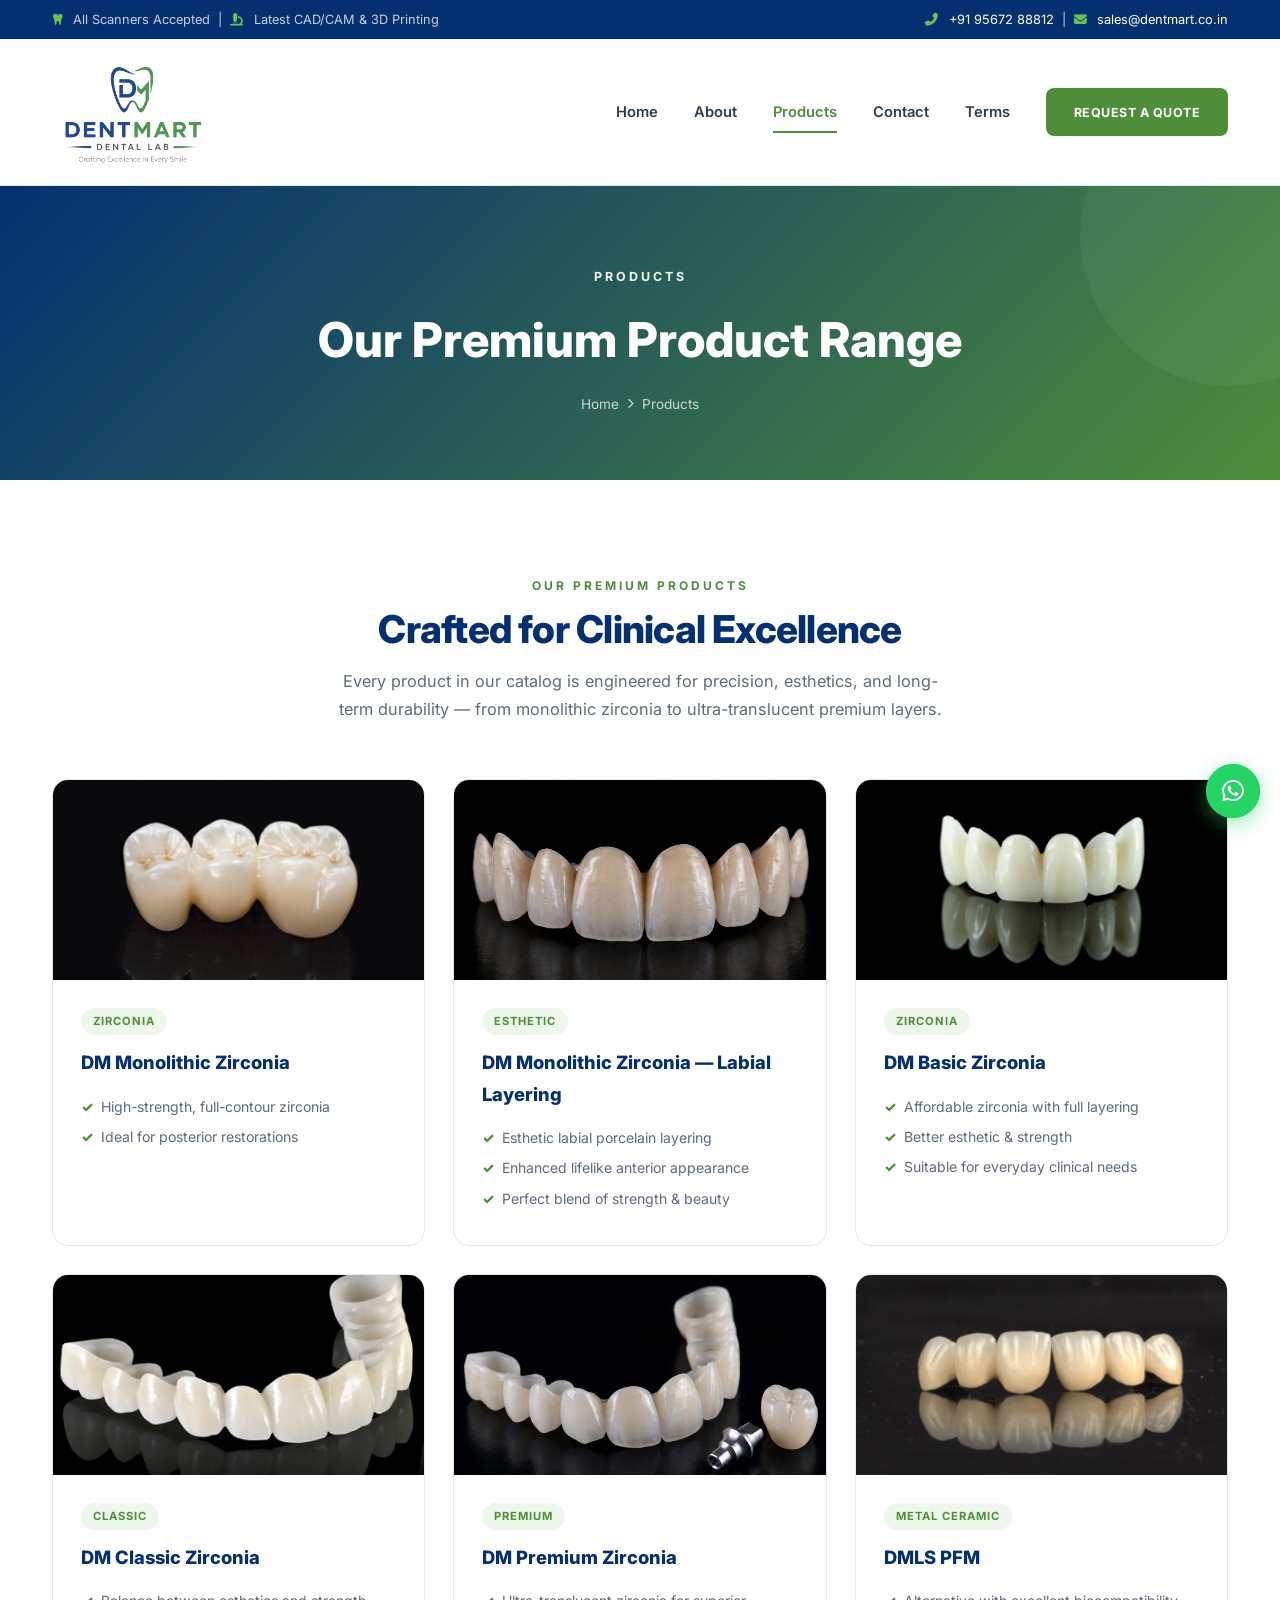
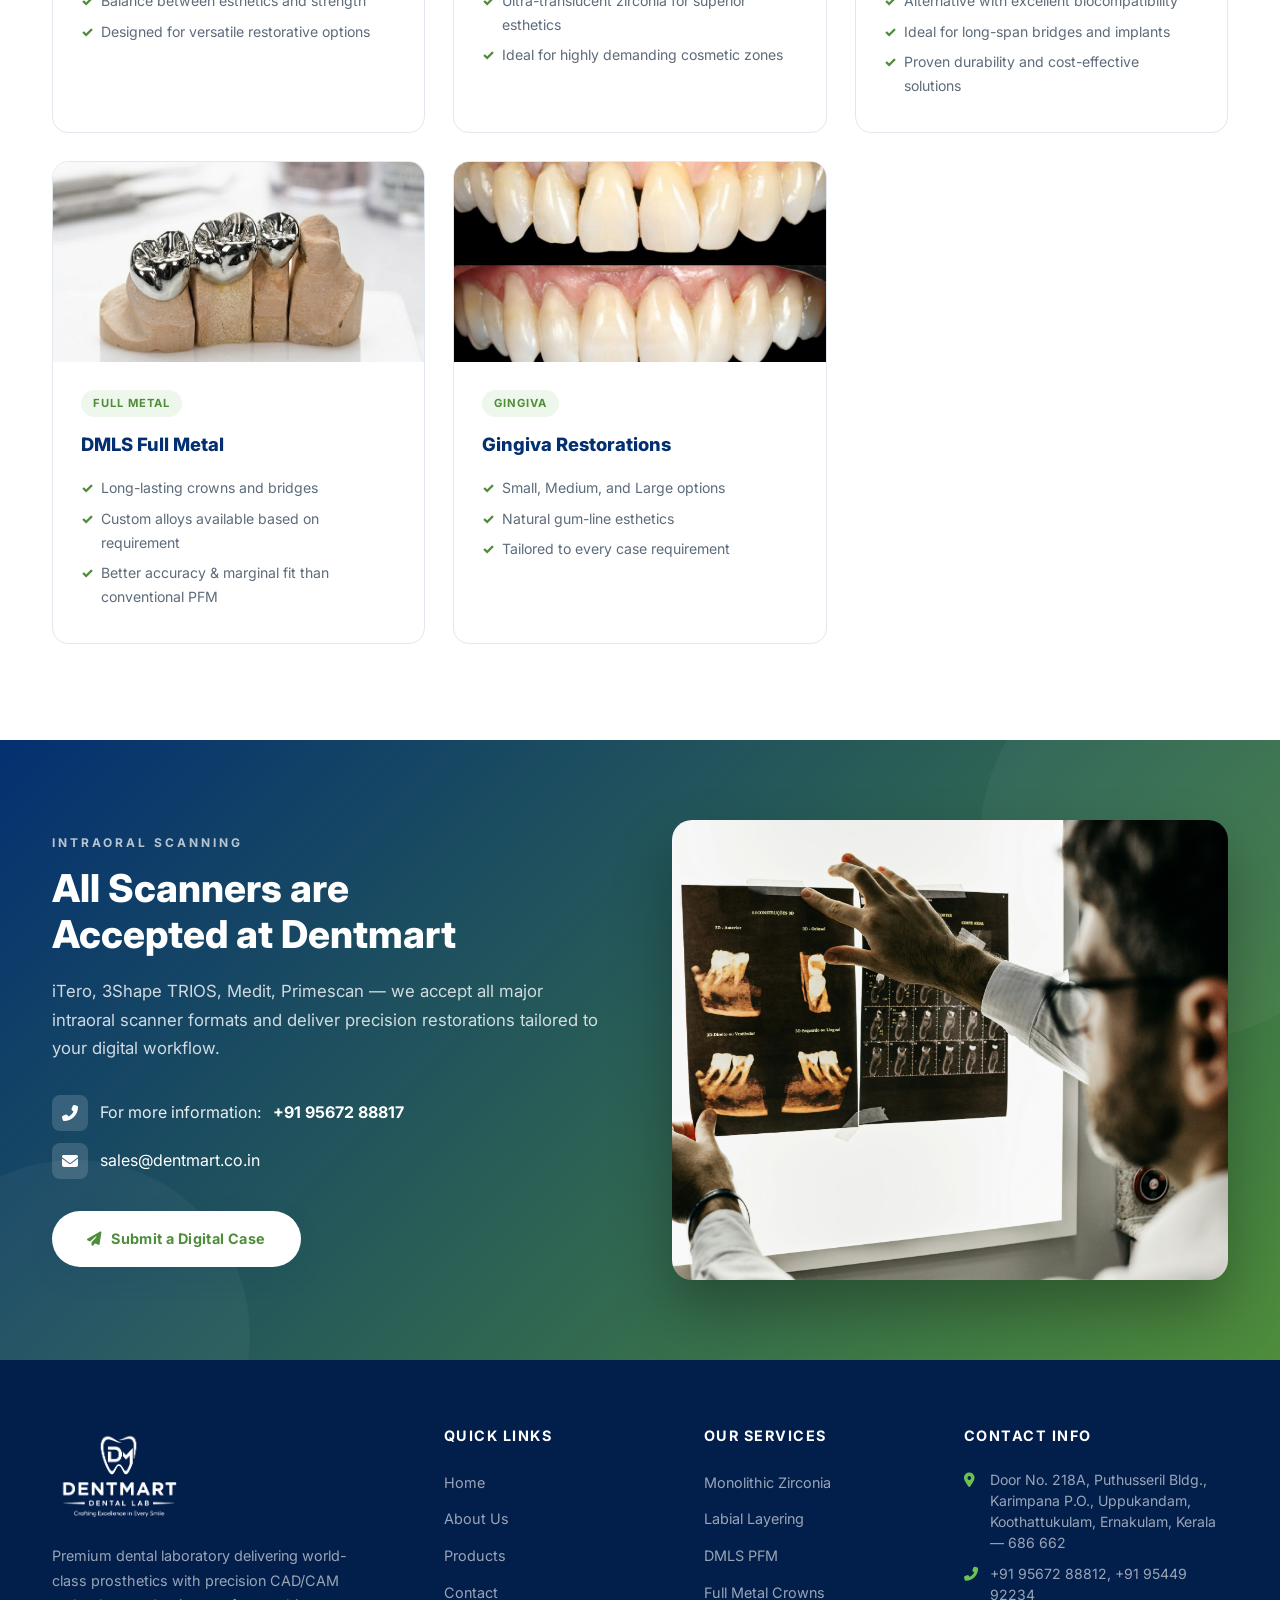
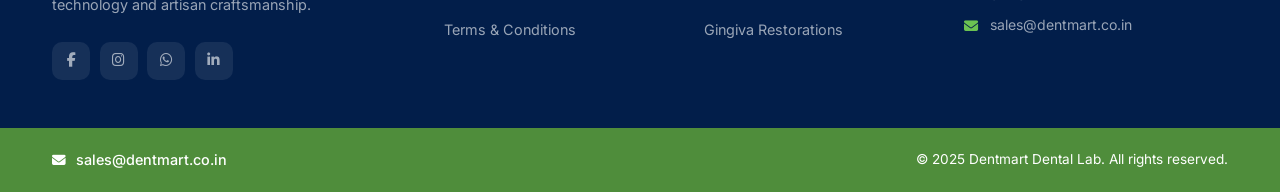
<file: products.html>
<!DOCTYPE html>
<html lang="en">
<head>
<meta charset="UTF-8">
<meta name="viewport" content="width=device-width, initial-scale=1.0">
<title>Products — Dentmart Dental Lab</title>
<meta name="description" content="Explore Dentmart's full catalog of dental prosthetics — Zirconia, PFM, Full Metal, and Gingiva restorations.">
<link href="https://fonts.googleapis.com/css2?family=Inter:wght@300;400;500;600;700;800;900&family=Dancing+Script:wght@500;600;700&display=swap" rel="stylesheet">
<link rel="stylesheet" href="https://cdnjs.cloudflare.com/ajax/libs/font-awesome/6.5.1/css/all.min.css">
<link rel="stylesheet" href="assets/style.css">
<link rel="icon" href="assets/logo.png">
</head>
<body>

<!-- Top Bar -->
<div class="topbar">
  <div class="container">
    <div><i class="fas fa-tooth"></i> All Scanners Accepted &nbsp;|&nbsp; <i class="fas fa-microscope"></i> Latest CAD/CAM &amp; 3D Printing</div>
    <div>
      <i class="fas fa-phone-alt"></i> <a href="tel:+919567288812">+91 95672 88812</a> &nbsp;|&nbsp;
      <i class="fas fa-envelope"></i> <a href="mailto:sales@dentmart.co.in">sales@dentmart.co.in</a>
    </div>
  </div>
</div>

<!-- Header -->
<header class="header">
  <div class="container">
    <a href="index.html"><img src="assets/logo.png" alt="Dentmart Dental Lab" class="logo-img"></a>
    <nav class="nav">
      <a href="index.html">Home</a>
      <a href="about.html">About</a>
      <a href="products.html" class="active">Products</a>
      <a href="contact.html">Contact</a>
      <a href="terms.html">Terms</a>
      <a href="contact.html" class="cta">Request a Quote</a>
    </nav>
    <button class="menu-toggle" aria-label="Menu"><i class="fas fa-bars"></i></button>
  </div>
</header>

<!-- Page Header -->
<section class="page-header">
  <div class="container">
    <small>Products</small>
    <h1>Our Premium Product Range</h1>
    <div class="breadcrumb">
      <a href="index.html">Home</a>
      <i class="fas fa-chevron-right"></i>
      <span>Products</span>
    </div>
  </div>
</section>

<!-- Products -->
<section class="section">
  <div class="container">
    <div class="section-head">
      <small>Our Premium Products</small>
      <h2>Crafted for Clinical Excellence</h2>
      <p>Every product in our catalog is engineered for precision, esthetics, and long-term durability — from monolithic zirconia to ultra-translucent premium layers.</p>
    </div>
    <div class="products-grid">
      <div class="product-card">
        <div class="product-img"><img src="assets/product-zirconia-mono.jpg" alt="DM Monolithic Zirconia"></div>
        <div class="product-body">
          <span class="product-tag">Zirconia</span>
          <h3>DM Monolithic Zirconia</h3>
          <ul>
            <li>High-strength, full-contour zirconia</li>
            <li>Ideal for posterior restorations</li>
          </ul>
        </div>
      </div>
      <div class="product-card">
        <div class="product-img"><img src="assets/product-zirconia-layer.jpg" alt="Labial Layering"></div>
        <div class="product-body">
          <span class="product-tag">Esthetic</span>
          <h3>DM Monolithic Zirconia — Labial Layering</h3>
          <ul>
            <li>Esthetic labial porcelain layering</li>
            <li>Enhanced lifelike anterior appearance</li>
            <li>Perfect blend of strength &amp; beauty</li>
          </ul>
        </div>
      </div>
      <div class="product-card">
        <div class="product-img"><img src="assets/product-zirconia-basic.jpg" alt="DM Basic Zirconia"></div>
        <div class="product-body">
          <span class="product-tag">Zirconia</span>
          <h3>DM Basic Zirconia</h3>
          <ul>
            <li>Affordable zirconia with full layering</li>
            <li>Better esthetic &amp; strength</li>
            <li>Suitable for everyday clinical needs</li>
          </ul>
        </div>
      </div>
      <div class="product-card">
        <div class="product-img"><img src="assets/product-zirconia-classic.jpg" alt="DM Classic Zirconia"></div>
        <div class="product-body">
          <span class="product-tag">Classic</span>
          <h3>DM Classic Zirconia</h3>
          <ul>
            <li>Balance between esthetics and strength</li>
            <li>Designed for versatile restorative options</li>
          </ul>
        </div>
      </div>
      <div class="product-card">
        <div class="product-img"><img src="assets/product-zirconia-premium.jpg" alt="DM Premium Zirconia"></div>
        <div class="product-body">
          <span class="product-tag">Premium</span>
          <h3>DM Premium Zirconia</h3>
          <ul>
            <li>Ultra-translucent zirconia for superior esthetics</li>
            <li>Ideal for highly demanding cosmetic zones</li>
          </ul>
        </div>
      </div>
      <div class="product-card">
        <div class="product-img"><img src="assets/product-pfm.jpg" alt="DMLS PFM"></div>
        <div class="product-body">
          <span class="product-tag">Metal Ceramic</span>
          <h3>DMLS PFM</h3>
          <ul>
            <li>Alternative with excellent biocompatibility</li>
            <li>Ideal for long-span bridges and implants</li>
            <li>Proven durability and cost-effective solutions</li>
          </ul>
        </div>
      </div>
      <div class="product-card">
        <div class="product-img"><img src="assets/product-metal.jpg" alt="DMLS Full Metal"></div>
        <div class="product-body">
          <span class="product-tag">Full Metal</span>
          <h3>DMLS Full Metal</h3>
          <ul>
            <li>Long-lasting crowns and bridges</li>
            <li>Custom alloys available based on requirement</li>
            <li>Better accuracy &amp; marginal fit than conventional PFM</li>
          </ul>
        </div>
      </div>
      <div class="product-card">
        <div class="product-img"><img src="assets/product-gingiva.jpg" alt="Gingiva"></div>
        <div class="product-body">
          <span class="product-tag">Gingiva</span>
          <h3>Gingiva Restorations</h3>
          <ul>
            <li>Small, Medium, and Large options</li>
            <li>Natural gum-line esthetics</li>
            <li>Tailored to every case requirement</li>
          </ul>
        </div>
      </div>
    </div>
  </div>
</section>

<!-- Intraoral Scanner CTA -->
<section class="scanner">
  <div class="container">
    <div class="scanner-content">
      <small>Intraoral Scanning</small>
      <h2>All Scanners are<br>Accepted <span class="script">at Dentmart</span></h2>
      <p>iTero, 3Shape TRIOS, Medit, Primescan — we accept all major intraoral scanner formats and deliver precision restorations tailored to your digital workflow.</p>
      <div class="scanner-info">
        <span><i class="fas fa-phone-alt"></i> For more information: <strong style="color:#fff">+91 95672 88817</strong></span>
        <span><i class="fas fa-envelope"></i> <a href="mailto:sales@dentmart.co.in" style="color:#fff">sales@dentmart.co.in</a></span>
      </div>
      <a href="contact.html" class="btn btn-light"><i class="fas fa-paper-plane"></i> Submit a Digital Case</a>
    </div>
    <div>
      <img src="assets/scanner.jpg" alt="Intraoral Scanning" class="scanner-img">
    </div>
  </div>
</section>

<!-- Footer -->
<footer class="footer">
  <div class="container">
    <div class="footer-grid">
      <div class="footer-brand">
        <img src="assets/logo.png" alt="Dentmart" class="logo-img">
        <p>Premium dental laboratory delivering world-class prosthetics with precision CAD/CAM technology and artisan craftsmanship.</p>
        <div class="footer-social">
          <a href="#" aria-label="Facebook"><i class="fab fa-facebook-f"></i></a>
          <a href="#" aria-label="Instagram"><i class="fab fa-instagram"></i></a>
          <a href="#" aria-label="WhatsApp"><i class="fab fa-whatsapp"></i></a>
          <a href="#" aria-label="LinkedIn"><i class="fab fa-linkedin-in"></i></a>
        </div>
      </div>
      <div>
        <h4>Quick Links</h4>
        <ul>
          <li><a href="index.html">Home</a></li>
          <li><a href="about.html">About Us</a></li>
          <li><a href="products.html">Products</a>
          <li><a href="contact.html">Contact</a></li>
          <li><a href="terms.html">Terms &amp; Conditions</a></li>
        </ul>
      </div>
      <div>
        <h4>Our Services</h4>
        <ul>
          <li><a href="products.html">Monolithic Zirconia</a></li>
          <li><a href="products.html">Labial Layering</a></li>
          <li><a href="products.html">DMLS PFM</a></li>
          <li><a href="products.html">Full Metal Crowns</a></li>
          <li><a href="products.html">Gingiva Restorations</a></li>
        </ul>
      </div>
      <div>
        <h4>Contact Info</h4>
        <ul class="footer-contact">
          <li><i class="fas fa-map-marker-alt"></i> Door No. 218A, Puthusseril Bldg., Karimpana P.O., Uppukandam, Koothattukulam, Ernakulam, Kerala — 686 662</li>
          <li><i class="fas fa-phone-alt"></i> +91 95672 88812, +91 95449 92234</li>
          <li><i class="fas fa-envelope"></i> sales@dentmart.co.in</li>
        </ul>
      </div>
    </div>
  </div>
  <div class="footer-bar">
    <div class="container">
      <span><i class="fas fa-envelope"></i> <a href="mailto:sales@dentmart.co.in">sales@dentmart.co.in</a></span>
      <span>&copy; 2025 Dentmart Dental Lab. All rights reserved.</span>
    </div>
  </div>
</footer>

<script src="assets/main.js"></script>
</body>
</html>
</file>
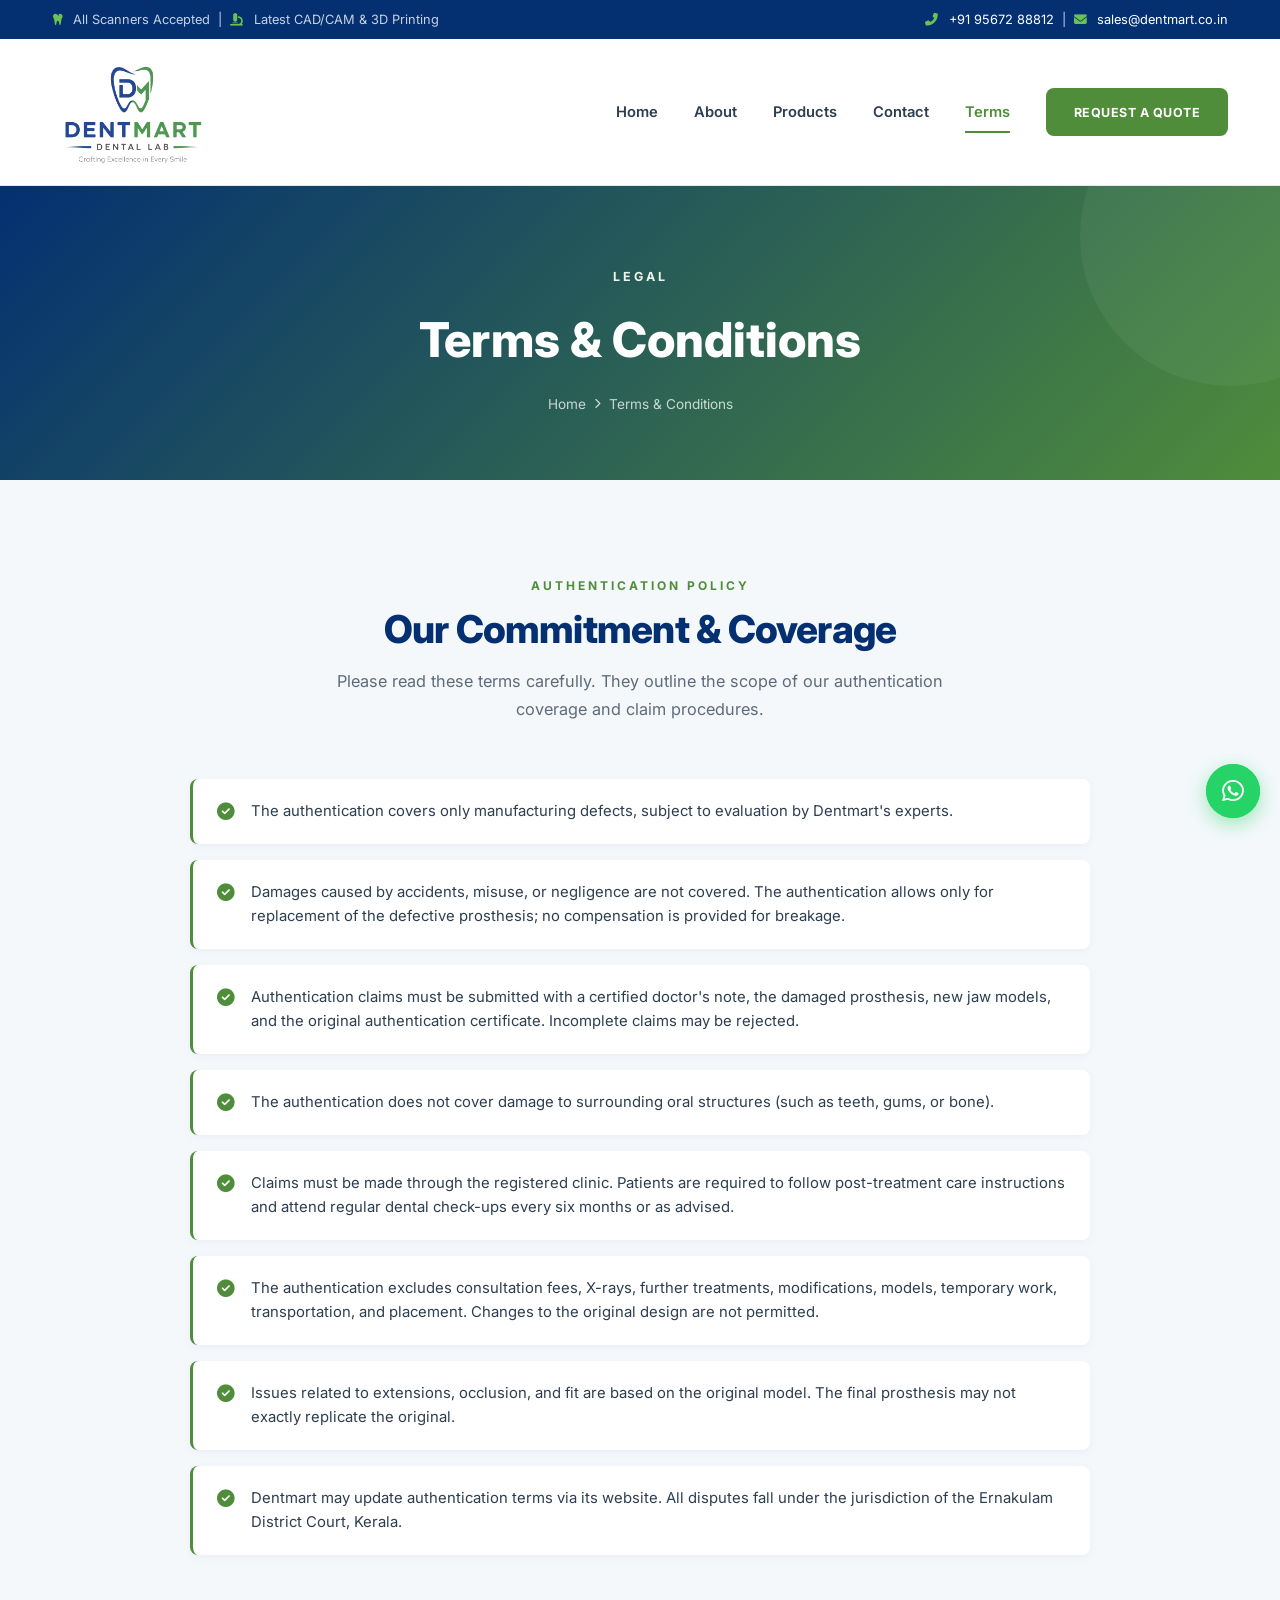
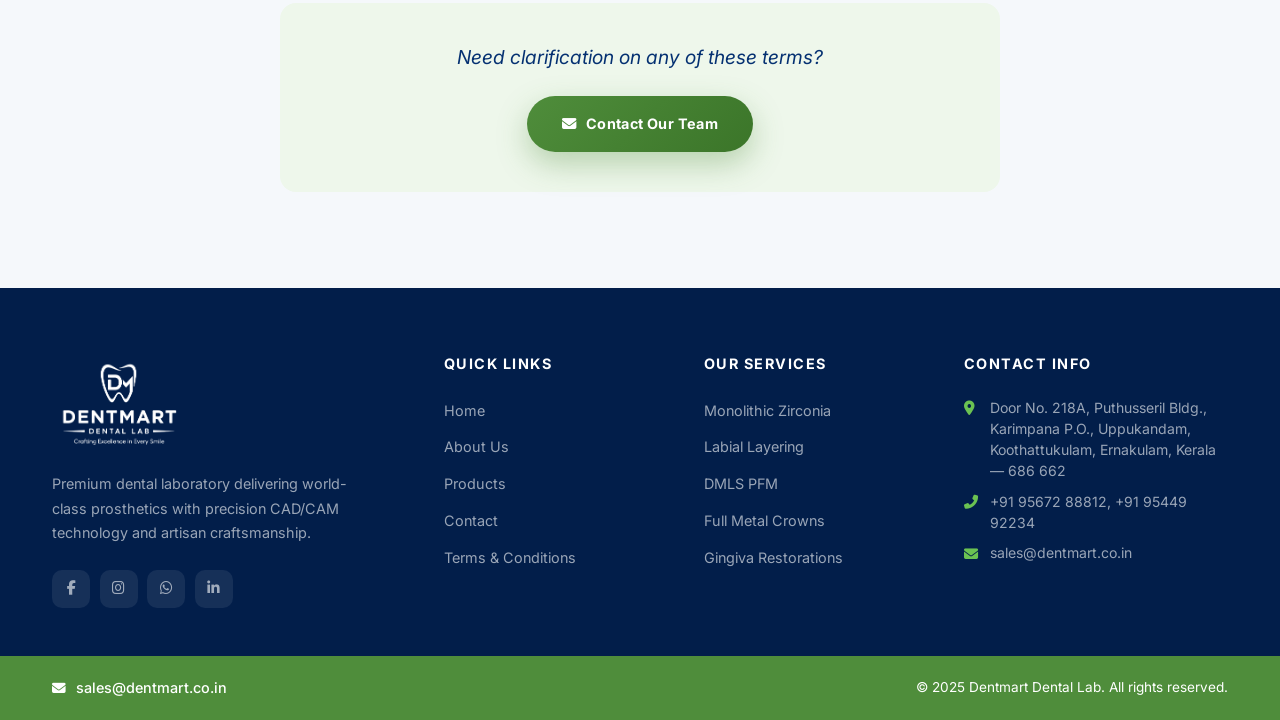
<file: terms.html>
<!DOCTYPE html>
<html lang="en">
<head>
<meta charset="UTF-8">
<meta name="viewport" content="width=device-width, initial-scale=1.0">
<title>Terms &amp; Conditions — Dentmart Dental Lab</title>
<meta name="description" content="Authentication terms and conditions for Dentmart Dental Lab products and services.">
<link href="https://fonts.googleapis.com/css2?family=Inter:wght@300;400;500;600;700;800;900&family=Dancing+Script:wght@500;600;700&display=swap" rel="stylesheet">
<link rel="stylesheet" href="https://cdnjs.cloudflare.com/ajax/libs/font-awesome/6.5.1/css/all.min.css">
<link rel="stylesheet" href="assets/style.css">
<link rel="icon" href="assets/logo.png">
</head>
<body>

<!-- Top Bar -->
<div class="topbar">
  <div class="container">
    <div><i class="fas fa-tooth"></i> All Scanners Accepted &nbsp;|&nbsp; <i class="fas fa-microscope"></i> Latest CAD/CAM &amp; 3D Printing</div>
    <div>
      <i class="fas fa-phone-alt"></i> <a href="tel:+919567288812">+91 95672 88812</a> &nbsp;|&nbsp;
      <i class="fas fa-envelope"></i> <a href="mailto:sales@dentmart.co.in">sales@dentmart.co.in</a>
    </div>
  </div>
</div>

<!-- Header -->
<header class="header">
  <div class="container">
    <a href="index.html"><img src="assets/logo.png" alt="Dentmart Dental Lab" class="logo-img"></a>
    <nav class="nav">
      <a href="index.html">Home</a>
      <a href="about.html">About</a>
      <a href="products.html">Products</a>
      <a href="contact.html">Contact</a>
      <a href="terms.html" class="active">Terms</a>
      <a href="contact.html" class="cta">Request a Quote</a>
    </nav>
    <button class="menu-toggle" aria-label="Menu"><i class="fas fa-bars"></i></button>
  </div>
</header>

<!-- Page Header -->
<section class="page-header">
  <div class="container">
    <small>Legal</small>
    <h1>Terms &amp; Conditions</h1>
    <div class="breadcrumb">
      <a href="index.html">Home</a>
      <i class="fas fa-chevron-right"></i>
      <span>Terms &amp; Conditions</span>
    </div>
  </div>
</section>

<!-- Terms -->
<section class="section terms">
  <div class="container">
    <div class="section-head">
      <small>Authentication Policy</small>
      <h2>Our Commitment &amp; Coverage</h2>
      <p>Please read these terms carefully. They outline the scope of our authentication coverage and claim procedures.</p>
    </div>

    <div class="terms-list">
      <div class="terms-item">
        <i class="fas fa-circle-check"></i>
        <p>The authentication covers only manufacturing defects, subject to evaluation by Dentmart's experts.</p>
      </div>
      <div class="terms-item">
        <i class="fas fa-circle-check"></i>
        <p>Damages caused by accidents, misuse, or negligence are not covered. The authentication allows only for replacement of the defective prosthesis; no compensation is provided for breakage.</p>
      </div>
      <div class="terms-item">
        <i class="fas fa-circle-check"></i>
        <p>Authentication claims must be submitted with a certified doctor's note, the damaged prosthesis, new jaw models, and the original authentication certificate. Incomplete claims may be rejected.</p>
      </div>
      <div class="terms-item">
        <i class="fas fa-circle-check"></i>
        <p>The authentication does not cover damage to surrounding oral structures (such as teeth, gums, or bone).</p>
      </div>
      <div class="terms-item">
        <i class="fas fa-circle-check"></i>
        <p>Claims must be made through the registered clinic. Patients are required to follow post-treatment care instructions and attend regular dental check-ups every six months or as advised.</p>
      </div>
      <div class="terms-item">
        <i class="fas fa-circle-check"></i>
        <p>The authentication excludes consultation fees, X-rays, further treatments, modifications, models, temporary work, transportation, and placement. Changes to the original design are not permitted.</p>
      </div>
      <div class="terms-item">
        <i class="fas fa-circle-check"></i>
        <p>Issues related to extensions, occlusion, and fit are based on the original model. The final prosthesis may not exactly replicate the original.</p>
      </div>
      <div class="terms-item">
        <i class="fas fa-circle-check"></i>
        <p>Dentmart may update authentication terms via its website. All disputes fall under the jurisdiction of the Ernakulam District Court, Kerala.</p>
      </div>
    </div>

    <div class="quote-block" style="margin-top:3rem">
      <p>Need clarification on any of these terms?</p>
      <a href="contact.html" class="btn btn-primary" style="margin-top:1rem"><i class="fas fa-envelope"></i> Contact Our Team</a>
    </div>
  </div>
</section>

<!-- Footer -->
<footer class="footer">
  <div class="container">
    <div class="footer-grid">
      <div class="footer-brand">
        <img src="assets/logo.png" alt="Dentmart" class="logo-img">
        <p>Premium dental laboratory delivering world-class prosthetics with precision CAD/CAM technology and artisan craftsmanship.</p>
        <div class="footer-social">
          <a href="#" aria-label="Facebook"><i class="fab fa-facebook-f"></i></a>
          <a href="#" aria-label="Instagram"><i class="fab fa-instagram"></i></a>
          <a href="#" aria-label="WhatsApp"><i class="fab fa-whatsapp"></i></a>
          <a href="#" aria-label="LinkedIn"><i class="fab fa-linkedin-in"></i></a>
        </div>
      </div>
      <div>
        <h4>Quick Links</h4>
        <ul>
          <li><a href="index.html">Home</a></li>
          <li><a href="about.html">About Us</a></li>
          <li><a href="products.html">Products</a></li>
          <li><a href="contact.html">Contact</a></li>
          <li><a href="terms.html">Terms &amp; Conditions</a></li>
        </ul>
      </div>
      <div>
        <h4>Our Services</h4>
        <ul>
          <li><a href="products.html">Monolithic Zirconia</a></li>
          <li><a href="products.html">Labial Layering</a></li>
          <li><a href="products.html">DMLS PFM</a></li>
          <li><a href="products.html">Full Metal Crowns</a></li>
          <li><a href="products.html">Gingiva Restorations</a></li>
        </ul>
      </div>
      <div>
        <h4>Contact Info</h4>
        <ul class="footer-contact">
          <li><i class="fas fa-map-marker-alt"></i> Door No. 218A, Puthusseril Bldg., Karimpana P.O., Uppukandam, Koothattukulam, Ernakulam, Kerala — 686 662</li>
          <li><i class="fas fa-phone-alt"></i> +91 95672 88812, +91 95449 92234</li>
          <li><i class="fas fa-envelope"></i> sales@dentmart.co.in</li>
        </ul>
      </div>
    </div>
  </div>
  <div class="footer-bar">
    <div class="container">
      <span><i class="fas fa-envelope"></i> <a href="mailto:sales@dentmart.co.in">sales@dentmart.co.in</a></span>
      <span>&copy; 2025 Dentmart Dental Lab. All rights reserved.</span>
    </div>
  </div>
</footer>

<script src="assets/main.js"></script>
</body>
</html>
</file>
<file: assets/style.css>
/* ===== Dentmart Dental Lab — Global Styles ===== */
:root{
  --blue:#4f8d3b;
  --blue-dark:#043071;
  --blue-darker:#021e4a;
  --blue-light:#6bc252;
  --blue-soft:#eef7eb;
  --ink:#1a1a2e;
  --text:#2c3e50;
  --text-muted:#5d6b7a;
  --text-light:#8898aa;
  --border:#e2e8f0;
  --bg:#ffffff;
  --bg-alt:#f5f8fb;
  --shadow-sm:0 2px 8px rgba(4,48,113,.05);
  --shadow:0 10px 30px rgba(4,48,113,.08);
  --shadow-lg:0 24px 60px rgba(4,48,113,.12);
  --radius:8px;
  --radius-lg:16px;
  --font-sans:'Inter',system-ui,-apple-system,sans-serif;
  --font-script:'Dancing Script',cursive;
}

*{margin:0;padding:0;box-sizing:border-box}
html{scroll-behavior:smooth}
body{font-family:var(--font-sans);color:var(--text);background:var(--bg);line-height:1.7;font-size:16px;-webkit-font-smoothing:antialiased}
a{color:inherit;text-decoration:none;transition:.25s}
img{max-width:100%;height:auto;display:block}
ul{list-style:none}

.container{max-width:1240px;margin:0 auto;padding:0 2rem}
.wave-divider{display:block;width:100%;height:80px}

/* ===== TOPBAR ===== */
.topbar{background:var(--blue-dark);color:rgba(255,255,255,.78);padding:.55rem 0;font-size:.8rem}
.topbar .container{display:flex;justify-content:space-between;align-items:center;flex-wrap:wrap;gap:.5rem}
.topbar a{color:#fff}
.topbar a:hover{color:var(--blue-light)}
.topbar i{color:var(--blue-light);margin-right:.4rem}

/* ===== HEADER ===== */
.header{background:rgba(255,255,255,.97);backdrop-filter:blur(20px);position:sticky;top:0;z-index:100;border-bottom:1px solid var(--border);padding:.8rem 0}
.header .container{display:flex;justify-content:space-between;align-items:center;gap:2rem}
.logo-img{height:120px;width:auto}
.nav{display:flex;gap:2.25rem;font-size:.92rem;font-weight:600;align-items:center}
.nav a{color:var(--text);padding:.5rem 0;position:relative}
.nav a::after{content:'';position:absolute;bottom:0;left:0;width:0;height:2px;background:var(--blue);transition:.25s}
.nav a:hover,.nav a.active{color:var(--blue)}
.nav a:hover::after,.nav a.active::after{width:100%}
.nav a.cta{background:var(--blue);color:#fff;padding:.85rem 1.75rem;border-radius:var(--radius);letter-spacing:.5px;text-transform:uppercase;font-size:.78rem;font-weight:700}
.nav a.cta::after{display:none}
.nav a.cta:hover{background:var(--blue-dark);color:#fff;transform:translateY(-1px)}
.menu-toggle{display:none;background:none;border:none;color:var(--blue-dark);font-size:1.5rem;cursor:pointer}

/* ===== HERO ===== */
.hero{background:linear-gradient(135deg,#f8fbff 0%,#eef5fc 40%,#e4eff8 100%);position:relative;overflow:hidden;padding:0 0 5rem}
.hero::before{content:'';position:absolute;top:-200px;right:-150px;width:600px;height:600px;background:radial-gradient(circle,rgba(79,141,59,.08) 0%,transparent 70%);border-radius:50%;z-index:0}
.hero::after{content:'';position:absolute;bottom:-100px;left:-100px;width:400px;height:400px;background:radial-gradient(circle,rgba(107,194,82,.06) 0%,transparent 70%);border-radius:50%;z-index:0}
.hero-top{padding:5.5rem 0 3rem;position:relative}
.hero-top::after{content:'';position:absolute;bottom:-1px;left:0;right:0;height:100px;background:var(--blue);clip-path:polygon(0 100%,100% 100%,100% 20%,0 70%)}
.story-section{position:relative;overflow:hidden;padding-bottom:9rem}
.story-section::after{content:'';position:absolute;bottom:0;left:0;right:0;height:80px;background:var(--blue);clip-path:polygon(0 100%,100% 100%,100% 30%,0 80%)}
.hero .container{position:relative;z-index:2;display:grid;grid-template-columns:1.05fr 1fr;gap:5rem;align-items:center}
.hero-badge{display:inline-flex;align-items:center;gap:.6rem;background:linear-gradient(135deg,var(--blue-soft) 0%,#dcedd8 100%);color:var(--blue);padding:.55rem 1.4rem;border-radius:50px;font-size:.78rem;font-weight:800;text-transform:uppercase;letter-spacing:2px;margin-bottom:1.5rem;border:1px solid rgba(79,141,59,.12);box-shadow:0 4px 15px rgba(79,141,59,.08)}
.hero-badge i{font-size:.85rem}
.hero h1{font-size:clamp(2.6rem,5vw,4.2rem);font-weight:900;line-height:1.08;letter-spacing:-.03em;color:var(--blue-dark);margin-bottom:1.25rem}
.hero h1 span{background:linear-gradient(135deg,var(--blue) 0%,var(--blue-light) 100%);-webkit-background-clip:text;-webkit-text-fill-color:transparent;background-clip:text}
.hero p{font-size:1.15rem;color:var(--text-muted);max-width:520px;margin-bottom:2.5rem;line-height:1.7}
.hero-btns{display:flex;gap:1.1rem;flex-wrap:wrap}
.btn{display:inline-flex;align-items:center;gap:.6rem;padding:1rem 2.2rem;border-radius:50px;font-weight:700;font-size:.9rem;border:none;cursor:pointer;transition:all .3s ease;letter-spacing:.4px}
.btn-primary{background:linear-gradient(135deg,var(--blue) 0%,#3b7529 100%);color:#fff;box-shadow:0 12px 30px rgba(79,141,59,.35)}
.btn-primary:hover{background:linear-gradient(135deg,var(--blue-dark) 0%,var(--blue) 100%);color:#fff;transform:translateY(-3px);box-shadow:0 16px 40px rgba(79,141,59,.4)}
.btn-outline{background:rgba(255,255,255,.7);color:var(--blue);border:2px solid var(--blue);backdrop-filter:blur(4px)}
.btn-outline:hover{background:var(--blue);color:#fff;transform:translateY(-3px);box-shadow:0 12px 30px rgba(79,141,59,.25)}
.btn-light{background:#fff;color:var(--blue);box-shadow:var(--shadow)}
.btn-light:hover{background:var(--blue-soft);color:var(--blue-dark)}

.hero-img-wrap{position:relative}
.hero-img-wrap::before{content:'';position:absolute;top:-12px;right:-12px;width:100%;height:100%;background:linear-gradient(135deg,var(--blue) 0%,var(--blue-light) 100%);border-radius:24px;opacity:.15;z-index:0;transform:rotate(2deg)}
.hero-img-wrap::after{content:'';position:absolute;inset:0;background:linear-gradient(135deg,rgba(79,141,59,.03) 0%,transparent 60%);border-radius:24px;z-index:2;pointer-events:none}
.hero-img{border-radius:24px;width:100%;height:520px;object-fit:cover;position:relative;z-index:1;box-shadow:0 40px 80px rgba(4,48,113,.18);border:1px solid rgba(255,255,255,.6)}
.hero-bubble{position:absolute;background:rgba(255,255,255,.95);padding:1rem 1.5rem;border-radius:16px;box-shadow:0 20px 50px rgba(4,48,113,.12);display:flex;align-items:center;gap:1rem;z-index:3;font-size:.9rem;font-weight:700;color:var(--blue-dark);backdrop-filter:blur(10px);border:1px solid rgba(255,255,255,.8);animation:float 4s ease-in-out infinite}
.hero-bubble i{color:#fff;font-size:1.1rem;background:linear-gradient(135deg,var(--blue) 0%,var(--blue-light) 100%);width:44px;height:44px;display:flex;align-items:center;justify-content:center;border-radius:12px;box-shadow:0 6px 15px rgba(79,141,59,.25)}
.hero-bubble.top{top:2rem;left:-2.5rem;animation-delay:0s}
.hero-bubble.bottom{bottom:2.5rem;right:-1.5rem;animation-delay:2s}
@keyframes float{0%,100%{transform:translateY(0)}50%{transform:translateY(-8px)}}

.hero-deco{position:absolute;border-radius:50%;background:var(--blue);opacity:.04;z-index:0;pointer-events:none}
.hero-deco.d1{width:300px;height:300px;top:10%;left:5%}
.hero-deco.d2{width:180px;height:180px;bottom:20%;left:35%}
.hero-deco.d3{width:120px;height:120px;top:30%;right:8%}

/* ===== SECTION BASE ===== */
.section{padding:6rem 0}
.section-alt{background:var(--bg-alt)}
.section-head{text-align:center;margin-bottom:3.5rem}
.section-head small{color:var(--blue);font-weight:700;text-transform:uppercase;letter-spacing:3px;font-size:.75rem;display:block;margin-bottom:.6rem}
.section-head h2{font-size:clamp(1.75rem,3vw,2.5rem);font-weight:800;color:var(--blue-dark);letter-spacing:-.02em;line-height:1.2}
.section-head p{color:var(--text-muted);max-width:620px;margin:1rem auto 0;font-size:1.02rem}

/* ===== STATS ===== */
.stats{background:var(--blue);padding:3rem 0;color:#fff}
.stats-grid{display:grid;grid-template-columns:repeat(4,1fr);gap:2rem;text-align:center}
.stat h3{font-size:2.6rem;font-weight:800;line-height:1;margin-bottom:.35rem}
.stat p{font-size:.8rem;text-transform:uppercase;letter-spacing:2px;color:rgba(255,255,255,.85);font-weight:600}

/* ===== MISSION VISION ===== */
.mv-grid{display:grid;grid-template-columns:1fr 1fr;gap:2.5rem}
.mv-card{background:#fff;border:1px solid var(--border);border-radius:var(--radius-lg);padding:2.5rem 2.25rem;transition:.3s;position:relative;overflow:hidden}
.mv-card::before{content:'';position:absolute;top:0;left:0;width:100%;height:4px;background:var(--blue)}
.mv-card:hover{transform:translateY(-6px);box-shadow:var(--shadow-lg);border-color:transparent}
.mv-icon{width:64px;height:64px;background:var(--blue-soft);color:var(--blue);border-radius:14px;display:flex;align-items:center;justify-content:center;font-size:1.6rem;margin-bottom:1.25rem}
.mv-card h3{font-size:1.35rem;font-weight:800;color:var(--blue-dark);margin-bottom:.75rem}
.mv-card p,.mv-card li{color:var(--text-muted);line-height:1.75}
.mv-card ul{margin-top:.75rem}
.mv-card li{position:relative;padding-left:1.5rem;margin-bottom:.6rem}
.mv-card li::before{content:'';position:absolute;left:0;top:.7rem;width:8px;height:8px;background:var(--blue);border-radius:50%}

/* ===== PRODUCTS ===== */
.products-grid{display:grid;grid-template-columns:repeat(3,1fr);gap:1.75rem}
.product-card{background:#fff;border:1px solid var(--border);border-radius:var(--radius-lg);overflow:hidden;transition:.3s;display:flex;flex-direction:column}
.product-card:hover{transform:translateY(-6px);box-shadow:var(--shadow-lg);border-color:transparent}
.product-img{height:200px;overflow:hidden;background:var(--blue-soft)}
.product-img img{width:100%;height:100%;object-fit:cover;transition:.5s}
.product-card:hover .product-img img{transform:scale(1.06)}
.product-body{padding:1.75rem;flex:1;display:flex;flex-direction:column}
.product-tag{display:inline-block;background:var(--blue-soft);color:var(--blue);padding:.25rem .75rem;border-radius:20px;font-size:.7rem;font-weight:700;text-transform:uppercase;letter-spacing:1px;margin-bottom:.75rem;align-self:flex-start}
.product-body h3{font-size:1.15rem;font-weight:800;color:var(--blue-dark);margin-bottom:.5rem}
.product-body ul{flex:1;margin-top:.5rem}
.product-body li{font-size:.88rem;color:var(--text-muted);padding-left:1.25rem;position:relative;margin-bottom:.4rem}
.product-body li::before{content:'✓';position:absolute;left:0;color:var(--blue);font-weight:800}

/* ===== WHY CHOOSE ===== */
.why-grid{display:grid;grid-template-columns:repeat(3,1fr);gap:2rem}
.why-card{text-align:center;padding:2rem 1.5rem}
.why-icon{width:72px;height:72px;background:var(--blue);color:#fff;border-radius:50%;display:inline-flex;align-items:center;justify-content:center;font-size:1.8rem;margin-bottom:1.25rem;box-shadow:0 10px 30px rgba(79,141,59,.3)}
.why-card h3{font-size:1.1rem;font-weight:800;color:var(--blue-dark);margin-bottom:.5rem}
.why-card p{font-size:.9rem;color:var(--text-muted);line-height:1.6}

.quote-block{margin-top:4rem;text-align:center;padding:2.5rem;background:var(--blue-soft);border-radius:var(--radius-lg);max-width:720px;margin-left:auto;margin-right:auto}
.quote-block p{font-style:italic;font-size:1.2rem;color:var(--blue-dark);line-height:1.5;margin-bottom:.5rem}
.quote-block span{color:var(--blue);font-weight:700;font-size:.9rem;text-transform:uppercase;letter-spacing:2px}

/* ===== PRICE TABLE ===== */
.price-head{background:linear-gradient(135deg,var(--blue),var(--blue-dark));color:#fff;padding:1rem 2rem;border-radius:40px;display:inline-block;font-weight:700;font-size:.95rem;letter-spacing:1px;margin-bottom:2.5rem}
.price-wrap{max-width:880px;margin:0 auto}
.price-category{margin-bottom:2.5rem}
.price-category h3{background:var(--blue-soft);color:var(--blue);padding:.7rem 1.25rem;border-radius:var(--radius);font-size:.95rem;font-weight:800;letter-spacing:1.5px;text-transform:uppercase;margin-bottom:.5rem;border-left:4px solid var(--blue)}
.price-row{display:grid;grid-template-columns:40px 1fr auto;gap:1rem;padding:1.1rem 1.25rem;border-bottom:1px solid var(--border);align-items:center;transition:.2s}
.price-row:hover{background:var(--bg-alt)}
.price-num{color:var(--blue);font-weight:700;font-size:.95rem}
.price-name{color:var(--text);font-size:.95rem}
.price-rate{color:var(--blue-dark);font-weight:800;font-size:1.05rem;white-space:nowrap}
.price-rate::before{content:'₹';margin-right:2px;color:var(--blue);font-weight:600}
.price-note{text-align:center;margin-top:1.5rem;color:var(--text-muted);font-size:.85rem}

/* ===== INTRAORAL CTA ===== */
.scanner{background:linear-gradient(135deg,var(--blue-dark),var(--blue));color:#fff;padding:5rem 0;position:relative;overflow:hidden}
.scanner::before{content:'';position:absolute;top:-100px;right:-100px;width:400px;height:400px;background:rgba(255,255,255,.04);border-radius:50%}
.scanner::after{content:'';position:absolute;bottom:-150px;left:-100px;width:350px;height:350px;background:rgba(255,255,255,.04);border-radius:50%}
.scanner .container{position:relative;z-index:1;display:grid;grid-template-columns:1fr 1fr;gap:4rem;align-items:center}
.scanner-content small{color:rgba(255,255,255,.7);font-weight:700;text-transform:uppercase;letter-spacing:3px;font-size:.75rem;display:block;margin-bottom:.75rem}
.scanner-content h2{font-size:clamp(1.9rem,3vw,2.6rem);font-weight:800;margin-bottom:1.25rem;line-height:1.2}
.scanner-content .script{font-family:var(--font-sans);font-weight:800;color:#fff;font-size:1em}
.scanner-content p{color:rgba(255,255,255,.8);margin-bottom:2rem;font-size:1.05rem}
.scanner-info{display:flex;flex-direction:column;gap:.75rem;margin-bottom:2rem}
.scanner-info span{display:flex;align-items:center;gap:.75rem;color:rgba(255,255,255,.9)}
.scanner-info i{color:#fff;background:rgba(255,255,255,.15);width:36px;height:36px;display:flex;align-items:center;justify-content:center;border-radius:8px}
.scanner-img{border-radius:20px;box-shadow:0 30px 60px rgba(0,0,0,.3);width:100%;height:460px;object-fit:cover}

/* ===== TERMS ===== */
.terms{background:var(--bg-alt)}
.terms-list{max-width:900px;margin:0 auto;display:grid;gap:1rem}
.terms-item{background:#fff;border-radius:var(--radius);padding:1.25rem 1.5rem;display:grid;grid-template-columns:auto 1fr;gap:1rem;align-items:flex-start;border-left:3px solid var(--blue);box-shadow:var(--shadow-sm)}
.terms-item i{color:var(--blue);font-size:1.1rem;margin-top:.25rem}
.terms-item p{font-size:.93rem;color:var(--text);line-height:1.65}

/* ===== CONTACT ===== */
.contact-grid{display:grid;grid-template-columns:1fr 1fr;gap:3rem;align-items:flex-start}
.contact-info{background:var(--blue);color:#fff;padding:3rem 2.5rem;border-radius:var(--radius-lg);position:relative;overflow:hidden}
.contact-info::before{content:'';position:absolute;top:-80px;right:-80px;width:250px;height:250px;background:rgba(255,255,255,.06);border-radius:50%}
.contact-info h3{font-size:1.6rem;font-weight:800;margin-bottom:.5rem;position:relative}
.contact-info > p{color:rgba(255,255,255,.8);margin-bottom:2rem;position:relative}
.contact-row{display:flex;gap:1rem;margin-bottom:1.5rem;position:relative;z-index:1}
.contact-row i{width:42px;height:42px;background:rgba(255,255,255,.15);border-radius:10px;display:flex;align-items:center;justify-content:center;font-size:1rem;flex-shrink:0}
.contact-row h5{font-size:.75rem;text-transform:uppercase;letter-spacing:1.5px;color:rgba(255,255,255,.7);margin-bottom:.25rem;font-weight:600}
.contact-row p,.contact-row a{color:#fff;font-weight:500;font-size:.95rem;line-height:1.5;display:block}
.contact-row a:hover{color:var(--blue-soft)}

.contact-form{background:#fff;border:1px solid var(--border);border-radius:var(--radius-lg);padding:2.5rem;box-shadow:var(--shadow-sm)}
.contact-form h3{font-size:1.4rem;font-weight:800;color:var(--blue-dark);margin-bottom:.5rem}
.contact-form > p{color:var(--text-muted);margin-bottom:1.75rem;font-size:.92rem}
.form-row{display:grid;grid-template-columns:1fr 1fr;gap:1rem;margin-bottom:1rem}
.form-group{margin-bottom:1rem}
.form-group label{display:block;font-size:.8rem;font-weight:600;color:var(--blue-dark);margin-bottom:.4rem;text-transform:uppercase;letter-spacing:.5px}
.form-group input,.form-group textarea,.form-group select{width:100%;padding:.8rem 1rem;border:1.5px solid var(--border);border-radius:var(--radius);font-family:inherit;font-size:.93rem;color:var(--text);background:#fff;transition:.2s}
.form-group input:focus,.form-group textarea:focus,.form-group select:focus{outline:none;border-color:var(--blue);box-shadow:0 0 0 3px rgba(79,141,59,.12)}
.form-group textarea{min-height:120px;resize:vertical}
.contact-form button{width:100%}

/* ===== FOOTER ===== */
.footer{background:var(--blue-darker);color:rgba(255,255,255,.6);padding:4rem 0 0}
.footer-grid{display:grid;grid-template-columns:1.6fr 1fr 1fr 1.2fr;gap:2.5rem;margin-bottom:3rem}
.footer-brand .logo-img{height:100px;margin-bottom:1.25rem;filter:brightness(0) invert(1)}
.footer-brand p{font-size:.9rem;line-height:1.7;max-width:300px;margin-bottom:1.5rem}
.footer-social{display:flex;gap:.6rem}
.footer-social a{width:38px;height:38px;background:rgba(255,255,255,.08);color:#fff;border-radius:10px;display:flex;align-items:center;justify-content:center;font-size:.9rem}
.footer-social a:hover{background:var(--blue);color:#fff;transform:translateY(-2px)}
.footer h4{color:#fff;font-size:.9rem;font-weight:700;margin-bottom:1.25rem;text-transform:uppercase;letter-spacing:1.5px}
.footer li{margin-bottom:.6rem}
.footer a{color:rgba(255,255,255,.6);font-size:.9rem}
.footer a:hover{color:var(--blue-light)}
.footer-contact li{display:flex;gap:.75rem;align-items:flex-start;font-size:.88rem;line-height:1.5}
.footer-contact i{color:var(--blue-light);margin-top:.3rem;width:14px;flex-shrink:0}
.footer-bar{background:var(--blue);padding:1.25rem 0;color:#fff;font-size:.85rem}
.footer-bar .container{display:flex;justify-content:space-between;align-items:center;flex-wrap:wrap;gap:1rem}
.footer-bar a{color:#fff;font-weight:500}
.footer-bar a:hover{color:var(--blue-soft)}
.footer-bar i{margin-right:.4rem}

/* ===== PAGE HEADER (for inner pages) ===== */
.page-header{background:linear-gradient(135deg,var(--blue-dark),var(--blue));color:#fff;padding:5rem 0 4rem;text-align:center;position:relative;overflow:hidden}
.page-header::before{content:'';position:absolute;top:-100px;right:-100px;width:300px;height:300px;background:rgba(255,255,255,.05);border-radius:50%}
.page-header small{color:var(--blue-soft);text-transform:uppercase;font-weight:700;letter-spacing:3px;font-size:.78rem;display:block;margin-bottom:.75rem;position:relative}
.page-header h1{font-size:clamp(2rem,4vw,3rem);font-weight:800;position:relative}
.breadcrumb{display:flex;justify-content:center;align-items:center;gap:.5rem;font-size:.85rem;color:rgba(255,255,255,.75);margin-top:.75rem;position:relative}
.breadcrumb a:hover{color:#fff}
.breadcrumb i{font-size:.65rem}

/* ===== EQUIPMENT / TECHNOLOGY ===== */
.equipment-section{background:var(--bg-alt);padding:5rem 0}
.equipment-grid{display:grid;grid-template-columns:repeat(auto-fit,minmax(260px,1fr));gap:2rem;margin-top:2.5rem}
.equipment-card{background:#fff;border-radius:var(--radius-lg);overflow:hidden;box-shadow:var(--shadow-sm);border:1px solid var(--border);transition:.3s}
.equipment-card:hover{transform:translateY(-6px);box-shadow:var(--shadow)}
.equipment-img{height:220px;overflow:hidden;display:flex;align-items:center;justify-content:center;background:#f8fafc}
.equipment-img img{width:100%;height:100%;object-fit:cover}
.equipment-body{padding:1.5rem}
.equipment-body h3{font-size:1.05rem;font-weight:700;color:var(--blue-dark);margin-bottom:.4rem}
.equipment-body p{font-size:.85rem;color:var(--text-muted);line-height:1.6}
.equipment-tag{display:inline-block;background:var(--blue-soft);color:var(--blue);font-size:.7rem;font-weight:700;text-transform:uppercase;letter-spacing:.8px;padding:.35rem .85rem;border-radius:99px;margin-bottom:.75rem}

/* ===== TESTIMONIALS ===== */
.testimonials-section{padding:5rem 0;background:#fff}
.testimonials-grid{display:grid;grid-template-columns:repeat(3,1fr);gap:2rem;margin-top:2.5rem}
.testimonial-card{background:#fff;border-radius:var(--radius-lg);overflow:hidden;border:1px solid var(--border);box-shadow:var(--shadow-sm);transition:.3s}
.testimonial-card:hover{box-shadow:var(--shadow)}
.ba-slider{position:relative;width:100%;height:240px;overflow:hidden;cursor:col-resize;user-select:none;-webkit-user-select:none;touch-action:none}
.ba-slider img{position:absolute;top:0;left:0;width:100%;height:100%;object-fit:cover}
.ba-before-layer,.ba-after-layer{position:absolute;top:0;left:0;width:100%;height:100%}
.ba-before-layer{clip-path:inset(0 50% 0 0)}
.ba-after-layer{clip-path:inset(0 0 0 50%)}
.ba-before-layer img,.ba-after-layer img{position:absolute;top:0;left:0;width:100%;height:100%;object-fit:cover}
.ba-handle{position:absolute;top:0;bottom:0;left:50%;width:40px;transform:translateX(-50%);z-index:10;cursor:col-resize;display:flex;align-items:center;justify-content:center}
.ba-handle::after{content:'';position:absolute;top:0;bottom:0;left:50%;transform:translateX(-50%);width:3px;background:#fff;box-shadow:0 0 10px rgba(0,0,0,.4)}
.ba-handle::before{content:'\f337';font-family:'Font Awesome 6 Free';font-weight:900;font-size:11px;color:var(--blue);position:absolute;top:50%;left:50%;transform:translate(-50%,-50%);width:36px;height:36px;background:#fff;border-radius:50%;box-shadow:0 2px 10px rgba(0,0,0,.3);display:flex;align-items:center;justify-content:center;z-index:12}
.ba-label{position:absolute;top:12px;padding:4px 10px;border-radius:99px;font-size:.65rem;font-weight:700;text-transform:uppercase;letter-spacing:.5px;z-index:5;pointer-events:none}
.ba-label.before{left:12px;background:rgba(0,0,0,.5);color:#fff}
.ba-label.after{right:12px;background:var(--blue);color:#fff}
.testimonial-body{padding:1.5rem}
.testimonial-body p{color:var(--text-muted);font-size:.9rem;line-height:1.7;margin-bottom:1.25rem}
.testimonial-author{display:flex;align-items:center;gap:.75rem}
.testimonial-avatar{width:40px;height:40px;border-radius:50%;background:var(--blue-soft);display:flex;align-items:center;justify-content:center;color:var(--blue);font-weight:700;font-size:.85rem}
.testimonial-author-info h4{font-size:.9rem;font-weight:700;color:var(--blue-dark);margin-bottom:.15rem}
.testimonial-author-info span{font-size:.78rem;color:var(--text-muted)}

/* ===== FEEDBACK / DOCTOR TESTIMONIALS ===== */
.feedback-grid{display:grid;grid-template-columns:repeat(3,1fr);gap:2rem;margin-top:2.5rem}
.feedback-card{background:#fff;border-radius:var(--radius-lg);padding:2rem;border:1px solid var(--border);box-shadow:var(--shadow-sm);transition:.3s;position:relative}
.feedback-card:hover{box-shadow:var(--shadow);transform:translateY(-4px)}
.feedback-card::before{content:'\f10d';font-family:'Font Awesome 6 Free';font-weight:900;font-size:2rem;color:var(--blue-soft);position:absolute;top:1.5rem;right:1.5rem;line-height:1}
.feedback-stars{color:#f5b041;margin-bottom:1rem;font-size:.85rem}
.feedback-card p{color:var(--text-muted);font-size:.92rem;line-height:1.8;margin-bottom:1.5rem}
.feedback-author{display:flex;align-items:center;gap:.75rem}
.feedback-avatar{width:44px;height:44px;border-radius:50%;background:var(--blue-soft);display:flex;align-items:center;justify-content:center;color:var(--blue);font-weight:700;font-size:.85rem;flex-shrink:0}
.feedback-author h4{font-size:.9rem;font-weight:700;color:var(--blue-dark)}
.feedback-author span{font-size:.78rem;color:var(--text-muted)}

/* ===== RESPONSIVE ===== */
@media(max-width:1024px){
  .hero .container,.scanner .container,.contact-grid,.mv-grid{grid-template-columns:1fr;gap:3rem}
  .hero-img{height:380px}
  .products-grid,.why-grid,.testimonials-grid,.feedback-grid{grid-template-columns:repeat(2,1fr)}
  .stats-grid{grid-template-columns:repeat(2,1fr);gap:2.5rem}
  .footer-grid{grid-template-columns:1fr 1fr;gap:2rem}
  .hero-img-wrap::before{display:none}
}
/* ===== SCROLL REVEAL ANIMATIONS ===== */
.reveal{opacity:0;transform:translateY(40px);transition:opacity .7s ease,transform .7s ease}
.reveal.active{opacity:1;transform:translateY(0)}
.reveal-left{opacity:0;transform:translateX(-50px);transition:opacity .7s ease,transform .7s ease}
.reveal-left.active{opacity:1;transform:translateX(0)}
.reveal-right{opacity:0;transform:translateX(50px);transition:opacity .7s ease,transform .7s ease}
.reveal-right.active{opacity:1;transform:translateX(0)}
.reveal-scale{opacity:0;transform:scale(.92);transition:opacity .7s ease,transform .7s ease}
.reveal-scale.active{opacity:1;transform:scale(1)}
.reveal-delay-1{transition-delay:.1s}
.reveal-delay-2{transition-delay:.2s}
.reveal-delay-3{transition-delay:.3s}
.reveal-delay-4{transition-delay:.4s}
.reveal-delay-5{transition-delay:.5s}

/* ===== BACK TO TOP ===== */
.back-to-top{position:fixed;bottom:24px;right:24px;width:44px;height:44px;background:var(--blue);color:#fff;border-radius:50%;display:flex;align-items:center;justify-content:center;font-size:1rem;cursor:pointer;opacity:0;visibility:hidden;transform:translateY(20px);transition:all .3s ease;z-index:99;box-shadow:0 4px 12px rgba(79,141,59,.4)}
.back-to-top.visible{opacity:1;visibility:visible;transform:translateY(0)}
.back-to-top:hover{background:var(--blue-dark);transform:translateY(-3px)}

/* ===== WHATSAPP FLOATING WIDGET ===== */
.whatsapp-float{position:fixed;bottom:82px;right:20px;z-index:999;display:flex;align-items:center;gap:0;flex-direction:row-reverse}
.whatsapp-btn{width:54px;height:54px;background:#25d366;border-radius:50%;display:flex;align-items:center;justify-content:center;font-size:1.55rem;color:#fff;box-shadow:0 6px 20px rgba(37,211,102,.45);cursor:pointer;text-decoration:none;transition:transform .3s ease,box-shadow .3s ease;position:relative;flex-shrink:0}
.whatsapp-btn:hover{transform:scale(1.12);box-shadow:0 10px 28px rgba(37,211,102,.55);color:#fff}
.whatsapp-btn::before{content:'';position:absolute;inset:0;border-radius:50%;background:#25d366;animation:wa-pulse 2.2s ease-out infinite;z-index:-1}
@keyframes wa-pulse{0%{transform:scale(1);opacity:.7}70%{transform:scale(1.75);opacity:0}100%{transform:scale(1.75);opacity:0}}
.whatsapp-tooltip{background:#1a1a2e;color:#fff;font-size:.78rem;font-weight:600;padding:.45rem .9rem;border-radius:20px;white-space:nowrap;box-shadow:0 4px 14px rgba(0,0,0,.2);opacity:0;transform:translateX(8px);transition:all .25s ease;pointer-events:none;margin-right:.65rem}
.whatsapp-float:hover .whatsapp-tooltip{opacity:1;transform:translateX(0)}

/* ===== IMAGE HOVER ZOOM ===== */
.zoom-wrap{overflow:hidden;border-radius:var(--radius)}
.zoom-wrap img{transition:transform .5s ease}
.zoom-wrap:hover img{transform:scale(1.08)}

/* ===== COUNTER ANIMATION ===== */
.counter-value{font-size:2.5rem;font-weight:800;color:var(--blue-light);line-height:1}

/* ===== STICKY HEADER SCROLL SHADOW ===== */
.header.scrolled{box-shadow:0 4px 20px rgba(4,48,113,.1)}

/* ===== PARALLAX HERO ===== */
.hero{position:relative;overflow:hidden}

@media(max-width:720px){
  .topbar{display:none}
  .nav{display:none}
  .nav.open{display:flex;position:absolute;top:100%;left:0;right:0;background:#fff;flex-direction:column;padding:1.5rem 2rem;box-shadow:var(--shadow);gap:1rem;border-top:1px solid var(--border)}
  .menu-toggle{display:block}
  .section{padding:4rem 0}
  .products-grid,.why-grid,.stats-grid,.footer-grid,.form-row,.equipment-grid,.testimonials-grid,.feedback-grid{grid-template-columns:1fr}
  .hero-bubble{display:none}
  .price-row{grid-template-columns:30px 1fr auto;gap:.75rem;padding:.9rem 1rem}
  .footer-bar .container{flex-direction:column;text-align:center}
  .container{padding:0 1.25rem}
  .back-to-top{bottom:16px;right:16px;width:40px;height:40px}
  .whatsapp-float{bottom:68px;right:14px}
  .whatsapp-btn{width:48px;height:48px;font-size:1.35rem}
  .whatsapp-tooltip{display:none}
}
</file>
